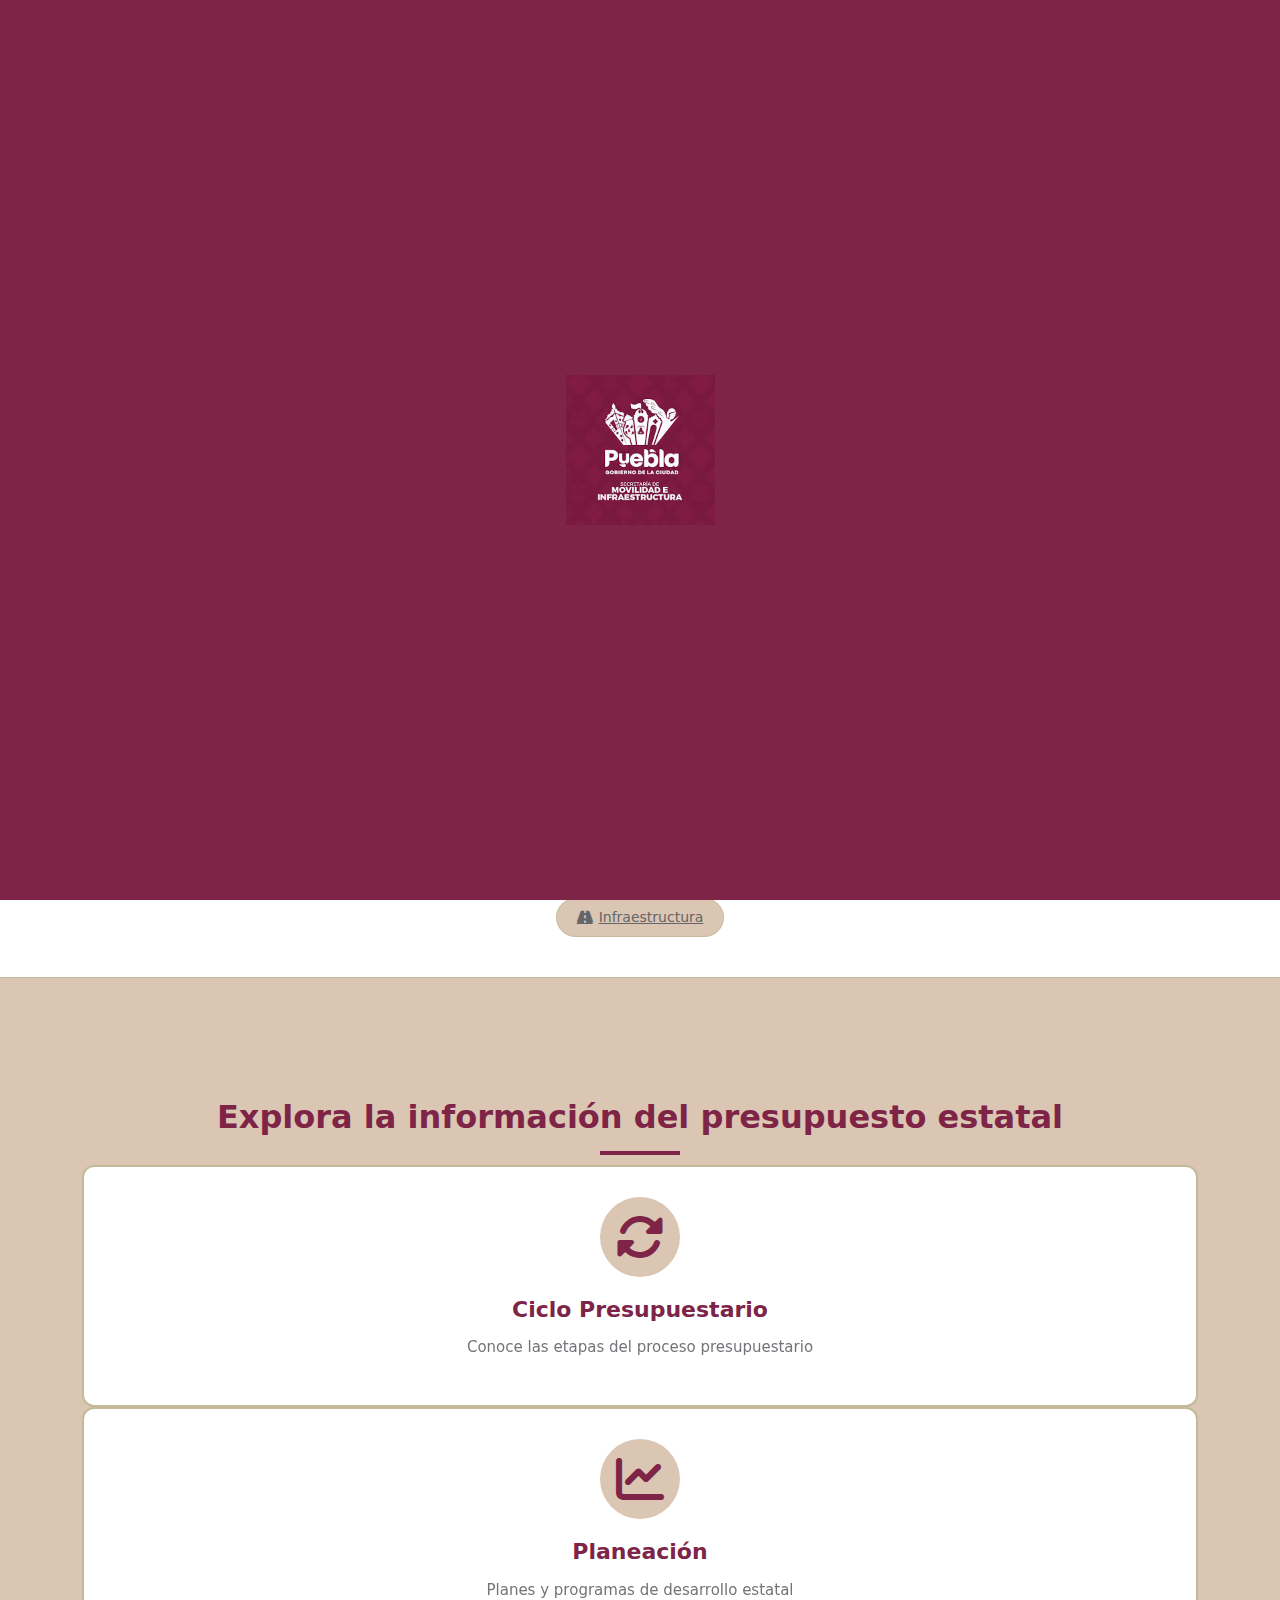
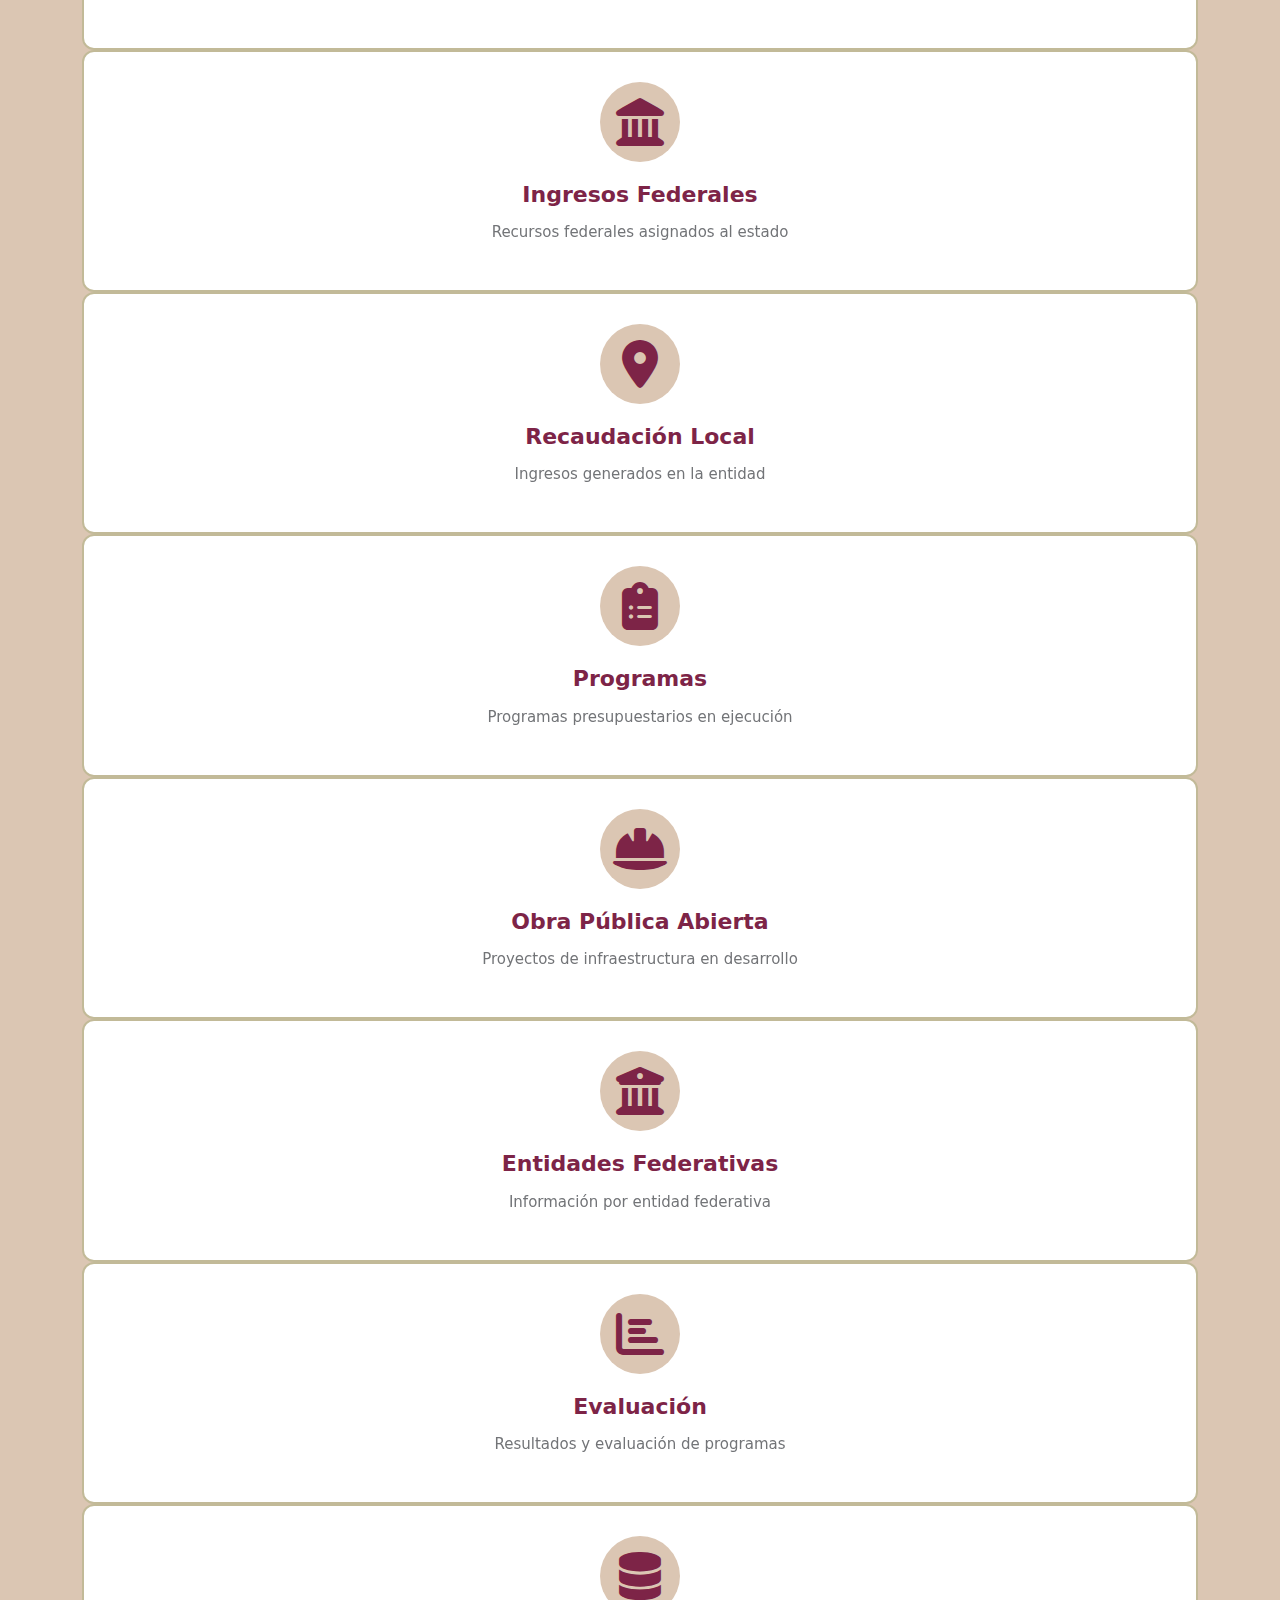
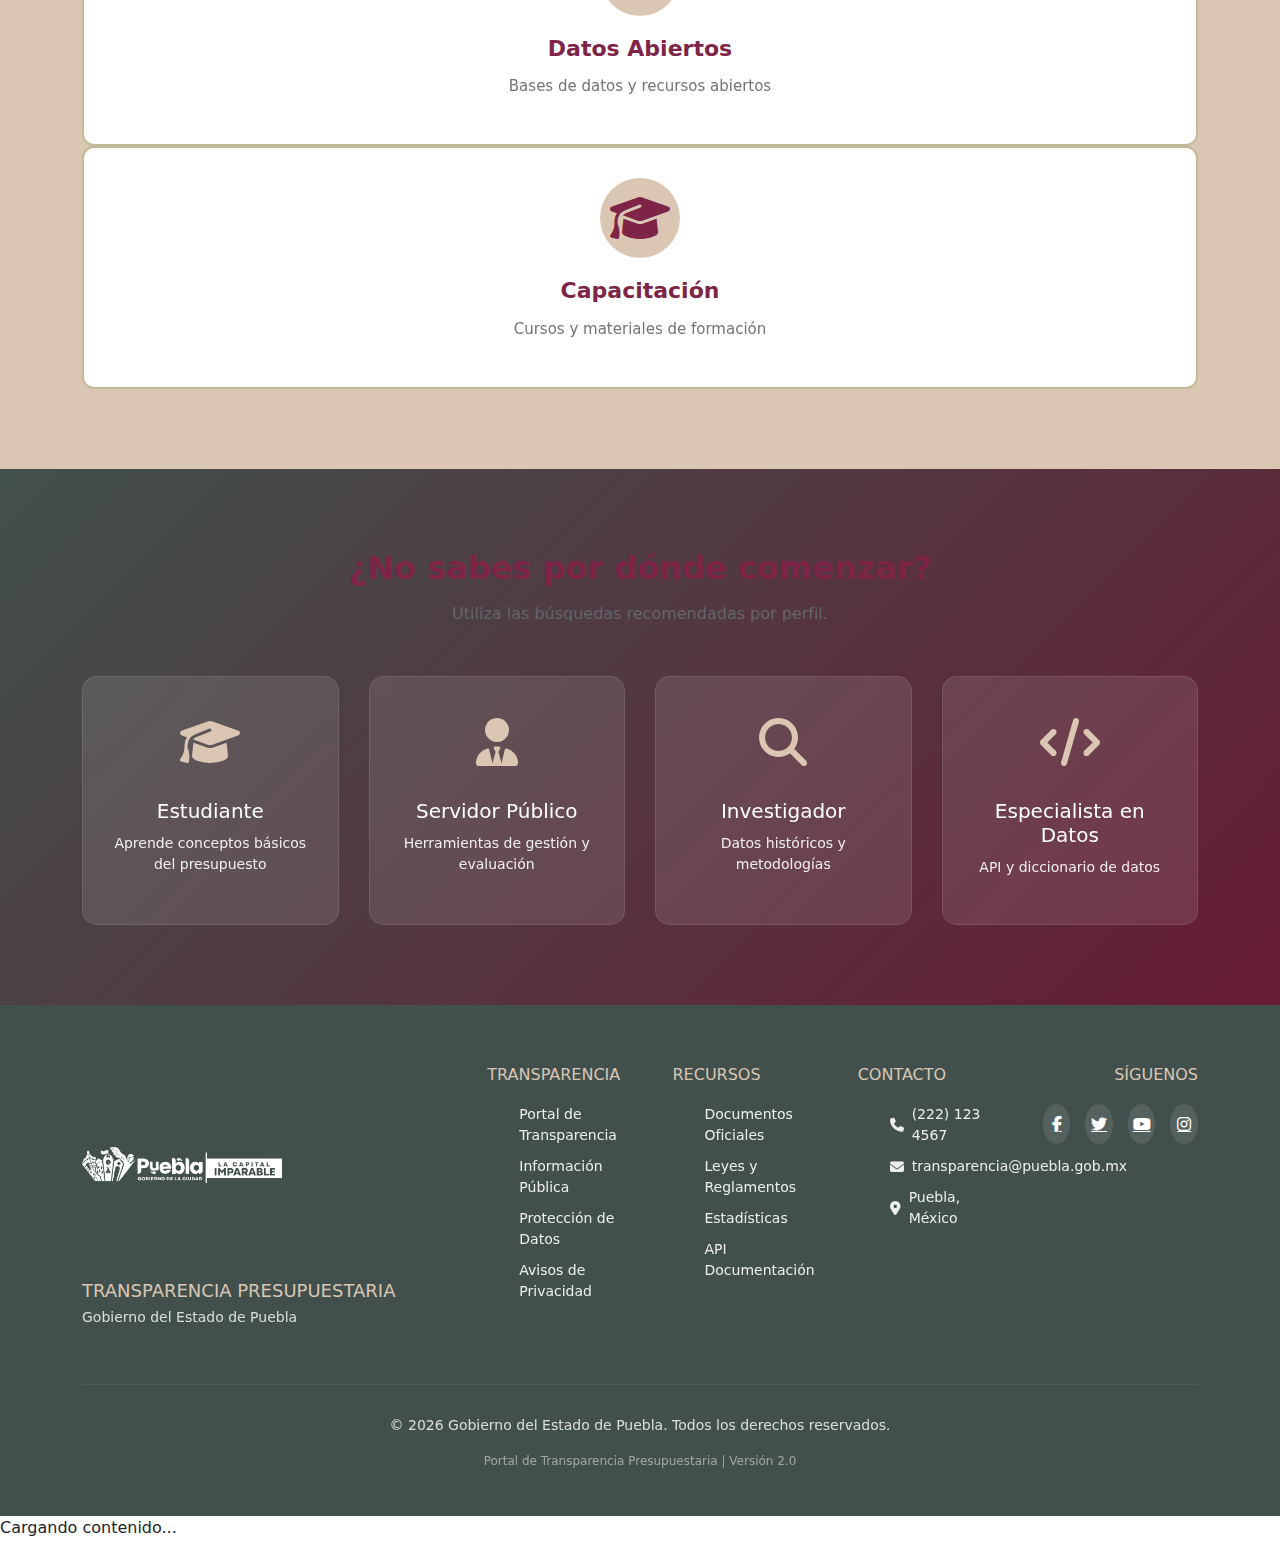
<file: Portal.html>
<!DOCTYPE html>
<html lang="es">
<head>
    <meta charset="UTF-8">
    <meta name="viewport" content="width=device-width, initial-scale=1.0">
    <title>Transparencia Presupuestaria - Gobierno de Puebla</title>
    
    <link href="https://fonts.googleapis.com/css2?family=Montserrat:wght@300;400;500;600;700&family=Poppins:wght@300;400;500;600;700&display=swap" rel="stylesheet">
    <link rel="stylesheet" href="https://cdnjs.cloudflare.com/ajax/libs/font-awesome/6.4.0/css/all.min.css">
    <link href="https://cdn.jsdelivr.net/npm/bootstrap@5.3.0/dist/css/bootstrap.min.css" rel="stylesheet">
    <link rel="stylesheet" href="styles.css">
</head>
<body>
    <!-- Preloader -->
    <div class="preloader" id="preloader">
        <div class="loader"></div>
        <img src="models/images/semo.png" alt="Cargando..." class="loader-img">
    </div>

    <!-- Barra Superior Oficial -->
    <div class="top-bar">
        <div class="container top-bar-content">
            <div class="top-left">
                <a href="#" class="top-link">
                    <i class="fas fa-landmark"></i>
                    Gobierno de Puebla
                </a>
            </div>
            <div class="top-right">
                <a href="#"><i class="fas fa-file-alt"></i> Trámites</a>
                <a href="#"><i class="fas fa-building"></i> Gobierno</a>
                <a href="#"><i class="fas fa-search"></i> Buscar</a>
                <a href="#"><i class="fas fa-question-circle"></i> Ayuda</a>
            </div>
        </div>
    </div>

    <!-- Navegación Principal Completa -->
   <nav class="main-nav">
    <div class="container nav-content">
        <div class="brand-area">
            <img src="models/images/image.png" alt="Gobierno de Puebla" class="logo-img">
            <div class="vertical-divider"></div>
            <div class="site-title">
                <span class="title-bold">TRANSPARENCIA</span>
                <span class="title-light">PRESUPUESTARIA</span>
                <span class="title-sub">Gobierno del Estado de Puebla</span>
            </div>
        </div>

        <div class="nav-links">
            
            <a href="Presupuestacion/Ciclo-Presupuestario.html" class="nav-link">
                <i class="fas fa-sync-alt"></i> CICLO PRESUPUESTARIO
            </a>
            
            <a href="Presupuestacion/Planeacion.html" class="nav-link">
                <i class="fas fa-chart-line"></i> PLANEACIÓN
            </a>
            
            <div class="dropdown">
                <a href="#ingreso" class="nav-link dropdown-toggle" id="navbarDropdownIngreso" role="button" data-toggle="dropdown">
                    <i class="fas fa-arrow-down"></i> INGRESO
                </a>
                <div class="dropdown-menu">
                    <a href="Presupuestacion/Ingresos-Federales.html" class="dropdown-item">
                        <i class="fas fa-landmark"></i> Ingresos Federales
                    </a>
                    <a href="Presupuestacion/Recaudacion-Local.html" class="dropdown-item">
                        <i class="fas fa-map-marker-alt"></i> Recaudación Local
                    </a>
                </div>
            </div>

            <div class="dropdown">
                <a href="#gasto" class="nav-link dropdown-toggle" id="navbarDropdownGasto" role="button" data-toggle="dropdown">
                    <i class="fas fa-arrow-up"></i> GASTO
                </a>
                <div class="dropdown-menu">
                    <a href="Presupuestacion/Programas.html" class="dropdown-item">
                        <i class="fas fa-clipboard-list"></i> Programas
                    </a>
                    <a href="Presupuestacion/Obra-Publica-Abierta.html" class="dropdown-item">
                        <i class="fas fa-hard-hat"></i> Obra Pública Abierta
                    </a>
                    <a href="Presupuestacion/Entidades-Federativas.html" class="dropdown-item">
                        <i class="fas fa-university"></i> Entidades Federativas
                    </a>
                    <a href="Presupuestacion/Ramo23.html" class="dropdown-item">
                        <i class="fas fa-chart-pie"></i> Ramo 23
                    </a>
                </div>
            </div>
            
            <a href="Presupuestacion/Sistema-Evaluacion-Desempeno.html" class="nav-link">
                <i class="fas fa-chart-bar"></i> EVALUACIÓN
            </a>
            
            <a href="Presupuestacion/Datos-Abiertos.html" class="nav-link">
                <i class="fas fa-database"></i> DATOS
            </a>
            
            <a href="Presupuestacion/Capacitacion.html" class="nav-link">
                <i class="fas fa-graduation-cap"></i> CAPACITACIÓN
            </a>
            
            <button class="search-icon-btn"><i class="fas fa-search"></i></button>
        </div>

        <button class="mobile-menu-btn" onclick="toggleMenu()">
            <i class="fas fa-bars"></i>
        </button>
    </div>
</nav>

    <!-- Menú Móvil -->
    <div id="mobile-menu" class="mobile-menu-container">
        <a href="#ciclo-presupuestario"><i class="fas fa-sync-alt"></i> CICLO PRESUPUESTARIO</a>
        <a href="#planeacion"><i class="fas fa-chart-line"></i> PLANEACIÓN</a>
        
        <!-- Submenú Ingreso móvil -->
        <div class="mobile-dropdown">
            <a href="#ingreso" class="mobile-dropdown-toggle">
                <i class="fas fa-arrow-down"></i> INGRESO <i class="fas fa-chevron-down"></i>
            </a>
            <div class="mobile-dropdown-menu">
                <a href="#ingresos-federales"><i class="fas fa-landmark"></i> Ingresos Federales</a>
                <a href="#recaudacion-local"><i class="fas fa-map-marker-alt"></i> Recaudación Local</a>
            </div>
        </div>
        
        <!-- Submenú Gasto móvil -->
        <div class="mobile-dropdown">
            <a href="#gasto" class="mobile-dropdown-toggle">
                <i class="fas fa-arrow-up"></i> GASTO <i class="fas fa-chevron-down"></i>
            </a>
            <div class="mobile-dropdown-menu">
                <a href="#programas"><i class="fas fa-clipboard-list"></i> Programas</a>
                <a href="#obra-publica"><i class="fas fa-hard-hat"></i> Obra Pública Abierta</a>
                <a href="#entidades-federativas"><i class="fas fa-university"></i> Entidades Federativas</a>
                <a href="#ramo-23"><i class="fas fa-chart-pie"></i> Ramo 23</a>
            </div>
        </div>
        
        <a href="#evaluacion"><i class="fas fa-chart-bar"></i> EVALUACIÓN</a>
        <a href="#datos-abiertos"><i class="fas fa-database"></i> DATOS ABIERTOS</a>
        <a href="#capacitacion"><i class="fas fa-graduation-cap"></i> CAPACITACIÓN</a>
        <a href="#tramites"><i class="fas fa-file-alt"></i> TRÁMITES</a>
        <a href="#ayuda"><i class="fas fa-question-circle"></i> AYUDA</a>
    </div>

    <!-- Carrusel de Imágenes Animado (sin barra de búsqueda) -->
    <section class="hero-carousel">
        <div class="carousel-container">
            <!-- Imágenes del carrusel -->
            <div class="carousel-slide active">
                <div class="slide-overlay"></div>
                <img src="models\images\banner_home.png" alt="Transparencia Presupuestaria" class="slide-image">
                <div class="slide-content">
                    <h1 class="slide-title">Transparencia Presupuestaria</h1>
                    <p class="slide-text">
                        El Portal de Transparencia Presupuestaria es el observatorio del gasto de la Secretaría de Hacienda y Crédito Público que promueve la rendición de cuentas y el acceso a la información en formatos abiertos para conocer el destino del gasto público.
                    </p>
                    <p>Aquí encontrarás mapas, gráficas, bases de datos, infografías y materiales de capacitación y más información relacionada con las finanzas públicas en México.</p>
                </div>
            </div>
            
            <div class="carousel-slide">
                <div class="slide-overlay"></div>
                <img src="models\images\banner_PEF2026.png" alt="Presupuesto 2026" class="slide-image">
              
            </div>
            
            <div class="carousel-slide">
                <div class="slide-overlay"></div>
                <img src="models\images\banner_3er_trimestre.png" alt="3er Trimestre" class="slide-image">
              
            </div>
            
            <div class="carousel-slide">
                <div class="slide-overlay"></div>
                <img src="models\images\banner_lineamientos.png" alt="Lineamientos" class="slide-image">
            
            </div>
            
            <!-- Controles del carrusel -->
            <button class="carousel-btn carousel-prev">
                <i class="fas fa-chevron-left"></i>
            </button>
            <button class="carousel-btn carousel-next">
                <i class="fas fa-chevron-right"></i>
            </button>
            
            <!-- Indicadores de slide -->
            <div class="carousel-indicators">
                <span class="indicator active" data-slide="0"></span>
                <span class="indicator" data-slide="1"></span>
                <span class="indicator" data-slide="2"></span>
                <span class="indicator" data-slide="3"></span>
            </div>
        </div>
    </section>

    <!-- Barra de búsqueda después del carrusel -->
    <div class="main-search-section">
        <div class="container">
            <div class="search-wrapper">
                <div class="search-container">
                    <i class="fas fa-search search-icon"></i>
                    <input type="text" placeholder="¿Qué quieres saber sobre el presupuesto?" class="main-search-input">
                    <button class="main-search-btn">
                        <i class="fas fa-search"></i> BUSCAR
                    </button>
                </div>
                <div class="search-tags">
                    <span>Búsquedas frecuentes:</span>
                    <a href="#" class="tag"><i class="fas fa-heart-pulse"></i> Salud</a>
                    <a href="#" class="tag"><i class="fas fa-graduation-cap"></i> Educación</a>
                    <a href="#" class="tag"><i class="fas fa-shield-alt"></i> Seguridad</a>
                    <a href="#" class="tag"><i class="fas fa-road"></i> Infraestructura</a>
                </div>
            </div>
        </div>
    </div>


    <!-- Sección de 10 contenedores (páginas principales) -->
    <section class="pages-section">
        <div class="container">
            <div style="text-align: center; margin-bottom: 40px;"></div>
            <h2 class="section-title">Explora la información del presupuesto estatal</h2>
            <div style="width: 80px; height: 4px; background: var(--guinda-1); margin: 10px auto;"></div>
            
            <div class="portal-grid">
                <!-- Contenedor 1: Ciclo Presupuestario -->
                <a href="Presupuestacion/Ciclo-Presupuestario.html" class="page-card" data-page="ciclo-presupuestario">
                    <div class="page-icon">
                        <i class="fas fa-sync-alt"></i>
                    </div>
                    <h3>Ciclo Presupuestario</h3>
                    <p>Conoce las etapas del proceso presupuestario</p>
                    <div class="page-hover-overlay"></div>
                </a>
                
                <!-- Contenedor 2: Planeación -->
                <a href="Presupuestacion/Planeacion.html" class="page-card" data-page="planeacion">
                    <div class="page-icon">
                        <i class="fas fa-chart-line"></i>
                    </div>
                    <h3>Planeación</h3>
                    <p>Planes y programas de desarrollo estatal</p>
                    <div class="page-hover-overlay"></div>
                </a>
                
                <!-- Contenedor 3: Ingresos Federales -->
                <a href="Presupuestacion/Ingresos-Federales.html" class="page-card" data-page="ingresos-federales">
                    <div class="page-icon">
                        <i class="fas fa-landmark"></i>
                    </div>
                    <h3>Ingresos Federales</h3>
                    <p>Recursos federales asignados al estado</p>
                    <div class="page-hover-overlay"></div>
                </a>
                
                <!-- Contenedor 4: Recaudación Local -->
                <a href="Presupuestacion/Recaudacion-Local.html" class="page-card" data-page="recaudacion-local">
                    <div class="page-icon">
                        <i class="fas fa-map-marker-alt"></i>
                    </div>
                    <h3>Recaudación Local</h3>
                    <p>Ingresos generados en la entidad</p>
                    <div class="page-hover-overlay"></div>
                </a>
                
                <!-- Contenedor 5: Programas -->
                <a href="Presupuestacion/Programas.html" class="page-card" data-page="programas">
                    <div class="page-icon">
                        <i class="fas fa-clipboard-list"></i>
                    </div>
                    <h3>Programas</h3>
                    <p>Programas presupuestarios en ejecución</p>
                    <div class="page-hover-overlay"></div>
                </a>
                
                <!-- Contenedor 6: Obra Pública Abierta -->
                <a href="Presupuestacion/Obra-Publica-Abierta.html" class="page-card" data-page="obra-publica">
                    <div class="page-icon">
                        <i class="fas fa-hard-hat"></i>
                    </div>
                    <h3>Obra Pública Abierta</h3>
                    <p>Proyectos de infraestructura en desarrollo</p>
                    <div class="page-hover-overlay"></div>
                </a>
                
                <!-- Contenedor 7: Entidades Federativas -->
                <a href="Presupuestacion/Entidades-Federativas.html" class="page-card" data-page="entidades-federativas">
                    <div class="page-icon">
                        <i class="fas fa-university"></i>
                    </div>
                    <h3>Entidades Federativas</h3>
                    <p>Información por entidad federativa</p>
                    <div class="page-hover-overlay"></div>
                </a>
                
                <!-- Contenedor 8: Evaluación -->
                <a href="Presupuestacion/Sistema-Evaluacion-Desempeno.html" class="page-card" data-page="evaluacion">
                    <div class="page-icon">
                        <i class="fas fa-chart-bar"></i>
                    </div>
                    <h3>Evaluación</h3>
                    <p>Resultados y evaluación de programas</p>
                    <div class="page-hover-overlay"></div>
                </a>
                
                <!-- Contenedor 9: Datos Abiertos -->
                <a href="Presupuestacion/Datos-Abiertos.html" class="page-card">
                 <div class="page-icon">
                  <i class="fas fa-database"></i>
                  </div>
                  <h3>Datos Abiertos</h3>
                     <p>Bases de datos y recursos abiertos</p>
                  <div class="page-hover-overlay"></div>
                </a>
                
                <!-- Contenedor 10: Capacitación -->
                 <a href="Presupuestacion/Capacitacion.html" class="page-card">
                    <div class="page-icon">
                        <i class="fas fa-graduation-cap"></i>
                    </div>
                    <h3>Capacitación</h3>
                    <p>Cursos y materiales de formación</p>
                    <div class="page-hover-overlay"></div>
                </a>
            </div>
        </div>
    </section>

    <!-- Sección de Perfiles Mejorada -->
    <section class="profiles-section">
        <div class="container">
            <h2 class="section-title">¿No sabes por dónde comenzar?</h2>
            <p class="section-subtitle">Utiliza las búsquedas recomendadas por perfil.</p>

            <div class="profiles-grid">
                <div class="profile-card" data-profile="estudiante">
                    <div class="profile-icon">
                        <i class="fas fa-graduation-cap"></i>
                    </div>
                    <h3>Estudiante</h3>
                    <p>Aprende conceptos básicos del presupuesto</p>
                </div>
                <div class="profile-card" data-profile="servidor">
                    <div class="profile-icon">
                        <i class="fas fa-user-tie"></i>
                    </div>
                    <h3>Servidor Público</h3>
                    <p>Herramientas de gestión y evaluación</p>
                </div>
                <div class="profile-card" data-profile="investigador">
                    <div class="profile-icon">
                        <i class="fas fa-search"></i>
                    </div>
                    <h3>Investigador</h3>
                    <p>Datos históricos y metodologías</p>
                </div>
                <div class="profile-card" data-profile="desarrollador">
                    <div class="profile-icon">
                        <i class="fas fa-code"></i>
                    </div>
                    <h3>Especialista en Datos</h3>
                    <p>API y diccionario de datos</p>
                </div>
            </div>

            <div class="faq-panel" id="faqPanel">
                <div class="faq-content" id="faqContent"></div>
            </div>
        </div>
    </section>

    <!-- Footer Mejorado -->
    <footer class="footer-section">
        <div class="container">
            <div class="footer-content">
                <div class="footer-brand">
                    <div class="footer-logo-placeholder">
                        <img src="models/images/image.png" alt="Gobierno de Puebla" class="footer-logo-img">
                    </div>
                    <div class="footer-titles">
                        <h4>TRANSPARENCIA PRESUPUESTARIA</h4>
                        <p>Gobierno del Estado de Puebla</p>
                    </div>
                </div>
                
                <div class="footer-columns">
                    <div class="footer-column">
                        <h5>Transparencia</h5>
                        <ul>
                            <li><a href="#">Portal de Transparencia</a></li>
                            <li><a href="#">Información Pública</a></li>
                            <li><a href="#">Protección de Datos</a></li>
                            <li><a href="#">Avisos de Privacidad</a></li>
                        </ul>
                    </div>
                    <div class="footer-column">
                        <h5>Recursos</h5>
                        <ul>
                            <li><a href="#">Documentos Oficiales</a></li>
                            <li><a href="#">Leyes y Reglamentos</a></li>
                            <li><a href="#">Estadísticas</a></li>
                            <li><a href="#">API Documentación</a></li>
                        </ul>
                    </div>
                    <div class="footer-column">
                        <h5>Contacto</h5>
                        <ul>
                            <li><i class="fas fa-phone"></i> (222) 123 4567</li>
                            <li><i class="fas fa-envelope"></i> transparencia@puebla.gob.mx</li>
                            <li><i class="fas fa-map-marker-alt"></i> Puebla, México</li>
                        </ul>
                    </div>
                    <div class="footer-column" style="text-align: right;">
                        <h5>Síguenos</h5>
                        <div class="social-icons" style="text-align: right;">
                            <a href="#"><i class="fab fa-facebook-f"></i></a>
                            <a href="#"><i class="fab fa-twitter"></i></a>
                            <a href="#"><i class="fab fa-youtube"></i></a>
                            <a href="#"><i class="fab fa-instagram"></i></a>
                        </div>
                    </div>
                </div>
            </div>
            
            <div class="footer-bottom">
                <p>&copy; 2026 Gobierno del Estado de Puebla. Todos los derechos reservados.</p>
                <p class="footer-version">Portal de Transparencia Presupuestaria | Versión 2.0</p>
            </div>
        </div>
    </footer>

    <!-- Modal para cargar páginas -->
    <div class="page-loader" id="pageLoader">
        <div class="page-loader-content">
            <div class="page-loader-spinner"></div>
            <p class="page-loader-text">Cargando contenido...</p>
        </div>
    </div>
    <link href="https://cdn.jsdelivr.net/npm/bootstrap@5.3.0/dist/css/bootstrap.min.css" rel="stylesheet">
    <script src="script.js"></script>
</body>
</html>
</file>
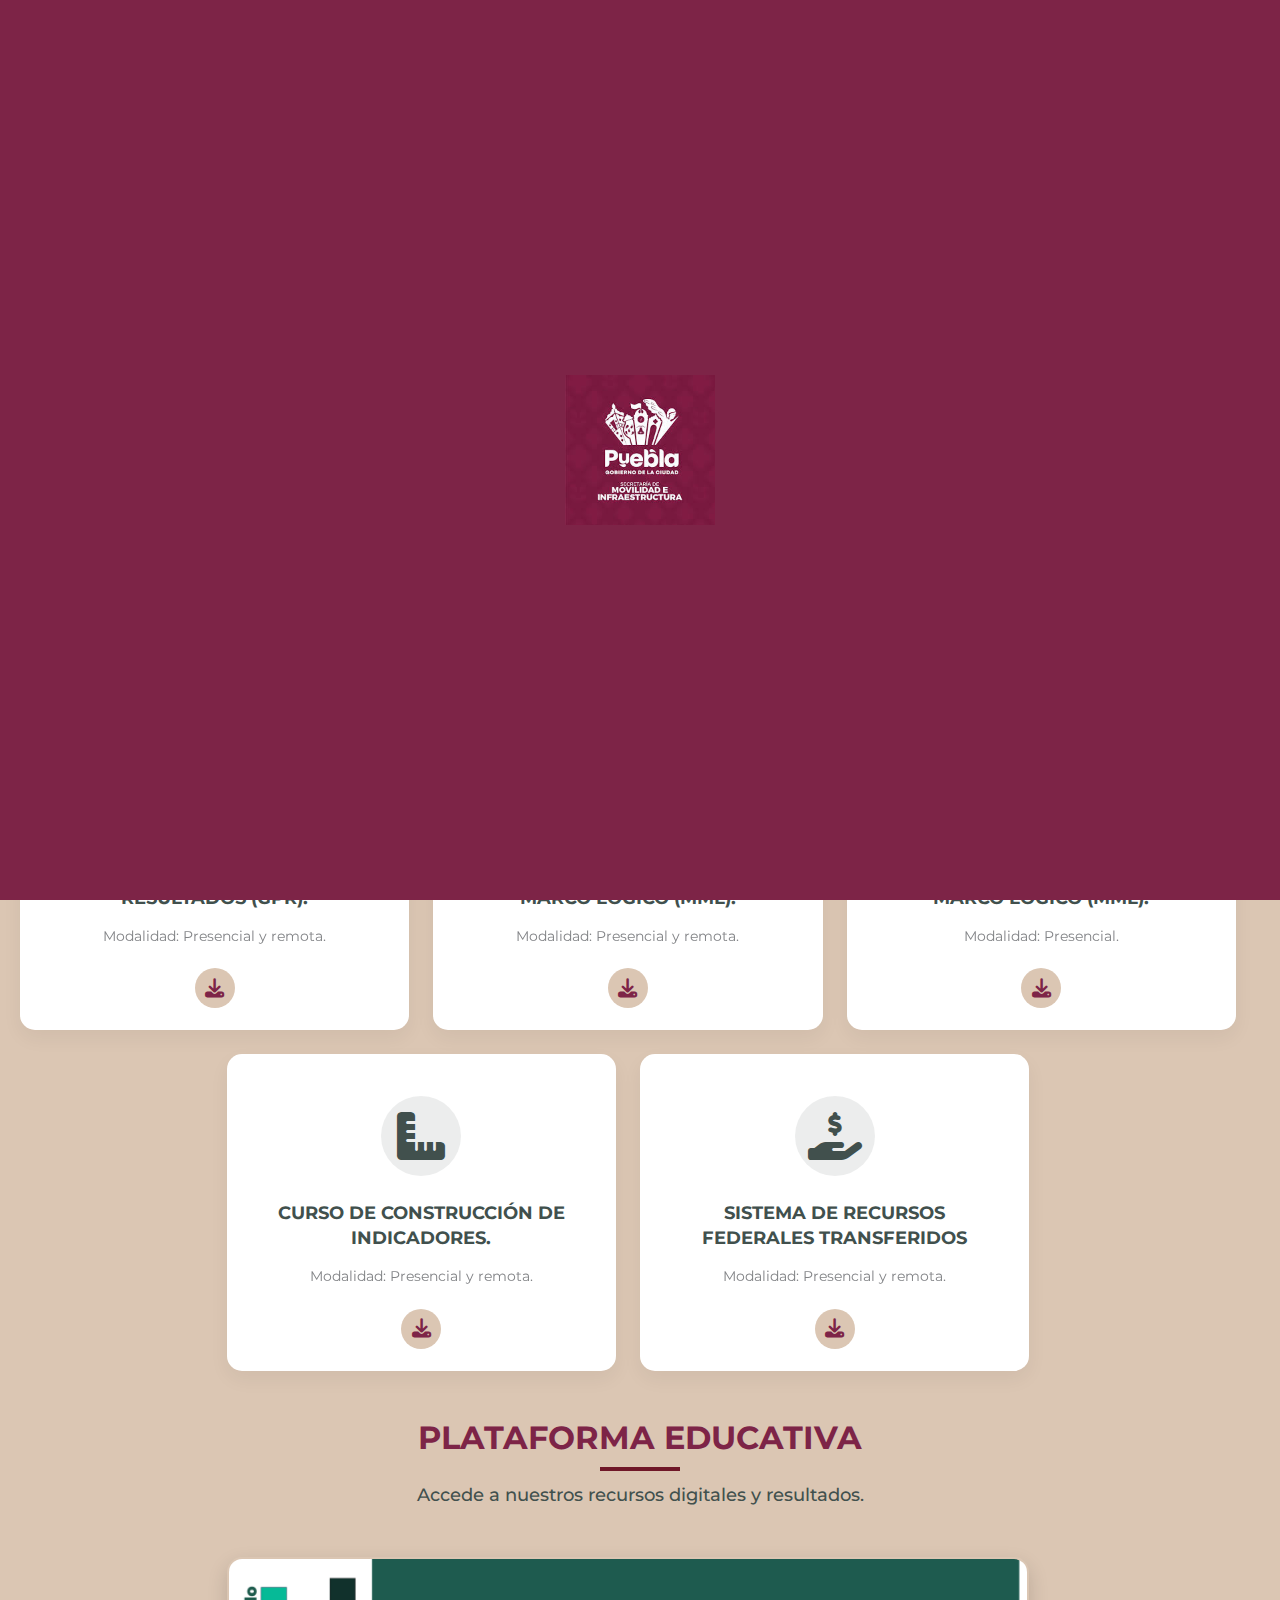
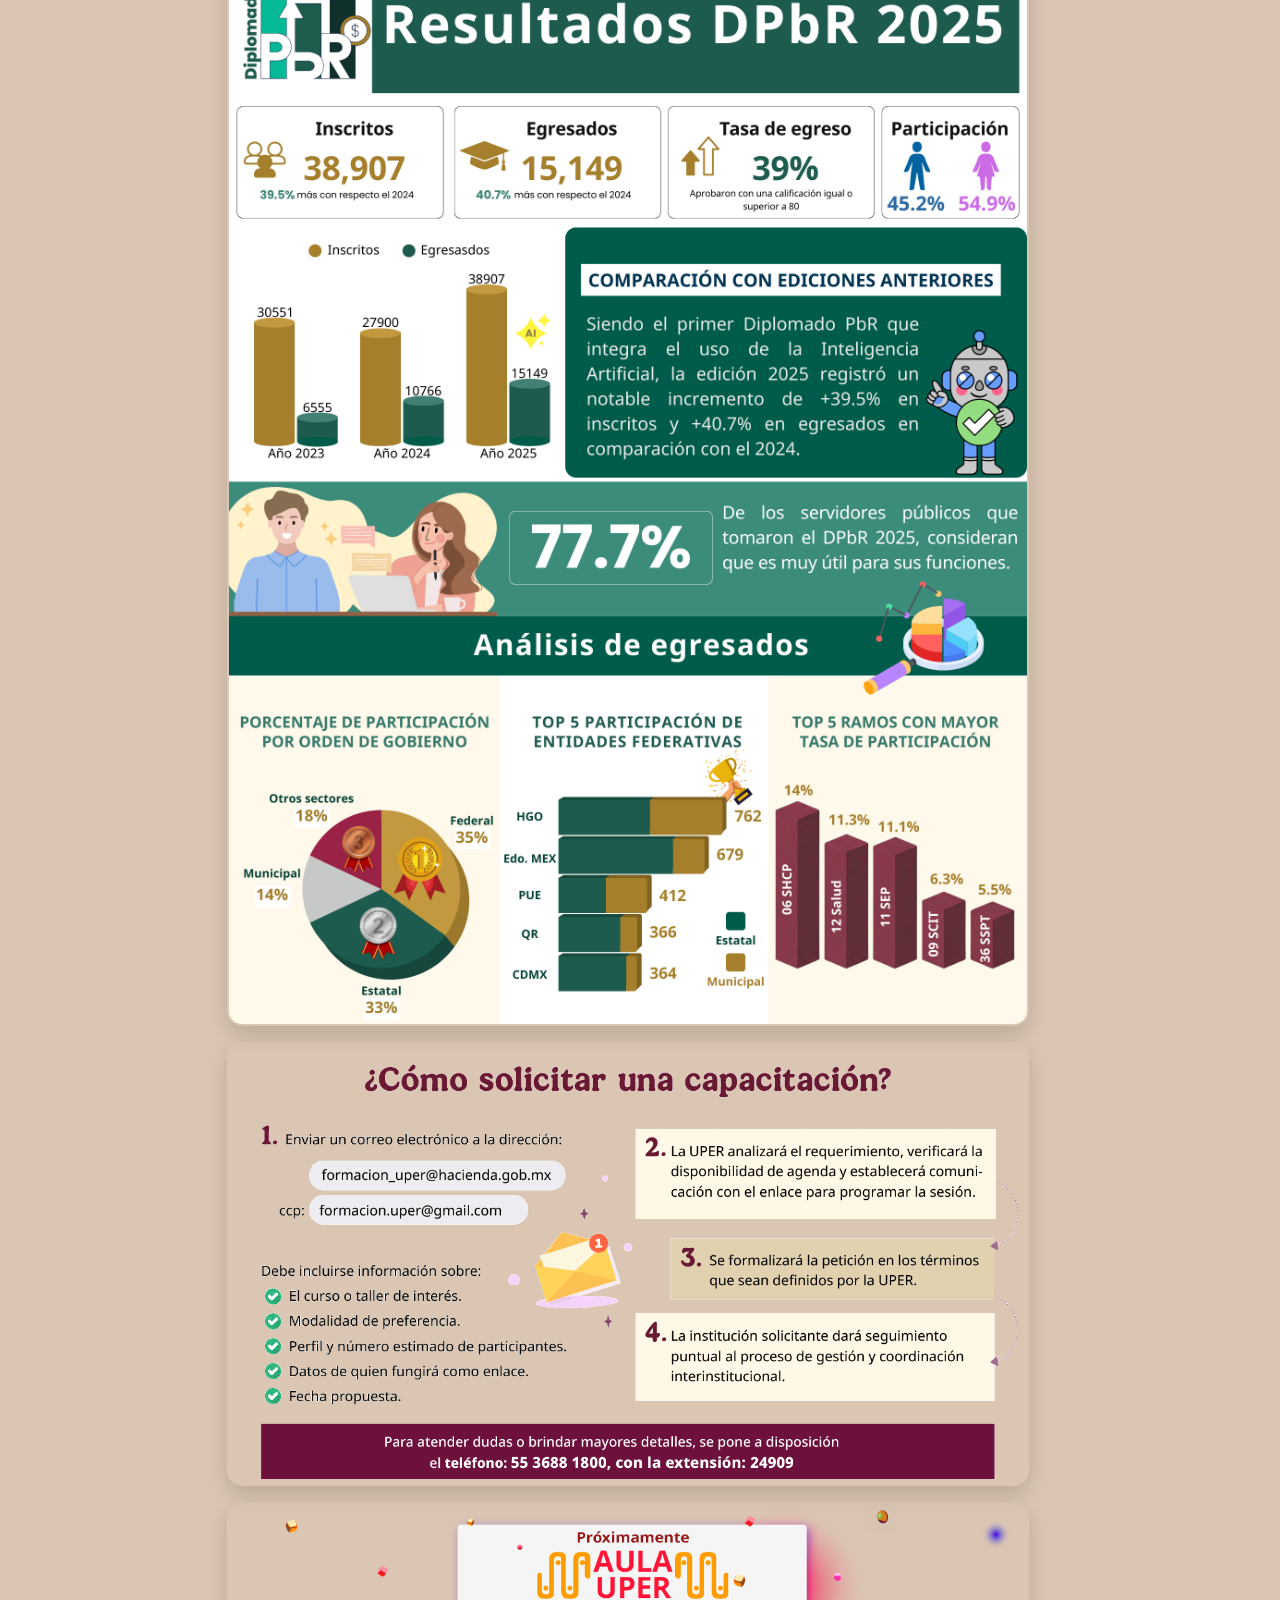
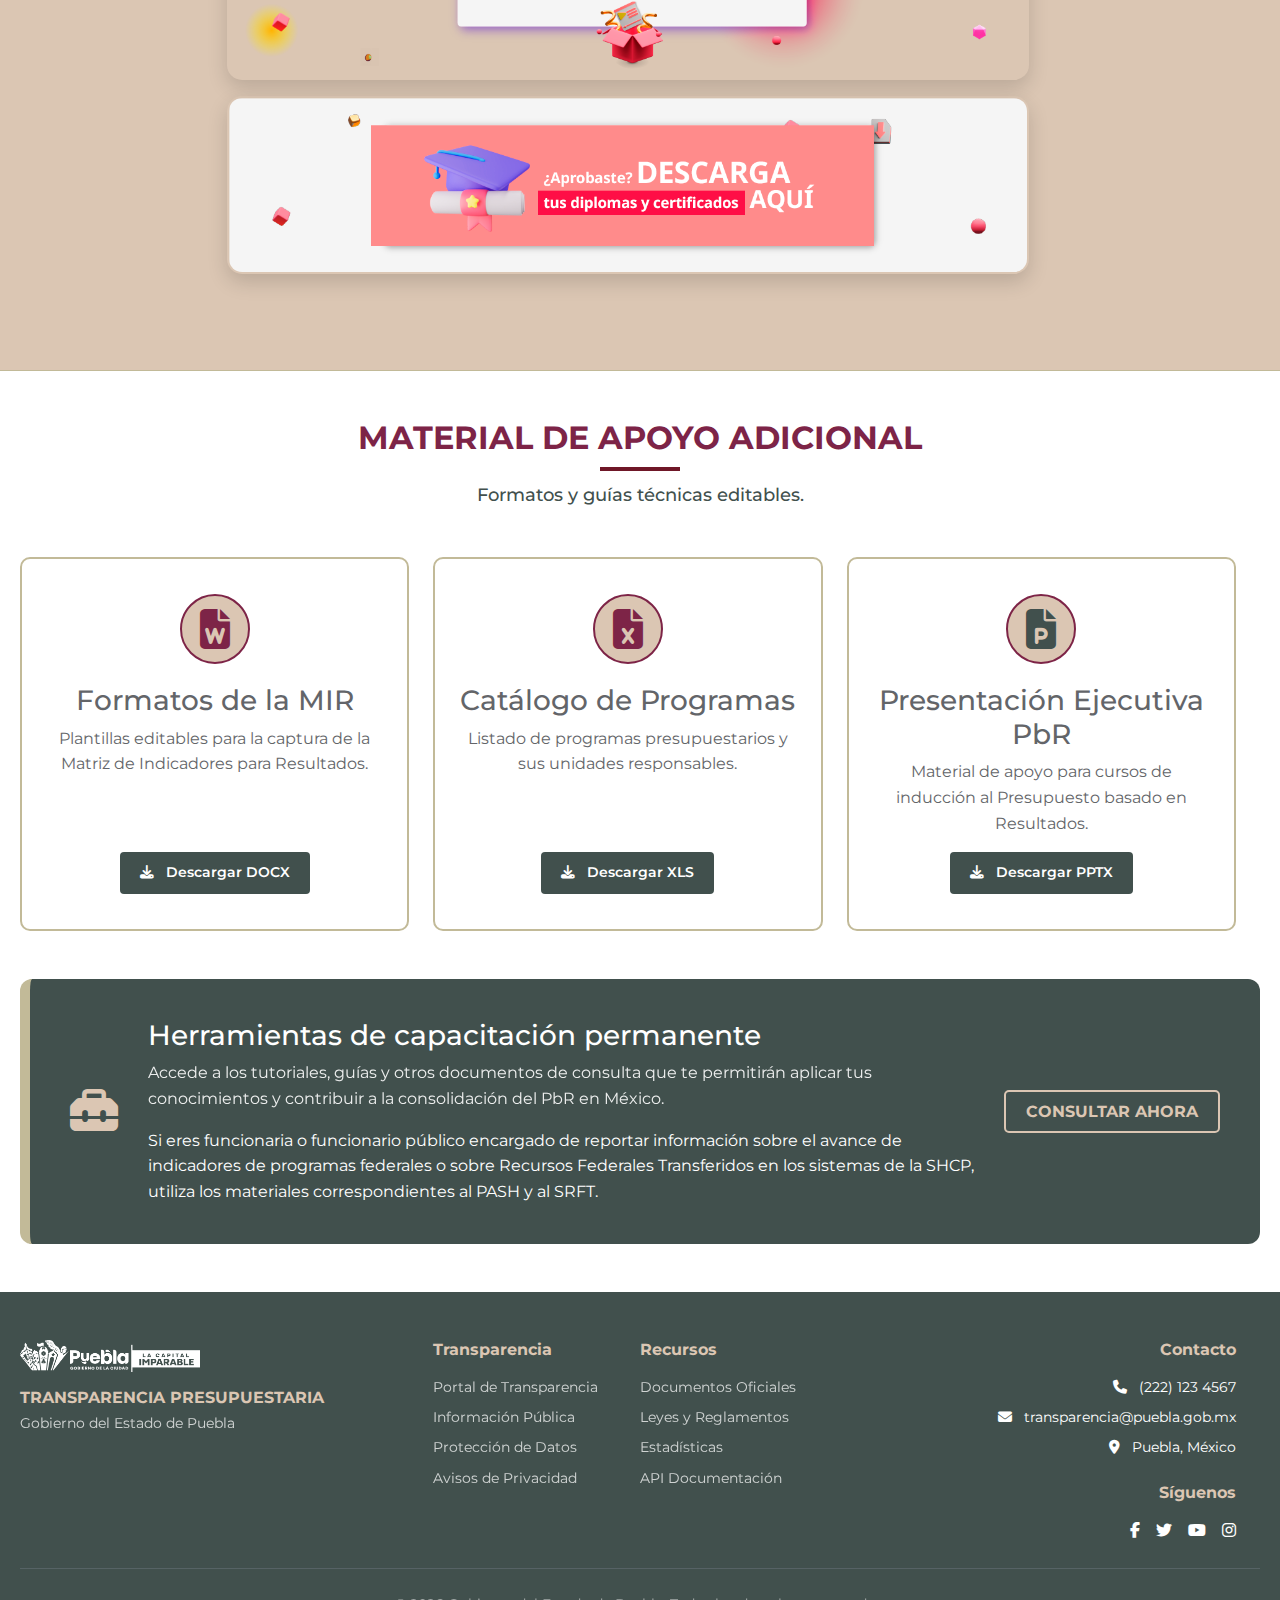
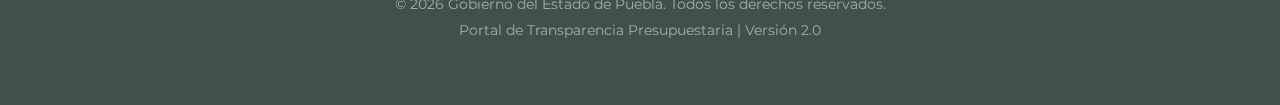
<file: Presupuestacion/Capacitacion.html>
<!DOCTYPE html>
<html lang="es">
<head>
    <meta charset="UTF-8">
    <meta name="viewport" content="width=device-width, initial-scale=1.0">
    <title>Capacitación - Transparencia Presupuestaria Puebla</title>
    
    <link href="https://cdn.jsdelivr.net/npm/bootstrap@5.3.0/dist/css/bootstrap.min.css" rel="stylesheet">
    
    <link href="https://fonts.googleapis.com/css2?family=Montserrat:wght@300;400;500;600;700&family=Poppins:wght@300;400;500;600;700&display=swap" rel="stylesheet">
    <link rel="stylesheet" href="https://cdnjs.cloudflare.com/ajax/libs/font-awesome/6.4.0/css/all.min.css">
    <link rel="stylesheet" href="../styles.css">
    
    <style>
        /* --- ESTILOS PERSONALIZADOS MANTENIDOS --- */
        
        body {
            background-color: var(--crema-4); 
            color: var(--gris-2);
        }

        /* Top Bar */
        .top-bar {
            background-color: var(--guinda-1);
            border-bottom: 1px solid rgba(255,255,255,0.1);
            font-size: 0.85rem;
        }

        /* Navbar Styles */
        .main-nav {
            background-color: #fff;
            border-bottom: 4px solid var(--dorado-8);
        }
        
        .nav-link {
            color: var(--gris-2) !important;
            font-weight: 600;
            font-size: 0.8rem;
            padding: 10px 15px !important;
            transition: all 0.3s;
        }
        
        .nav-link:hover, .dropdown-item:hover {
            color: var(--guinda-1) !important;
            background-color: rgba(219, 198, 179, 0.2);
        }

        .dropdown-menu {
            border-top: 4px solid var(--guinda-1);
            border-radius: 0 0 8px 8px;
        }

        /* Header */
        .page-header {
            background: linear-gradient(135deg, var(--guinda-1), var(--verde-3)), url('../models/images/banner_home.png');
            background-size: cover;
            background-position: center;
            background-blend-mode: multiply;
            color: var(--blanco);
            padding: 120px 0 80px;
            text-align: center;
            clip-path: polygon(0 0, 100% 0, 100% 90%, 0 100%);
            margin-bottom: 40px;
            border-bottom: 5px solid var(--dorado-8);
        }
        
        .page-header h1 {
            font-size: 3.5rem;
            font-weight: 700;
            margin-bottom: 15px;
            text-transform: uppercase;
            letter-spacing: 2px;
            text-shadow: 2px 2px 0px var(--verde-3);
        }

        .section-title {
            color: var(--guinda-1);
            font-weight: 700;
            position: relative;
            display: inline-block;
            margin-bottom: 10px;
            text-transform: uppercase;
        }
        
        .section-title::after {
            content: ''; display: block; width: 80px; height: 4px;
            background: var(--marron-6); margin: 10px auto 0;
        }

        .section-subtitle {
            color: var(--verde-3);
            font-size: 1.1rem;
            font-weight: 500;
            max-width: 700px;
            margin: 0 auto 40px;
        }

        /* Tarjetas de Normatividad / Cursos */
        .normativity-card {
            background: var(--blanco);
            border-radius: 15px;
            padding: 40px 30px;
            box-shadow: 0 8px 20px rgba(0,0,0,0.05);
            text-decoration: none;
            color: var(--gris-2);
            position: relative;
            border: 2px solid transparent;
            transition: all 0.3s ease;
            display: flex;
            flex-direction: column;
            align-items: center;
            text-align: center;
            height: 100%; /* Para igualar alturas en el grid */
        }

        .normativity-card:hover {
            transform: translateY(-8px);
            border-color: var(--guinda-1);
            box-shadow: 0 15px 40px rgba(125, 36, 71, 0.15);
        }

        .norm-icon {
            font-size: 3rem;
            color: var(--verde-3);
            margin-bottom: 25px;
            background: rgba(65, 80, 77, 0.1);
            width: 80px; height: 80px;
            display: flex; align-items: center; justify-content: center;
            border-radius: 50%;
        }

        .norm-title {
            font-weight: 700;
            font-size: 1.1rem;
            margin-bottom: 15px;
            color: var(--verde-3);
            text-transform: uppercase;
            line-height: 1.4;
        }

        .norm-desc {
            font-size: 0.9rem;
            opacity: 0.8;
            margin-bottom: 40px;
        }

        .download-indicator {
            position: absolute; bottom: 20px; left: 0; right: 0; margin: auto;
            width: 40px; height: 40px; border-radius: 50%;
            background: var(--crema-4); color: var(--guinda-1);
            display: flex; align-items: center; justify-content: center;
            font-size: 1.2rem; transition: all 0.3s;
        }

        .normativity-card:hover .download-indicator {
            background: var(--guinda-1); color: var(--blanco); transform: scale(1.1);
        }

        /* Botones de Imagen */
        .img-btn-link {
            display: block;
            border-radius: 15px;
            overflow: hidden;
            box-shadow: 0 8px 20px rgba(0,0,0,0.15);
            transition: all 0.3s;
            border: 2px solid transparent;
        }

        .img-btn-link:hover {
            transform: translateY(-5px) scale(1.01);
            border-color: var(--dorado-8);
        }

        .img-btn { width: 100%; height: auto; display: block; }

        /* Tarjetas de Recursos (Abajo) */
        .resource-card {
            background: var(--blanco);
            border: 2px solid var(--dorado-8);
            border-radius: 10px;
            padding: 35px 25px;
            transition: all 0.3s ease;
            display: flex; flex-direction: column; align-items: center; text-align: center;
            height: 100%;
        }

        .resource-card:hover {
            border-color: var(--guinda-1);
            transform: translateY(-5px);
            box-shadow: 10px 10px 0px rgba(194, 186, 152, 0.5);
        }

        .resource-icon {
            font-size: 2.5rem;
            margin-bottom: 20px;
            background: var(--crema-4);
            width: 70px; height: 70px;
            display: flex; align-items: center; justify-content: center;
            border-radius: 50%;
            border: 2px solid var(--guinda-1);
        }

        .btn-download {
            background-color: var(--verde-3);
            color: var(--blanco);
            padding: 10px 20px;
            text-decoration: none;
            border-radius: 4px;
            font-weight: 600;
            font-size: 0.85rem;
            transition: all 0.3s ease;
            margin-top: auto; /* Empuja el botón al fondo */
        }

        .btn-download:hover {
            background-color: var(--vino-5);
            color: var(--crema-4);
        }

        /* Featured Box */
        .featured-box {
            background-color: var(--verde-3);
            color: var(--blanco);
            border-radius: 12px;
            padding: 40px;
            display: flex;
            align-items: center;
            gap: 30px;
            border-left: 10px solid var(--dorado-8);
        }
        
        .featured-icon { font-size: 3rem; color: var(--crema-4); }
        .btn-outline {
            border: 2px solid var(--crema-4);
            color: var(--crema-4);
            padding: 10px 20px;
            text-decoration: none;
            font-weight: bold;
            border-radius: 5px;
            transition: 0.3s;
            white-space: nowrap;
        }
        .btn-outline:hover { background: var(--crema-4); color: var(--verde-3); }

        /* Responsive adjustments for featured box */
        @media (max-width: 991px) {
            .featured-box { flex-direction: column; text-align: center; }
        }

        /* Preloader */
        .preloader {
            position: fixed; top: 0; left: 0; width: 100%; height: 100%;
            background: var(--guinda-1);
            display: flex; justify-content: center; align-items: center;
            z-index: 9999; transition: opacity 0.5s ease, visibility 0.5s ease;
        }
        .preloader.hidden { opacity: 0; visibility: hidden; }
        .loader-img { width: 150px; animation: latido 2s infinite ease-in-out; }
        @keyframes latido { 0%, 100% { transform: scale(1); } 50% { transform: scale(1.1); } }
    </style>
</head>
<body>

    <div class="preloader" id="preloader">
        <img src="../models/images/semo.png" alt="Cargando..." class="loader-img">
    </div>

    <div class="top-bar">
        <div class="container d-flex justify-content-between align-items-center py-2">
            <div class="top-left">
                <a href="../Portal.html" class="text-white text-decoration-none small">
                    <i class="fas fa-landmark me-2"></i> Gobierno de Puebla
                </a>
            </div>
            <div class="top-right d-flex gap-3">
                <a href="#" class="text-white text-decoration-none small"><i class="fas fa-file-alt"></i> Trámites</a>
                <a href="#" class="text-white text-decoration-none small"><i class="fas fa-building"></i> Gobierno</a>
                <a href="#" class="text-white text-decoration-none small"><i class="fas fa-search"></i> Buscar</a>
            </div>
        </div>
    </div>

    <nav class="navbar navbar-expand-xl sticky-top main-nav shadow-sm p-0">
        <div class="container nav-content py-2">
            
            <a class="navbar-brand d-flex align-items-center" href="../Portal.html">
                <img src="../models/images/image.png" alt="Gobierno de Puebla" class="logo-img me-3" style="height: 50px;">
                <div class="d-none d-lg-block lh-1">
                    <span class="d-block fw-bold text-guinda" style="color: var(--guinda-1); letter-spacing: 1px;">TRANSPARENCIA</span>
                    <span class="d-block fw-light text-muted">PRESUPUESTARIA</span>
                    <span class="d-block text-muted" style="font-size: 10px;">Gobierno del Estado de Puebla</span>
                </div>
            </a>

            <button class="navbar-toggler border-0" type="button" data-bs-toggle="collapse" data-bs-target="#navbarContent" aria-controls="navbarContent" aria-expanded="false" aria-label="Navegación">
                <span class="fas fa-bars fs-2" style="color: var(--guinda-1);"></span>
            </button>

            <div class="collapse navbar-collapse justify-content-end" id="navbarContent">
                <ul class="navbar-nav align-items-center text-uppercase fw-bold">
                    
                    <li class="nav-item">
                        <a href="../Presupuestacion/Ciclo-Presupuestario.html" class="nav-link">
                            <i class="fas fa-sync-alt me-1"></i> CICLO
                        </a>
                    </li>
                    
                    <li class="nav-item">
                        <a href="../Presupuestacion/Planeacion.html" class="nav-link">
                            <i class="fas fa-chart-line me-1"></i> PLANEACIÓN
                        </a>
                    </li>
                    
                    <li class="nav-item dropdown">
                        <a class="nav-link dropdown-toggle" href="#" role="button" data-bs-toggle="dropdown" aria-expanded="false">
                            <i class="fas fa-arrow-down me-1"></i> INGRESO
                        </a>
                        <ul class="dropdown-menu shadow">
                            <li><a class="dropdown-item py-2" href="../Presupuestacion/Ingresos-Federales.html"><i class="fas fa-landmark me-2"></i> Ingresos Federales</a></li>
                            <li><a class="dropdown-item py-2" href="../Presupuestacion/Recaudacion-Local.html"><i class="fas fa-map-marker-alt me-2"></i> Recaudación Local</a></li>
                        </ul>
                    </li>

                    <li class="nav-item dropdown">
                        <a class="nav-link dropdown-toggle" href="#" role="button" data-bs-toggle="dropdown" aria-expanded="false">
                            <i class="fas fa-arrow-up me-1"></i> GASTO
                        </a>
                        <ul class="dropdown-menu shadow">
                            <li><a class="dropdown-item py-2" href="../Presupuestacion/Programas.html"><i class="fas fa-clipboard-list me-2"></i> Programas</a></li>
                            <li><a class="dropdown-item py-2" href="../Presupuestacion/Obra-Publica-Abierta.html"><i class="fas fa-hard-hat me-2"></i> Obra Pública</a></li>
                            <li><a class="dropdown-item py-2" href="../Presupuestacion/Entidades-Federativas.html"><i class="fas fa-university me-2"></i> Entidades Federativas</a></li>
                            <li><a class="dropdown-item py-2" href="../Presupuestacion/Ramo23.html"><i class="fas fa-chart-pie me-2"></i> Ramo 23</a></li>
                        </ul>
                    </li>
                    
                    <li class="nav-item">
                        <a href="../Presupuestacion/Sistema-Evaluacion-Desempeno.html" class="nav-link">
                            <i class="fas fa-chart-bar me-1"></i> EVALUACIÓN
                        </a>
                    </li>
                    
                    <li class="nav-item">
                        <a href="../Presupuestacion/Datos-Abiertos.html" class="nav-link">
                            <i class="fas fa-database me-1"></i> DATOS
                        </a>
                    </li>
                    
                    <li class="nav-item">
                        <a href="../Presupuestacion/Capacitacion.html" class="nav-link">
                            <i class="fas fa-graduation-cap me-1"></i> CAPACITACIÓN
                        </a>
                    </li>
                    
                    <li class="nav-item ms-lg-2">
                        <button class="btn border-0 text-secondary fs-5"><i class="fas fa-search"></i></button>
                    </li>
                </ul>
            </div>
        </div>
    </nav>

    <header class="page-header">
        <div class="container">
            <h1>Capacitación</h1>
            <p style="font-size: 1.2rem; max-width: 800px; margin: 0 auto;">
                Fortalecimiento institucional orientado a resultados. Conoce nuestros cursos, talleres y material didáctico.
            </p>
        </div>
    </header>

    <section class="section-padding py-5">
        <div class="container">

            <div class="text-center mb-5">
                <h2 class="section-title">Manuales y Cursos</h2>
                <p class="section-subtitle">Material didáctico disponible para descarga.</p>
            </div>

            <div class="row g-4 justify-content-center mb-5">
                
                <div class="col-md-6 col-lg-4">
                    <a href="../PDF'S/curso_gpr.pdf" class="normativity-card" target="_blank">
                        <div class="norm-icon"><i class="fas fa-chart-line"></i></div>
                        <h3 class="norm-title">Curso de Gestión para Resultados (GpR).</h3>
                        <p class="norm-desc">Modalidad: Presencial y remota.</p>
                        <div class="download-indicator"><i class="fas fa-download"></i></div>
                    </a>
                </div>

                <div class="col-md-6 col-lg-4">
                    <a href="../PDF'S/curso_mml.pdf" class="normativity-card" target="_blank">
                        <div class="norm-icon"><i class="fas fa-project-diagram"></i></div>
                        <h3 class="norm-title">Curso de Metodología de Marco Lógico (MML).</h3>
                        <p class="norm-desc">Modalidad: Presencial y remota.</p>
                        <div class="download-indicator"><i class="fas fa-download"></i></div>
                    </a>
                </div>

                <div class="col-md-6 col-lg-4">
                    <a href="../PDF'S/taller_mml.pdf" class="normativity-card" target="_blank">
                        <div class="norm-icon"><i class="fas fa-chalkboard-teacher"></i></div>
                        <h3 class="norm-title">Taller de Metodología de Marco Lógico (MML).</h3>
                        <p class="norm-desc">Modalidad: Presencial.</p>
                        <div class="download-indicator"><i class="fas fa-download"></i></div>
                    </a>
                </div>

                <div class="col-md-6 col-lg-4">
                    <a href="../PDF'S/curso_indicadores.pdf" class="normativity-card" target="_blank">
                        <div class="norm-icon"><i class="fas fa-ruler-combined"></i></div>
                        <h3 class="norm-title">Curso de Construcción de Indicadores.</h3>
                        <p class="norm-desc">Modalidad: Presencial y remota.</p>
                        <div class="download-indicator"><i class="fas fa-download"></i></div>
                    </a>
                </div>

                <div class="col-md-6 col-lg-4">
                    <a href="../PDF'S/sistema_recursos.pdf" class="normativity-card" target="_blank">
                        <div class="norm-icon"><i class="fas fa-hand-holding-usd"></i></div>
                        <h3 class="norm-title">Sistema de Recursos Federales Transferidos</h3>
                        <p class="norm-desc">Modalidad: Presencial y remota.</p>
                        <div class="download-indicator"><i class="fas fa-download"></i></div>
                    </a>
                </div>

            </div>

            <div class="text-center mb-5">
                <h2 class="section-title">Plataforma Educativa</h2>
                <p class="section-subtitle">Accede a nuestros recursos digitales y resultados.</p>
            </div>

            <div class="row justify-content-center mb-5">
                <div class="col-lg-8 d-flex flex-column gap-3">
                    <a href="#" class="img-btn-link">
                        <img src="../models/images/Resultados_PBR_2025.png" alt="Resultados PBR 2025" class="img-btn">
                    </a>
                    <a href="#" class="img-btn-link">
                        <img src="../models/images/capacitacion_web.png" alt="Capacitación Web" class="img-btn">
                    </a>
                    <a href="#" class="img-btn-link">
                        <img src="../models/images/boton-consulta-cursos.png" alt="Consulta de Cursos" class="img-btn">
                    </a>
                    <a href="#" class="img-btn-link">
                        <img src="../models/images/boton-diplomas.png" alt="Descarga de Diplomas" class="img-btn">
                    </a>
                </div>
            </div>
        </div>
    </section>

    <section class="py-5" style="background-color: var(--blanco); border-top: 1px solid var(--dorado-8);">
        <div class="container">
            <div class="text-center mb-5">
                <h2 class="section-title">Material de Apoyo Adicional</h2>
                <p class="section-subtitle">Formatos y guías técnicas editables.</p>
            </div>

            <div class="row g-4">
                <div class="col-md-6 col-lg-4">
                    <div class="resource-card">
                        <i class="fas fa-file-word resource-icon" style="color: var(--guinda-1);"></i>
                        <h3 class="resource-title">Formatos de la MIR</h3>
                        <p class="resource-desc">Plantillas editables para la captura de la Matriz de Indicadores para Resultados.</p>
                        <a href="#" class="btn-download"><i class="fas fa-download me-2"></i> Descargar DOCX</a>
                    </div>
                </div>

                <div class="col-md-6 col-lg-4">
                    <div class="resource-card">
                        <i class="fas fa-file-excel resource-icon" style="color: var(--guinda-1);"></i>
                        <h3 class="resource-title">Catálogo de Programas</h3>
                        <p class="resource-desc">Listado de programas presupuestarios y sus unidades responsables.</p>
                        <a href="#" class="btn-download"><i class="fas fa-download me-2"></i> Descargar XLS</a>
                    </div>
                </div>

                <div class="col-md-6 col-lg-4">
                    <div class="resource-card">
                        <i class="fas fa-file-powerpoint resource-icon" style="color: var(--verde-3);"></i>
                        <h3 class="resource-title">Presentación Ejecutiva PbR</h3>
                        <p class="resource-desc">Material de apoyo para cursos de inducción al Presupuesto basado en Resultados.</p>
                        <a href="#" class="btn-download"><i class="fas fa-download me-2"></i> Descargar PPTX</a>
                    </div>
                </div>
            </div>
            
            <div class="featured-box mt-5">
                <div class="featured-icon">
                    <i class="fas fa-toolbox"></i>
                </div>
                <div class="featured-content flex-grow-1">
                    <h3>Herramientas de capacitación permanente</h3>
                    <p style="opacity: 0.9;">
                      Accede a los tutoriales, guías y otros documentos de consulta que te permitirán aplicar tus conocimientos y contribuir a la consolidación del PbR en México.
                    </p>
                    <p class="mb-0">Si eres funcionaria o funcionario público encargado de reportar información sobre el avance de indicadores de programas federales o sobre Recursos Federales Transferidos en los sistemas de la SHCP, utiliza los materiales correspondientes al PASH y al SRFT.</p>
                </div>
                <div>
                    <a href="#" class="btn-outline">CONSULTAR AHORA</a>
                </div>
            </div>

        </div>
    </section>

    <footer class="footer-section bg-secondary text-white py-5" style="background-color: var(--verde-3) !important;">
        <div class="container">
            <div class="row gy-4">
                <div class="col-lg-4">
                    <div class="mb-3">
                        <img src="../models/images/image.png" alt="Gobierno de Puebla" style="filter: brightness(0) invert(1); max-width: 180px;">
                    </div>
                    <div class="lh-1">
                        <h4 class="h6 fw-bold text-crema" style="color: var(--crema-4);">TRANSPARENCIA PRESUPUESTARIA</h4>
                        <p class="small opacity-75">Gobierno del Estado de Puebla</p>
                    </div>
                </div>
                
                <div class="col-6 col-lg-2">
                    <h5 class="h6 fw-bold mb-3" style="color: var(--crema-4);">Transparencia</h5>
                    <ul class="list-unstyled small">
                        <li class="mb-2"><a href="#" class="text-white text-decoration-none opacity-75">Portal de Transparencia</a></li>
                        <li class="mb-2"><a href="#" class="text-white text-decoration-none opacity-75">Información Pública</a></li>
                        <li class="mb-2"><a href="#" class="text-white text-decoration-none opacity-75">Protección de Datos</a></li>
                        <li class="mb-2"><a href="#" class="text-white text-decoration-none opacity-75">Avisos de Privacidad</a></li>
                    </ul>
                </div>
                
                <div class="col-6 col-lg-2">
                    <h5 class="h6 fw-bold mb-3" style="color: var(--crema-4);">Recursos</h5>
                    <ul class="list-unstyled small">
                        <li class="mb-2"><a href="#" class="text-white text-decoration-none opacity-75">Documentos Oficiales</a></li>
                        <li class="mb-2"><a href="#" class="text-white text-decoration-none opacity-75">Leyes y Reglamentos</a></li>
                        <li class="mb-2"><a href="#" class="text-white text-decoration-none opacity-75">Estadísticas</a></li>
                        <li class="mb-2"><a href="#" class="text-white text-decoration-none opacity-75">API Documentación</a></li>
                    </ul>
                </div>
                
                <div class="col-lg-4 text-lg-end">
                    <div class="mb-4">
                        <h5 class="h6 fw-bold mb-3" style="color: var(--crema-4);">Contacto</h5>
                        <ul class="list-unstyled small">
                            <li class="mb-2"><i class="fas fa-phone me-2"></i> (222) 123 4567</li>
                            <li class="mb-2"><i class="fas fa-envelope me-2"></i> transparencia@puebla.gob.mx</li>
                            <li class="mb-2"><i class="fas fa-map-marker-alt me-2"></i> Puebla, México</li>
                        </ul>
                    </div>
                    <div>
                        <h5 class="h6 fw-bold mb-3" style="color: var(--crema-4);">Síguenos</h5>
                        <div class="d-flex justify-content-lg-end gap-3">
                            <a href="#" class="text-white"><i class="fab fa-facebook-f"></i></a>
                            <a href="#" class="text-white"><i class="fab fa-twitter"></i></a>
                            <a href="#" class="text-white"><i class="fab fa-youtube"></i></a>
                            <a href="#" class="text-white"><i class="fab fa-instagram"></i></a>
                        </div>
                    </div>
                </div>
            </div>
            
            <div class="border-top border-secondary mt-4 pt-4 text-center small opacity-50">
                <p class="mb-1">&copy; 2026 Gobierno del Estado de Puebla. Todos los derechos reservados.</p>
                <p>Portal de Transparencia Presupuestaria | Versión 2.0</p>
            </div>
        </div>
    </footer>

    <script src="https://cdn.jsdelivr.net/npm/bootstrap@5.3.0/dist/js/bootstrap.bundle.min.js"></script>
    <script src="../script.js"></script> 
</body>
</html>
</file>
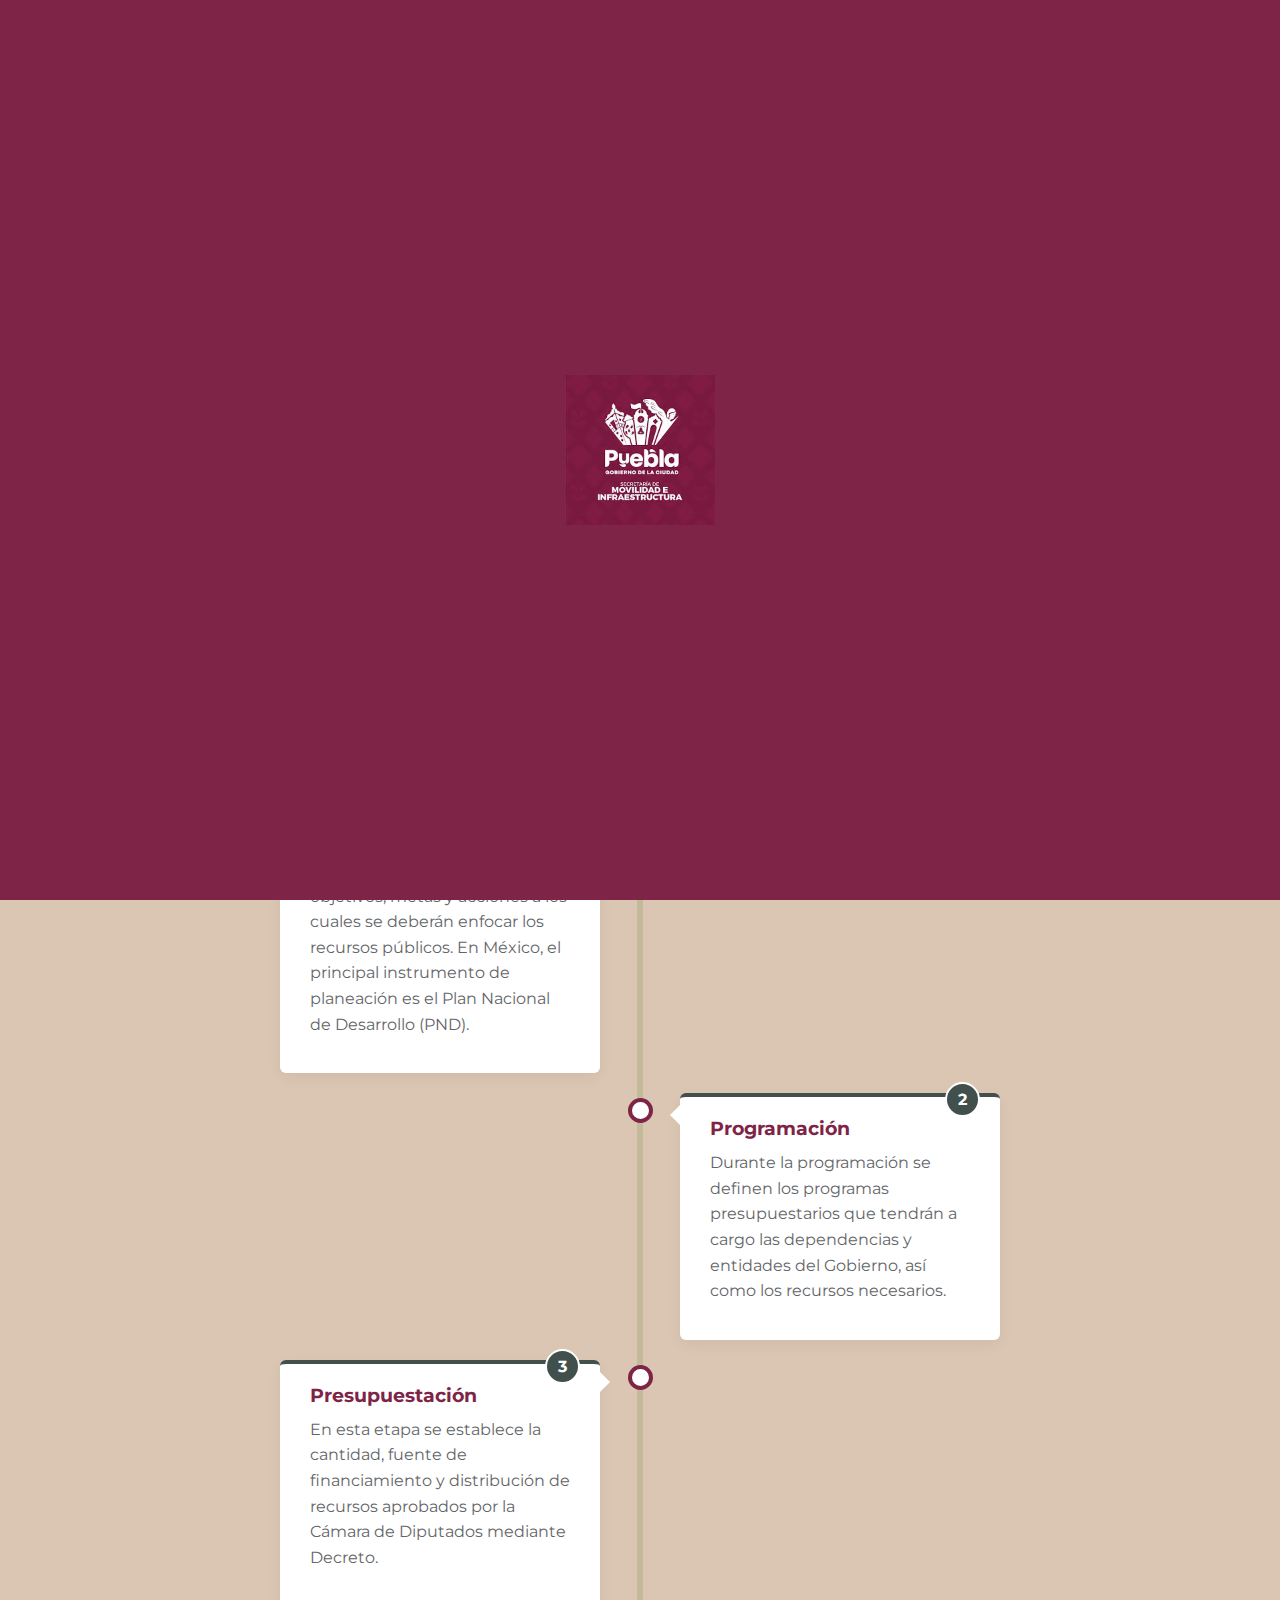
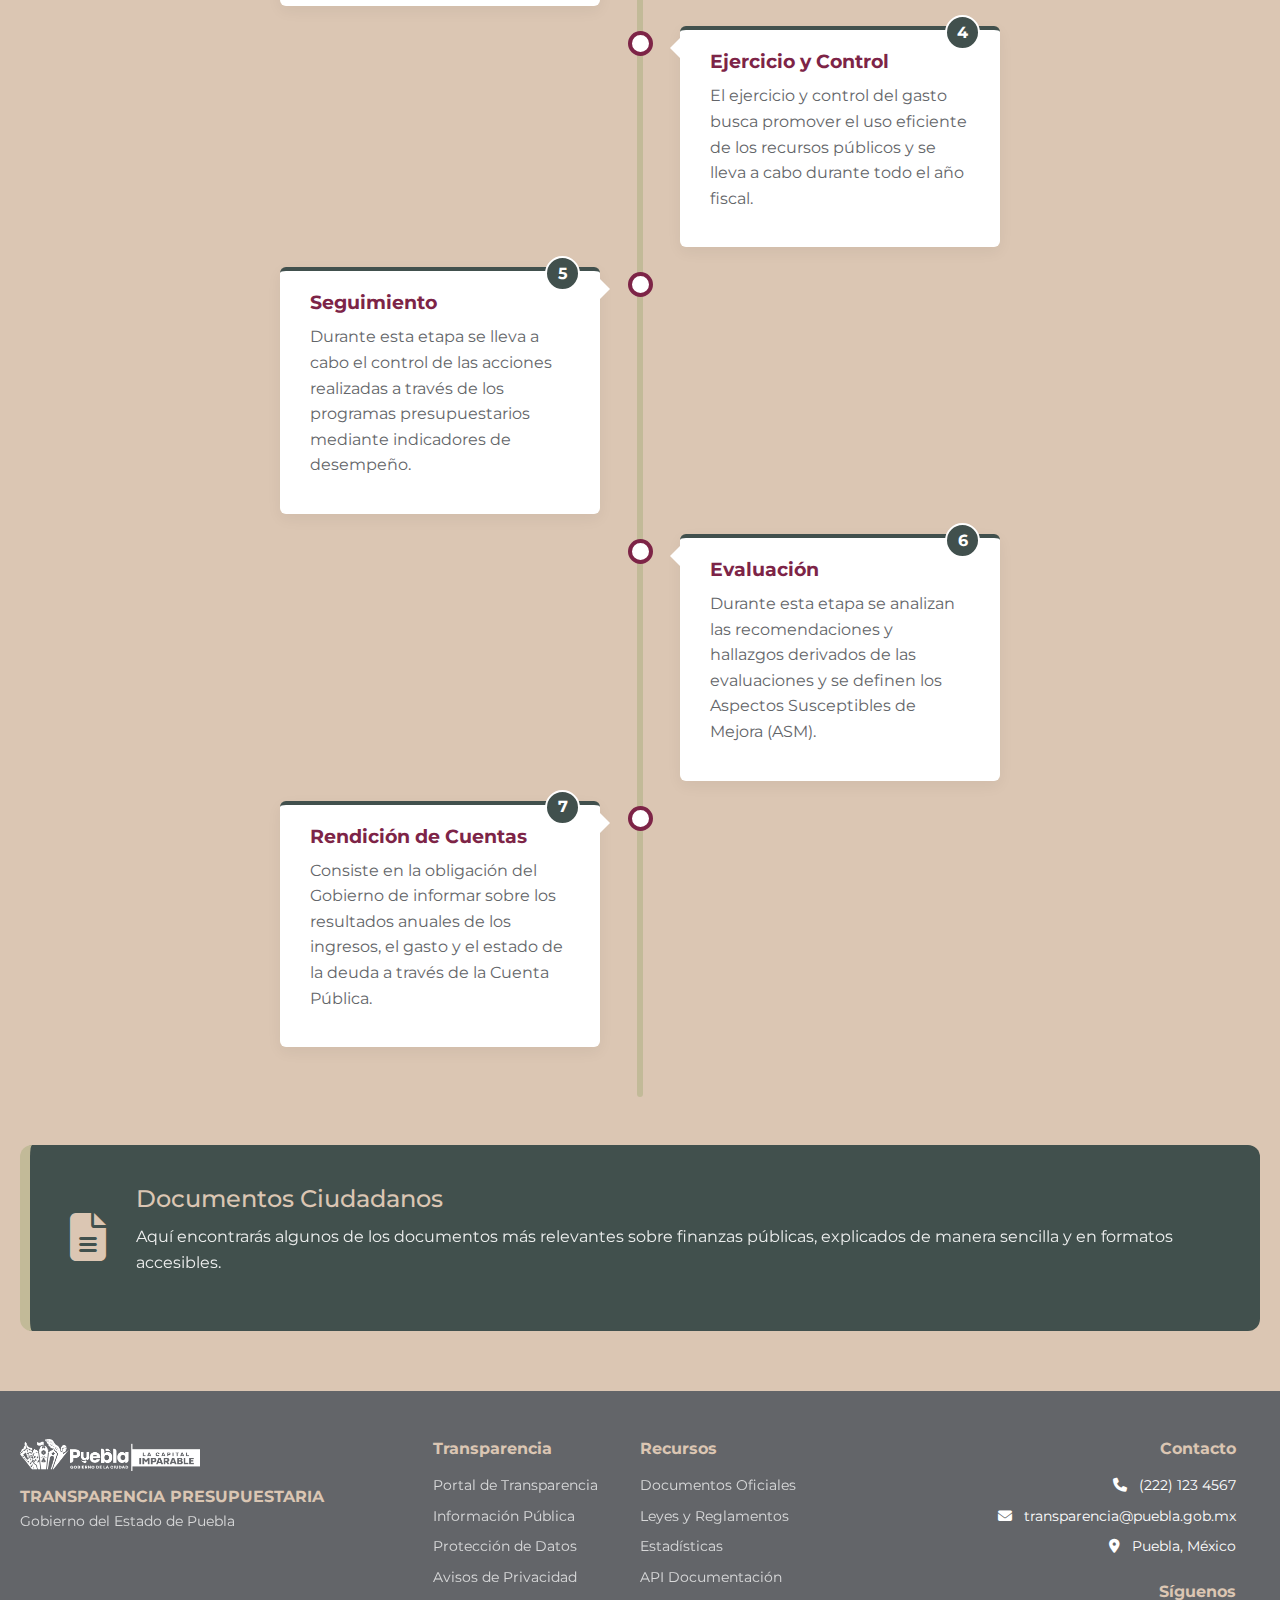
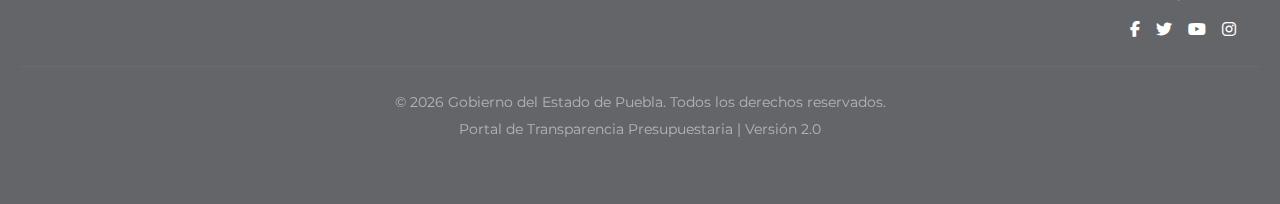
<file: Presupuestacion/Ciclo-Presupuestario.html>
<!DOCTYPE html>
<html lang="es">
<head>
    <meta charset="UTF-8">
    <meta name="viewport" content="width=device-width, initial-scale=1.0">
    <title>Ciclo Presupuestario - Transparencia Presupuestaria Puebla</title>
    
    <link href="https://cdn.jsdelivr.net/npm/bootstrap@5.3.0/dist/css/bootstrap.min.css" rel="stylesheet">
    
    <link href="https://fonts.googleapis.com/css2?family=Montserrat:wght@300;400;500;600;700&family=Poppins:wght@300;400;500;600;700&display=swap" rel="stylesheet">
    <link rel="stylesheet" href="https://cdnjs.cloudflare.com/ajax/libs/font-awesome/6.4.0/css/all.min.css">
    <link rel="stylesheet" href="../styles.css">
    
    <style>
        /* --- ESTILOS PERSONALIZADOS --- */
        
        /* Top Bar */
        .top-bar {
            background-color: rgba(0,0,0,0.2);
            border-bottom: 1px solid rgba(255,255,255,0.1);
            font-size: 0.85rem;
        }

        /* Navbar */
        .main-nav {
            background-color: #fff;
            border-bottom: 4px solid var(--dorado-8);
        }
        
        .nav-link {
            color: var(--gris-2) !important;
            font-weight: 600;
            font-size: 0.8rem;
            padding: 10px 15px !important;
            transition: all 0.3s;
        }
        
        .nav-link:hover, .dropdown-item:hover {
            color: var(--guinda-1) !important;
            background-color: rgba(219, 198, 179, 0.2);
        }

        .dropdown-menu {
            border-top: 4px solid var(--guinda-1);
            border-radius: 0 0 8px 8px;
        }

        .featured-box {
            text-align: center;
            background-color: var(--verde-3);
            color: var(--blanco);
            border-radius: 12px;
            padding: 40px;
            display: flex;
            flex-direction: column; 
            align-items: center;
            gap: 30px;
            margin-bottom: 60px;
            border-left: 10px solid var(--dorado-8);
        }

        @media (min-width: 768px) {
            .featured-box {
                flex-direction: row;
                text-align: left;
            }
        }

        .featured-icon {
            font-size: 3rem;
            color: var(--crema-4);
        }

        .featured-content h3 {
            font-size: 1.5rem;
            margin-bottom: 10px;
            color: var(--crema-4);
        }

        .page-header {
            background: linear-gradient(135deg, var(--guinda-1), var(--verde-3)), url('../models/images/banner_home.png');
            background-size: cover; background-position: center; background-blend-mode: multiply;
            color: var(--blanco); padding: 100px 0 60px; text-align: center;
            clip-path: polygon(0 0, 100% 0, 100% 90%, 0 100%); margin-bottom: 40px;
            border-bottom: 5px solid var(--dorado-8);
        }
        .page-header h1 { font-size: 3rem; font-weight: 700; text-transform: uppercase; margin-bottom: 10px; }
        
        /* Línea de tiempo vertical */
        .timeline { position: relative; max-width: 800px; margin: 0 auto; padding: 40px 0; }
        
        .timeline::after {
            content: ''; position: absolute; width: 6px; background-color: var(--dorado-8);
            top: 0; bottom: 0; left: 50%; margin-left: -3px; border-radius: 3px;
        }
        
        .stage-container { padding: 10px 40px; position: relative; background-color: inherit; width: 50%; box-sizing: border-box; }
        
        .stage-container::after {
            content: ''; position: absolute; width: 25px; height: 25px; right: -13px; background-color: var(--blanco);
            border: 4px solid var(--guinda-1); top: 15px; border-radius: 50%; z-index: 1;
        }
        
        .left { left: 0; }
        .right { left: 50%; }
        
        .left::before { content: " "; height: 0; position: absolute; top: 22px; width: 0; z-index: 1; right: 30px; border: medium solid white; border-width: 10px 0 10px 10px; border-color: transparent transparent transparent var(--blanco); }
        .right::before { content: " "; height: 0; position: absolute; top: 22px; width: 0; z-index: 1; left: 30px; border: medium solid white; border-width: 10px 10px 10px 0; border-color: transparent var(--blanco) transparent transparent; }
        .right::after { left: -12px; }
        
        .stage-content {
            padding: 20px 30px; background-color: var(--blanco); position: relative;
            border-radius: 6px; box-shadow: 0 5px 15px rgba(0,0,0,0.05); border-top: 4px solid var(--verde-3);
            transition: transform 0.3s;
        }
        .stage-content:hover { transform: translateY(-5px); border-color: var(--guinda-1); }
        .stage-title { font-weight: 700; color: var(--guinda-1); margin-bottom: 10px; font-size: 1.2rem; }
        .stage-number { position: absolute; top: -15px; right: 20px; background: var(--verde-3); color: white; width: 35px; height: 35px; border-radius: 50%; display: flex; align-items: center; justify-content: center; font-weight: bold; border: 2px solid var(--blanco); }

        @media screen and (max-width: 600px) {
            .timeline::after { left: 31px; }
            .stage-container { width: 100%; padding-left: 70px; padding-right: 25px; }
            .stage-container::after { left: 19px; }
            .left::after { left: 19px; }
            .right { left: 0%; }
        }

        /* Preloader */
        .preloader { position: fixed; top: 0; left: 0; width: 100%; height: 100%; background: var(--guinda-1); display: flex; justify-content: center; align-items: center; z-index: 9999; transition: opacity 0.5s; }
        .preloader.hidden { opacity: 0; visibility: hidden; }
        .loader-img { width: 150px; animation: latido 2s infinite; }
        @keyframes latido { 0%, 100% { transform: scale(1); } 50% { transform: scale(1.1); opacity: 0.8; } }

        /* --- ANIMACIONES SCROLL (Entrada y Salida) --- */
        .reveal {
            opacity: 0;
            transform: translateY(50px); /* Empieza desplazado hacia abajo */
            transition: all 0.8s cubic-bezier(0.5, 0, 0, 1);
            will-change: opacity, transform;
        }

        .reveal.active {
            opacity: 1;
            transform: translateY(0); /* Vuelve a su lugar */
        }

        /* Fondo Guinda para el menú colapsable */
        .bg-guinda-panel {
            background-color: var(--guinda-1) !important; /* Fondo Guinda */
            padding: 15px; /* Un poco de espacio interno */
            border-radius: 0 0 10px 10px; /* Bordes redondeados abajo */
        }

        /* Forzar que el texto sea BLANCO dentro de este panel */
        .bg-guinda-panel .nav-link {
            color: #ffffff !important;
        }

        /* Cambiar el color al pasar el mouse (Hover) a Crema */
        .bg-guinda-panel .nav-link:hover, 
        .bg-guinda-panel .nav-link:focus, 
        .bg-guinda-panel .nav-link.show {
            color: var(--crema-4) !important;
            background-color: rgba(255,255,255,0.1); /* Fondo sutil al pasar mouse */
            border-radius: 5px;
        }
    </style>
</head>
<body>
    
    <div class="preloader" id="preloader"><img src="../models/images/semo.png" class="loader-img"></div>

    <div class="top-bar">
        <div class="container d-flex justify-content-between align-items-center py-2">
            <div class="top-left">
                <a href="../Portal.html" class="text-white text-decoration-none small">
                    <i class="fas fa-landmark me-2"></i> Gobierno de Puebla
                </a>
            </div>
            <div class="top-right d-flex gap-3">
                <a href="#" class="text-white text-decoration-none small"><i class="fas fa-search"></i> Buscar</a>
            </div>
        </div>
    </div>

    <nav class="navbar navbar-expand-xl sticky-top main-nav shadow-sm p-0">
        <div class="container nav-content py-2">
            
            <a class="navbar-brand d-flex align-items-center" href="../Portal.html">
                <img src="../models/images/image.png" alt="Gobierno de Puebla" class="logo-img me-3" style="height: 50px;">
                <div class="d-none d-lg-block lh-1">
                    <span class="d-block fw-bold text-guinda" style="color: var(--guinda-1); letter-spacing: 1px;">TRANSPARENCIA</span>
                    <span class="d-block fw-light text-muted">PRESUPUESTARIA</span>
                    <span class="d-block text-muted" style="font-size: 10px;">Gobierno del Estado de Puebla</span>
                </div>
            </a>

            <button class="navbar-toggler border-0" type="button" data-bs-toggle="collapse" data-bs-target="#navbarContent" aria-controls="navbarContent" aria-expanded="false" aria-label="Navegación">
                <span class="fas fa-bars fs-2" style="color: var(--guinda-1);"></span>
            </button>

            <div class="collapse navbar-collapse justify-content-end bg-guinda-panel" id="navbarContent">
                <ul class="navbar-nav align-items-center text-uppercase fw-bold">
                    
                    <li class="nav-item">
                        <a href="../Presupuestacion/Ciclo-Presupuestario.html" class="nav-link">
                            <i class="fas fa-sync-alt me-1"></i> CICLO
                        </a>
                    </li>
                    
                    <li class="nav-item">
                        <a href="../Presupuestacion/Planeacion.html" class="nav-link">
                            <i class="fas fa-chart-line me-1"></i> PLANEACIÓN
                        </a>
                    </li>
                    
                    <li class="nav-item dropdown">
                        <a class="nav-link dropdown-toggle" href="#" role="button" data-bs-toggle="dropdown" aria-expanded="false">
                            <i class="fas fa-arrow-down me-1"></i> INGRESO
                        </a>
                        <ul class="dropdown-menu shadow">
                            <li><a class="dropdown-item py-2" href="../Presupuestacion/Ingresos-Federales.html"><i class="fas fa-landmark me-2"></i> Ingresos Federales</a></li>
                            <li><a class="dropdown-item py-2" href="../Presupuestacion/Recaudacion-Local.html"><i class="fas fa-map-marker-alt me-2"></i> Recaudación Local</a></li>
                        </ul>
                    </li>

                    <li class="nav-item dropdown">
                        <a class="nav-link dropdown-toggle" href="#" role="button" data-bs-toggle="dropdown" aria-expanded="false">
                            <i class="fas fa-arrow-up me-1"></i> GASTO
                        </a>
                        <ul class="dropdown-menu shadow">
                            <li><a class="dropdown-item py-2" href="../Presupuestacion/Programas.html"><i class="fas fa-clipboard-list me-2"></i> Programas</a></li>
                            <li><a class="dropdown-item py-2" href="../Presupuestacion/Obra-Publica-Abierta.html"><i class="fas fa-hard-hat me-2"></i> Obra Pública</a></li>
                            <li><a class="dropdown-item py-2" href="../Presupuestacion/Entidades-Federativas.html"><i class="fas fa-university me-2"></i> Entidades Federativas</a></li>
                            <li><a class="dropdown-item py-2" href="../Presupuestacion/Ramo23.html"><i class="fas fa-chart-pie me-2"></i> Ramo 23</a></li>
                        </ul>
                    </li>
                    
                    <li class="nav-item">
                        <a href="../Presupuestacion/Sistema-Evaluacion-Desempeno.html" class="nav-link">
                            <i class="fas fa-chart-bar me-1"></i> EVALUACIÓN
                        </a>
                    </li>
                    
                    <li class="nav-item">
                        <a href="../Presupuestacion/Datos-Abiertos.html" class="nav-link">
                            <i class="fas fa-database me-1"></i> DATOS
                        </a>
                    </li>
                    
                    <li class="nav-item">
                        <a href="../Presupuestacion/Capacitacion.html" class="nav-link">
                            <i class="fas fa-graduation-cap me-1"></i> CAPACITACIÓN
                        </a>
                    </li>
                </ul>
            </div>
        </div>
    </nav>

    <header class="page-header">
        <div class="container">
            <h1>Ciclo Presupuestario</h1>
            <p style="font-size: 1.2rem; max-width: 800px; margin: 0 auto;">
              En esta sección encontrarás información sobre la manera en que el gobierno organiza el presupuesto, a través de siete etapas que permiten planear, presupuestar, ejecutar los recursos, dar seguimiento, evaluar su implementación y rendir cuentas a la ciudadanía.
            </p>
        </div>
    </header>

    <div class="container mb-5">
        
        <div class="featured-box">
            <div class="featured-icon">
                <i class="fas fa-info-circle"></i>
            </div>
            <div class="featured-content" style="flex: 1;">
                <h3>¿En qué consisten las etapas del ciclo presupuestario en México?</h3>
            </div>
        </div>

        <div class="timeline">
            <div class="stage-container left">
                <div class="stage-content">
                    <div class="stage-number">1</div>
                    <h3 class="stage-title">Planeación</h3>
                    <p>En esta etapa se establecen los objetivos, metas y acciones a los cuales se deberán enfocar los recursos públicos. En México, el principal instrumento de planeación es el Plan Nacional de Desarrollo (PND).</p>
                </div>
            </div>
            <div class="stage-container right">
                <div class="stage-content">
                    <div class="stage-number">2</div>
                    <h3 class="stage-title">Programación</h3>
                    <p>Durante la programación se definen los programas presupuestarios que tendrán a cargo las dependencias y entidades del Gobierno, así como los recursos necesarios.</p>
                </div>
            </div>
            <div class="stage-container left">
                <div class="stage-content">
                    <div class="stage-number">3</div>
                    <h3 class="stage-title">Presupuestación</h3>
                    <p>En esta etapa se establece la cantidad, fuente de financiamiento y distribución de recursos aprobados por la Cámara de Diputados mediante Decreto.</p>
                </div>
            </div>
            <div class="stage-container right">
                <div class="stage-content">
                    <div class="stage-number">4</div>
                    <h3 class="stage-title">Ejercicio y Control</h3>
                    <p>El ejercicio y control del gasto busca promover el uso eficiente de los recursos públicos y se lleva a cabo durante todo el año fiscal.</p>
                </div>
            </div>
            <div class="stage-container left">
                <div class="stage-content">
                    <div class="stage-number">5</div>
                    <h3 class="stage-title">Seguimiento</h3>
                    <p>Durante esta etapa se lleva a cabo el control de las acciones realizadas a través de los programas presupuestarios mediante indicadores de desempeño.</p>
                </div>
            </div>
            <div class="stage-container right">
                <div class="stage-content">
                    <div class="stage-number">6</div>
                    <h3 class="stage-title">Evaluación</h3>
                    <p>Durante esta etapa se analizan las recomendaciones y hallazgos derivados de las evaluaciones y se definen los Aspectos Susceptibles de Mejora (ASM).</p>
                </div>
            </div>
            <div class="stage-container left">
                <div class="stage-content">
                    <div class="stage-number">7</div>
                    <h3 class="stage-title">Rendición de Cuentas</h3>
                    <p>Consiste en la obligación del Gobierno de informar sobre los resultados anuales de los ingresos, el gasto y el estado de la deuda a través de la Cuenta Pública.</p>
                </div>
            </div>
        </div>

        <div class="featured-box mt-5">
            <div class="featured-icon">
                <i class="fas fa-file-alt"></i>
            </div>
            <div class="featured-content" style="flex: 1;">
                <h3>Documentos Ciudadanos</h3>
                <p style="opacity: 0.9;">
                   Aquí encontrarás algunos de los documentos más relevantes sobre finanzas públicas, explicados de manera sencilla y en formatos accesibles.
                </p>
            </div>
        </div>

    </div>

    <footer class="footer-section bg-secondary text-white py-5" style="background-color: var(--gris-2) !important;">
        <div class="container">
            <div class="row gy-4">
                <div class="col-lg-4">
                    <div class="mb-3">
                        <img src="../models/images/image.png" alt="Gobierno de Puebla" style="filter: brightness(0) invert(1); max-width: 180px;">
                    </div>
                    <div class="lh-1">
                        <h4 class="h6 fw-bold text-crema" style="color: var(--crema-4);">TRANSPARENCIA PRESUPUESTARIA</h4>
                        <p class="small opacity-75">Gobierno del Estado de Puebla</p>
                    </div>
                </div>
                
                <div class="col-6 col-lg-2">
                    <h5 class="h6 fw-bold mb-3" style="color: var(--crema-4);">Transparencia</h5>
                    <ul class="list-unstyled small">
                        <li class="mb-2"><a href="#" class="text-white text-decoration-none opacity-75">Portal de Transparencia</a></li>
                        <li class="mb-2"><a href="#" class="text-white text-decoration-none opacity-75">Información Pública</a></li>
                        <li class="mb-2"><a href="#" class="text-white text-decoration-none opacity-75">Protección de Datos</a></li>
                        <li class="mb-2"><a href="#" class="text-white text-decoration-none opacity-75">Avisos de Privacidad</a></li>
                    </ul>
                </div>
                
                <div class="col-6 col-lg-2">
                    <h5 class="h6 fw-bold mb-3" style="color: var(--crema-4);">Recursos</h5>
                    <ul class="list-unstyled small">
                        <li class="mb-2"><a href="#" class="text-white text-decoration-none opacity-75">Documentos Oficiales</a></li>
                        <li class="mb-2"><a href="#" class="text-white text-decoration-none opacity-75">Leyes y Reglamentos</a></li>
                        <li class="mb-2"><a href="#" class="text-white text-decoration-none opacity-75">Estadísticas</a></li>
                        <li class="mb-2"><a href="#" class="text-white text-decoration-none opacity-75">API Documentación</a></li>
                    </ul>
                </div>
                
                <div class="col-lg-4 text-lg-end">
                    <div class="mb-4">
                        <h5 class="h6 fw-bold mb-3" style="color: var(--crema-4);">Contacto</h5>
                        <ul class="list-unstyled small">
                            <li class="mb-2"><i class="fas fa-phone me-2"></i> (222) 123 4567</li>
                            <li class="mb-2"><i class="fas fa-envelope me-2"></i> transparencia@puebla.gob.mx</li>
                            <li class="mb-2"><i class="fas fa-map-marker-alt me-2"></i> Puebla, México</li>
                        </ul>
                    </div>
                    <div>
                        <h5 class="h6 fw-bold mb-3" style="color: var(--crema-4);">Síguenos</h5>
                        <div class="d-flex justify-content-lg-end gap-3">
                            <a href="#" class="text-white"><i class="fab fa-facebook-f"></i></a>
                            <a href="#" class="text-white"><i class="fab fa-twitter"></i></a>
                            <a href="#" class="text-white"><i class="fab fa-youtube"></i></a>
                            <a href="#" class="text-white"><i class="fab fa-instagram"></i></a>
                        </div>
                    </div>
                </div>
            </div>
            
            <div class="border-top border-secondary mt-4 pt-4 text-center small opacity-50">
                <p class="mb-1">&copy; 2026 Gobierno del Estado de Puebla. Todos los derechos reservados.</p>
                <p>Portal de Transparencia Presupuestaria | Versión 2.0</p>
            </div>
        </div>
    </footer>

    <script>    
        document.addEventListener('DOMContentLoaded', function() {
            initScrollReveal(); // Inicializar animaciones de scroll
        });

        initScrollReveal();
    </script>

    <script src="https://cdn.jsdelivr.net/npm/bootstrap@5.3.0/dist/js/bootstrap.bundle.min.js"></script>
    <script src="../script.js"></script>
</body>
</html>
</file>
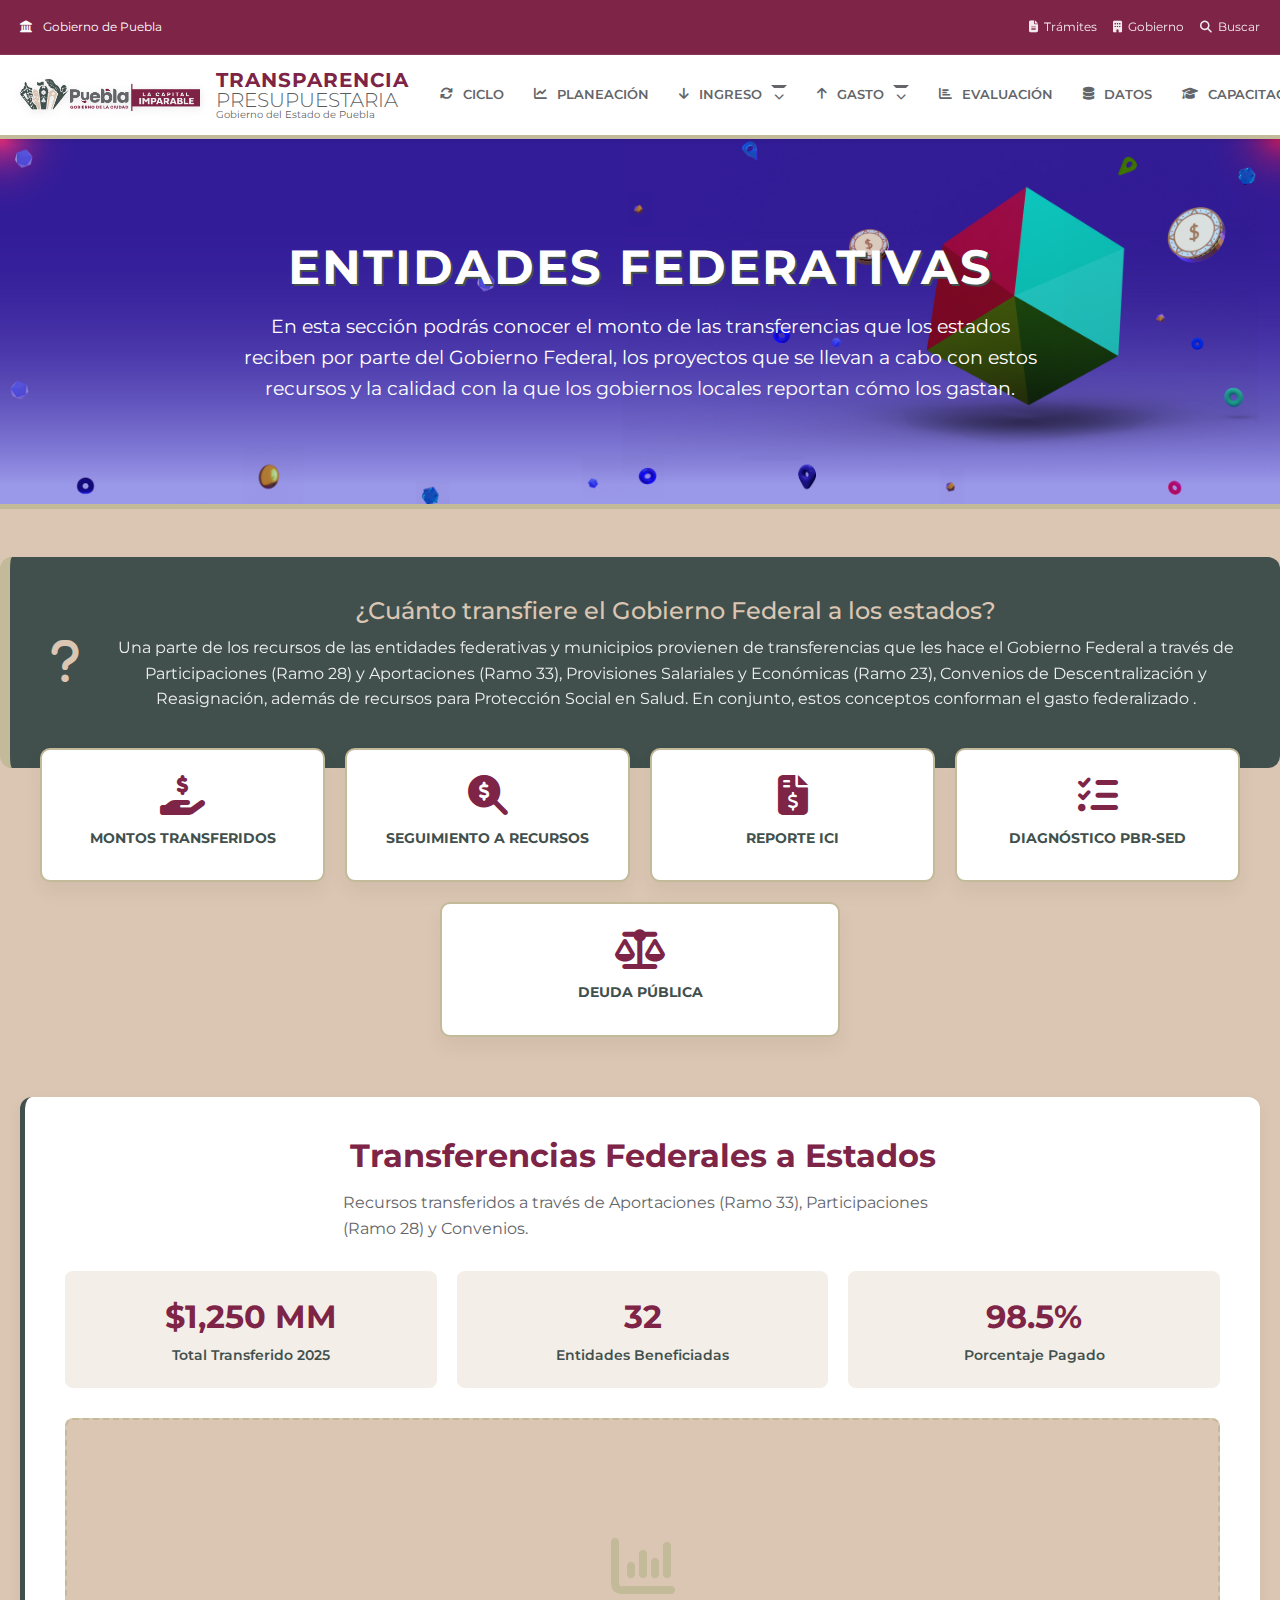
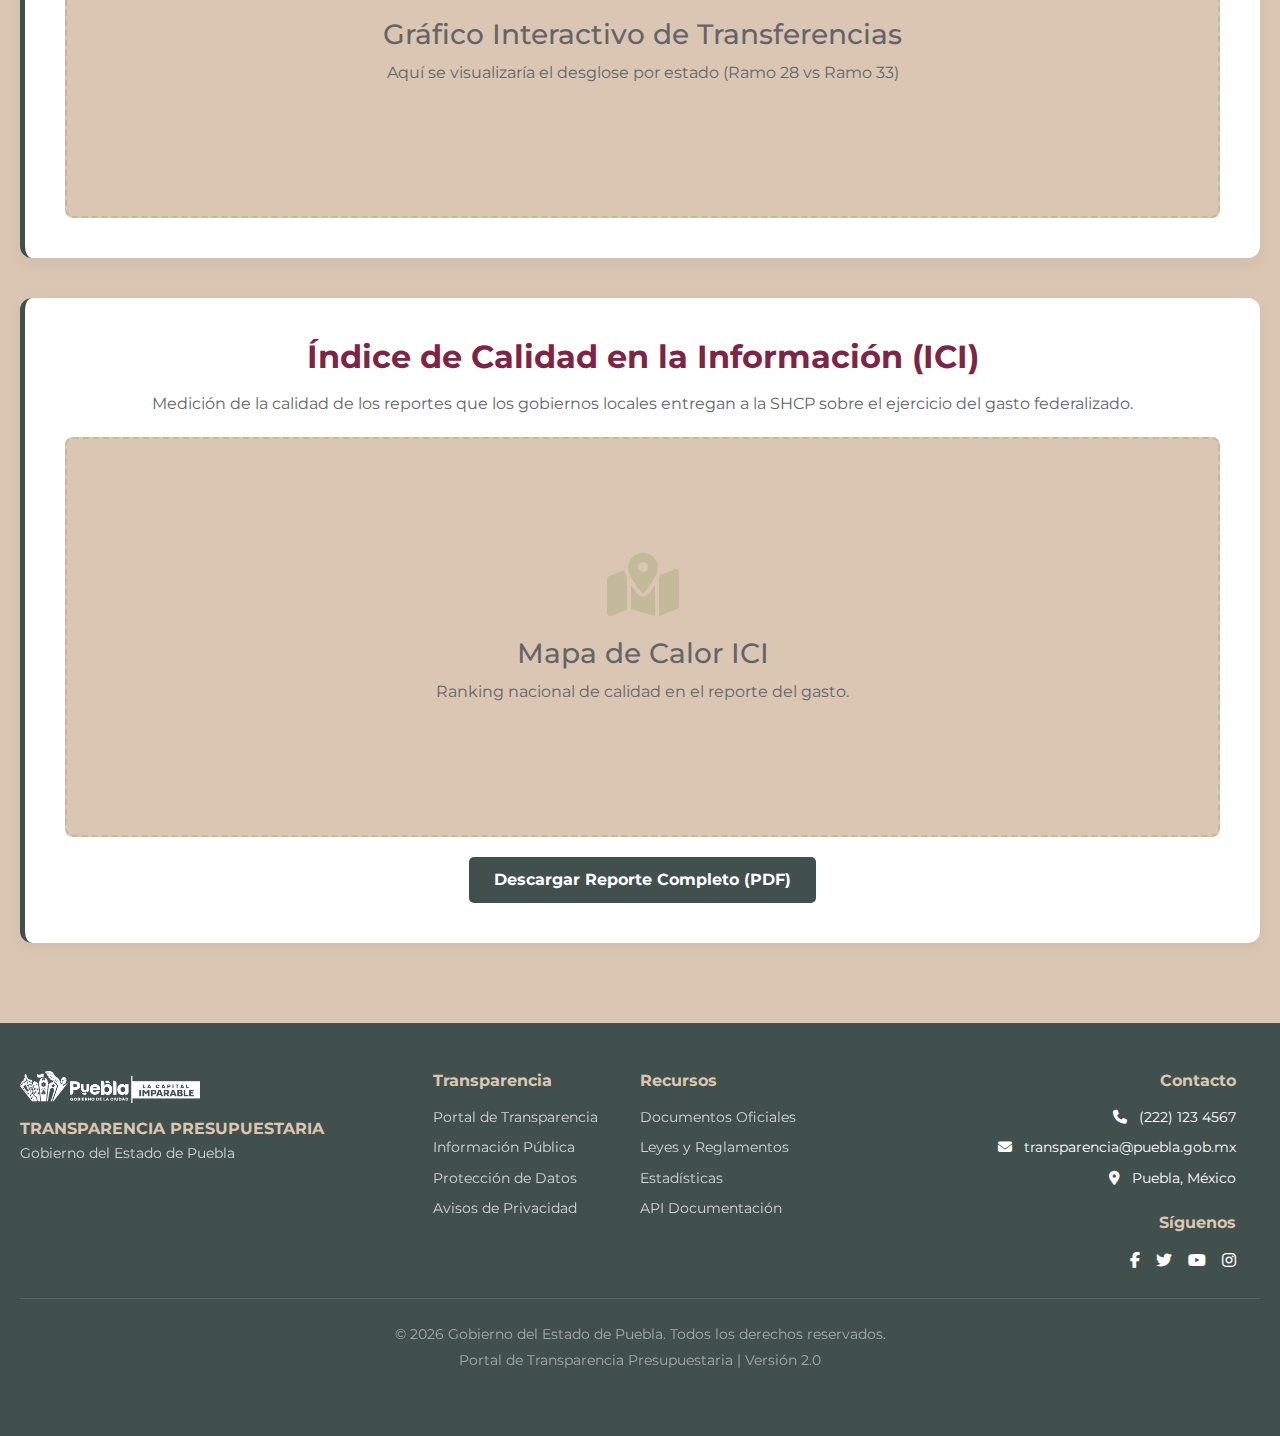
<file: Presupuestacion/Entidades-Federativas.html>
<!DOCTYPE html>
<html lang="es">

<head>
    <meta charset="UTF-8">
    <meta name="viewport" content="width=device-width, initial-scale=1.0">
    <title>Entidades Federativas - Transparencia Presupuestaria Puebla</title>

    <link
        href="https://fonts.googleapis.com/css2?family=Montserrat:wght@300;400;500;600;700&family=Poppins:wght@300;400;500;600;700&display=swap"
        rel="stylesheet">
    <link href="https://cdn.jsdelivr.net/npm/bootstrap@5.3.0/dist/css/bootstrap.min.css" rel="stylesheet">
    <link rel="stylesheet" href="https://cdnjs.cloudflare.com/ajax/libs/font-awesome/6.4.0/css/all.min.css">
    <link rel="stylesheet" href="../styles.css">

    <style>
        body {
            font-family: 'Montserrat', sans-serif;
            color: var(--gris-2);
        }

        .featured-box {
            background-color: var(--verde-3);
            color: var(--blanco);
            border-radius: 12px;
            padding: 40px;
            display: flex;
            flex-direction: column;
            /* Móvil: columna */
            align-items: center;
            gap: 30px;
            margin-bottom: 60px;
            border-left: 10px solid var(--dorado-8);
        }

        /* En pantallas grandes, cambia a fila */
        @media (min-width: 768px) {
            .featured-box {
                flex-direction: row;
                text-align: left;
            }
        }

        .featured-icon {
            font-size: 3rem;
            color: var(--crema-4);
        }

        .featured-content h3 {
            font-size: 1.5rem;
            margin-bottom: 10px;
            color: var(--crema-4);
        }


        /* --- ESTILOS DE NAVEGACIÓN UNIFICADOS --- */
        .top-bar {
            background-color: var(--guinda-1);
            border-bottom: 1px solid rgba(255, 255, 255, 0.1);
            font-size: 0.85rem;
        }

        .main-nav {
            background-color: #fff;
            border-bottom: 4px solid var(--dorado-8);
        }

        .nav-link {
            color: var(--gris-2) !important;
            font-weight: 600;
            font-size: 0.8rem;
            padding: 10px 15px !important;
            transition: all 0.3s;
        }

        .nav-link:hover,
        .dropdown-item:hover {
            color: var(--guinda-1) !important;
            background-color: rgba(219, 198, 179, 0.2);
        }

        .dropdown-menu {
            border-top: 4px solid var(--guinda-1);
            border-radius: 0 0 8px 8px;
        }

        /* --- REGLAS PARA MÓVIL (Menú Guinda Sólido) --- */
        @media (max-width: 1199.98px) {
            .navbar-collapse {
                background-color: var(--guinda-1);
                padding: 15px;
                margin-top: 10px;
                border-radius: 8px;
                box-shadow: 0 10px 25px rgba(0, 0, 0, 0.3);
            }

            .navbar-collapse .nav-link {
                color: #ffffff !important;
                border-radius: 5px;
            }

            .navbar-collapse .dropdown-menu {
                background-color: transparent;
                border: none;
                padding-left: 15px;
                margin-top: 0;
            }

            .navbar-collapse .dropdown-item {
                color: #ffffff !important;
                border-radius: 5px;
            }

            .navbar-collapse .nav-link:hover,
            .navbar-collapse .dropdown-item:hover,
            .navbar-collapse .nav-link.active {
                background-color: rgba(255, 255, 255, 0.1) !important;
                color: var(--dorado-8) !important;
            }
        }

        /* --- ESTILOS ESPECÍFICOS DE ENTIDADES --- */
        .page-header {
            background-color: var(--guinda-1);
            background-image: url('../models/images/banner_home.png');
            background-size: cover;
            background-position: center;
            background-repeat: no-repeat;
            color: var(--blanco);
            padding: 100px 0 60px;
            text-align: center;
            margin-bottom: 40px;
            border-bottom: 5px solid var(--dorado-8);
            position: relative;
        }

        .page-header h1 {
            font-size: 3rem;
            font-weight: 700;
            margin-bottom: 15px;
            text-transform: uppercase;
            letter-spacing: 2px;
            text-shadow: 2px 2px 0px var(--verde-3);
        }

        /* --- RESPONSIVE PAGE HEADER --- */
        @media (max-width: 768px) {
            .page-header {
                padding: 60px 0 35px;
                margin-bottom: 25px;
                background-image: url('../models/images/banner_home.png');
            }

            .page-header h1 {
                font-size: 1.8rem;
                letter-spacing: 1px;
                word-break: break-word;
                padding: 0 15px;
            }

            .page-header p {
                font-size: 0.9rem !important;
                padding: 0 15px;
                line-height: 1.5;
            }
        }

        @media (max-width: 480px) {
            .page-header {
                padding: 45px 0 25px;
                margin-bottom: 15px;
                border-bottom-width: 3px;
            }

            .page-header h1 {
                font-size: 1.3rem;
                letter-spacing: 0;
                margin-bottom: 10px;
            }

            .page-header p {
                font-size: 0.8rem !important;
            }
        }

        /* Menú de Subtemas (Tarjetas Superiores) */
        .topics-grid {
            display: flex;
            /* Cambiamos grid por flex */
            flex-wrap: wrap;
            /* Permite que bajen a la siguiente línea */
            justify-content: center;
            /* ESTO es lo que centra todo perfectamente */
            gap: 20px;
            margin-bottom: 60px;
            margin-top: -80px;
            position: relative;
            z-index: 10;
            padding: 0 20px;
        }

        .topic-card {
            flex: 1 1 250px;
            max-width: 400px;
            /* Evita que se estiren demasiado en pantallas gigantes */
            background: var(--blanco);
            padding: 25px 15px;
            border-radius: 10px;
            text-align: center;
            border: 2px solid var(--dorado-8);
            box-shadow: 0 10px 20px rgba(0, 0, 0, 0.05);
            transition: all 0.3s;
            cursor: pointer;
            display: flex;
            flex-direction: column;
            align-items: center;
            justify-content: center;
            height: 100%;
        }

        .topic-card:hover {
            transform: translateY(-10px);
            border-color: var(--guinda-1);
            background: var(--guinda-1);
        }

        .topic-card:hover .topic-icon,
        .topic-card:hover .topic-title {
            color: var(--blanco);
        }

        .topic-icon {
            font-size: 2.5rem;
            color: var(--guinda-1);
            margin-bottom: 15px;
            transition: color 0.3s;
        }

        .topic-title {
            font-size: 0.9rem;
            font-weight: 700;
            color: var(--verde-3);
            text-transform: uppercase;
            transition: color 0.3s;
        }

        /* Secciones de Contenido */
        .content-block {
            background: var(--blanco);
            border-radius: 12px;
            padding: 40px;
            margin-bottom: 40px;
            border-left: 5px solid var(--verde-3);
            box-shadow: 0 5px 15px rgba(0, 0, 0, 0.05);
        }

        .section-title {
            color: var(--guinda-1);
            font-weight: 700;
            margin-bottom: 15px;
        }

        .chart-placeholder {
            background: var(--crema-4);
            height: 400px;
            width: 100%;
            border-radius: 8px;
            display: flex;
            align-items: center;
            justify-content: center;
            flex-direction: column;
            color: var(--gris-2);
            border: 2px dashed var(--dorado-8);
        }

        .kpi-row {
            display: flex;
            justify-content: space-around;
            flex-wrap: wrap;
            margin-bottom: 30px;
            gap: 20px;
        }

        .kpi-box {
            text-align: center;
            background: rgba(219, 198, 179, 0.3);
            /* Crema transparente */
            padding: 20px;
            border-radius: 8px;
            flex: 1;
            min-width: 150px;
        }

        .kpi-value {
            font-size: 2rem;
            font-weight: 700;
            color: var(--guinda-1);
            display: block;
        }

        .kpi-label {
            font-size: 0.85rem;
            font-weight: 600;
            color: var(--verde-3);
        }

        .btn-download {
            background-color: var(--verde-3);
            color: white;
            padding: 10px 25px;
            border-radius: 5px;
            text-decoration: none;
            font-weight: bold;
            display: inline-block;
            transition: background 0.3s;
        }

        .btn-download:hover {
            background-color: var(--guinda-1);
            color: white;
        }

        /* Preloader */
        .preloader {
            position: fixed;
            top: 0;
            left: 0;
            width: 100%;
            height: 100%;
            background: var(--guinda-1);
            display: flex;
            justify-content: center;
            align-items: center;
            z-index: 9999;
            transition: opacity 0.5s ease, visibility 0.5s ease;
        }

        .preloader.hidden {
            opacity: 0;
            visibility: hidden;
        }

        .loader-img {
            width: 150px;
            height: auto;
            object-fit: contain;
            animation: latido 2s infinite ease-in-out;
        }

        @keyframes latido {
            0% {
                transform: scale(1);
                opacity: 1;
            }

            50% {
                transform: scale(1.1);
                opacity: 0.8;
            }

            100% {
                transform: scale(1);
                opacity: 1;
            }
        }
    </style>
</head>

<body>

    <div class="preloader" id="preloader">
        <img src="../models/images/semo.png" alt="Cargando..." class="loader-img">
    </div>

    <div class="top-bar">
        <div class="container d-flex justify-content-between align-items-center py-2">
            <div class="top-left">
                <a href="../Portal.html" class="text-white text-decoration-none small">
                    <i class="fas fa-landmark me-2"></i> Gobierno de Puebla
                </a>
            </div>
            <div class="top-right d-flex gap-3">
                <a href="#" class="text-white text-decoration-none small"><i class="fas fa-file-alt"></i> Trámites</a>
                <a href="#" class="text-white text-decoration-none small"><i class="fas fa-building"></i> Gobierno</a>
                <a href="#" class="text-white text-decoration-none small"><i class="fas fa-search"></i> Buscar</a>
            </div>
        </div>
    </div>

    <nav class="navbar navbar-expand-xl sticky-top main-nav shadow-sm p-0">
        <div class="container nav-content py-2">

            <a class="navbar-brand d-flex align-items-center" href="../Portal.html">
                <img src="../models/images/image.png" alt="Gobierno de Puebla" class="logo-img me-3"
                    style="height: 50px;">
                <div class="d-none d-lg-block lh-1">
                    <span class="d-block fw-bold text-guinda"
                        style="color: var(--guinda-1); letter-spacing: 1px;">TRANSPARENCIA</span>
                    <span class="d-block fw-light text-muted">PRESUPUESTARIA</span>
                    <span class="d-block text-muted" style="font-size: 10px;">Gobierno del Estado de Puebla</span>
                </div>
            </a>

            <button class="navbar-toggler border-0" type="button" data-bs-toggle="collapse"
                data-bs-target="#navbarContent" aria-controls="navbarContent" aria-expanded="false"
                aria-label="Navegación">
                <span class="fas fa-bars fs-2" style="color: var(--guinda-1);"></span>
            </button>

            <button class="dark-mode-toggle" onclick="toggleDarkMode()" aria-label="Cambiar modo día/noche"
                title="Modo día/noche">
                <i class="fas fa-moon"></i>
                <i class="fas fa-sun"></i>
            </button>

            <div class="collapse navbar-collapse justify-content-end" id="navbarContent">
                <ul class="navbar-nav align-items-center text-uppercase fw-bold">
                    <li class="nav-item">
                        <a href="../Presupuestacion/Ciclo-Presupuestario.html" class="nav-link">
                            <i class="fas fa-sync-alt me-1"></i> CICLO
                        </a>
                    </li>
                    <li class="nav-item">
                        <a href="../Presupuestacion/Planeacion.html" class="nav-link">
                            <i class="fas fa-chart-line me-1"></i> PLANEACIÓN
                        </a>
                    </li>
                    <li class="nav-item dropdown">
                        <a class="nav-link dropdown-toggle" href="#" role="button" data-bs-toggle="dropdown"
                            aria-expanded="false">
                            <i class="fas fa-arrow-down me-1"></i> INGRESO
                        </a>
                        <ul class="dropdown-menu shadow">
                            <li><a class="dropdown-item py-2" href="../Presupuestacion/Ingresos-Federales.html"><i
                                        class="fas fa-landmark me-2"></i> Ingresos Federales</a></li>
                            <li><a class="dropdown-item py-2" href="../Presupuestacion/Recaudacion-Local.html"><i
                                        class="fas fa-map-marker-alt me-2"></i> Recaudación Local</a></li>
                        </ul>
                    </li>
                    <li class="nav-item dropdown">
                        <a class="nav-link dropdown-toggle" href="#" role="button" data-bs-toggle="dropdown"
                            aria-expanded="false">
                            <i class="fas fa-arrow-up me-1"></i> GASTO
                        </a>
                        <ul class="dropdown-menu shadow">
                            <li><a class="dropdown-item py-2" href="../Presupuestacion/Programas.html"><i
                                        class="fas fa-clipboard-list me-2"></i> Programas</a></li>
                            <li><a class="dropdown-item py-2" href="../Presupuestacion/Obra-Publica-Abierta.html"><i
                                        class="fas fa-hard-hat me-2"></i> Obra Pública</a></li>
                            <li><a class="dropdown-item py-2" href="../Presupuestacion/Entidades-Federativas.html"><i
                                        class="fas fa-university me-2"></i> Entidades Federativas</a></li>
                            <li><a class="dropdown-item py-2" href="../Presupuestacion/Ramo23.html"><i
                                        class="fas fa-chart-pie me-2"></i> Ramo 23</a></li>
                        </ul>
                    </li>
                    <li class="nav-item">
                        <a href="../Presupuestacion/Sistema-Evaluacion-Desempeno.html" class="nav-link">
                            <i class="fas fa-chart-bar me-1"></i> EVALUACIÓN
                        </a>
                    </li>
                    <li class="nav-item">
                        <a href="../Presupuestacion/Datos-Abiertos.html" class="nav-link">
                            <i class="fas fa-database me-1"></i> DATOS
                        </a>
                    </li>
                    <li class="nav-item">
                        <a href="../Presupuestacion/Capacitacion.html" class="nav-link">
                            <i class="fas fa-graduation-cap me-1"></i> CAPACITACIÓN
                        </a>
                    </li>
                    <li class="nav-item ms-lg-2">
                        <button class="btn border-0 text-secondary fs-5"><i class="fas fa-search"></i></button>
                    </li>
                </ul>
            </div>
        </div>
    </nav>

    <header class="page-header">
        <div class="container">
            <h1>Entidades Federativas</h1>
            <p style="font-size: 1.2rem; max-width: 800px; margin: 0 auto; padding-bottom: 40px;">
                En esta sección podrás conocer el monto de las transferencias que los estados reciben por parte del
                Gobierno Federal, los proyectos que se llevan a cabo con estos recursos y la calidad con la que los
                gobiernos locales reportan cómo los gastan.
            </p>
        </div>
    </header>

    <div class="featured-box mt-5" style="justify-content: flex-start; text-align: center;">
        <div class="featured-icon">
            <i class="fas fa-question"></i>
        </div>
        <div class="featured-content" style="flex: 1;">
            <h3>¿Cuánto transfiere el Gobierno Federal a los estados?</h3>
            <p style="opacity: 0.9;">
                Una parte de los recursos de las entidades federativas y municipios provienen de transferencias que les
                hace el Gobierno Federal a través de Participaciones (Ramo 28) y Aportaciones (Ramo 33), Provisiones
                Salariales y Económicas (Ramo 23), Convenios de Descentralización y Reasignación, además de recursos
                para Protección Social en Salud. En conjunto, estos conceptos conforman el gasto federalizado .
            </p>
            <p></p>
        </div>
    </div>



    <div class="container" style="margin-bottom: 80px; justify-content: center; text-align: center;">

        <div class="topics-grid">
            <div class="topic-card">
                <i class="fas fa-hand-holding-usd topic-icon"></i>
                <h3 class="topic-title">Montos Transferidos</h3>
            </div>
            <div class="topic-card">
                <i class="fas fa-search-dollar topic-icon"></i>
                <h3 class="topic-title">Seguimiento a Recursos</h3>
            </div>
            <div class="topic-card">
                <i class="fas fa-file-invoice-dollar topic-icon"></i>
                <h3 class="topic-title">Reporte ICI</h3>
            </div>
            <div class="topic-card">
                <i class="fas fa-tasks topic-icon"></i>
                <h3 class="topic-title">Diagnóstico PbR-SED</h3>
            </div>
            <div class="topic-card">
                <i class="fas fa-balance-scale topic-icon"></i>
                <h3 class="topic-title">Deuda Pública</h3>
            </div>
        </div>

        <div class="content-block">
            <h2 class="section-title">Transferencias Federales a Estados</h2>
            <p class="section-subtitle" style="text-align: left; margin-bottom: 30px;">
                Recursos transferidos a través de Aportaciones (Ramo 33), Participaciones (Ramo 28) y Convenios.
            </p>

            <div class="kpi-row">
                <div class="kpi-box">
                    <span class="kpi-value">$1,250 MM</span>
                    <span class="kpi-label">Total Transferido 2025</span>
                </div>
                <div class="kpi-box">
                    <span class="kpi-value">32</span>
                    <span class="kpi-label">Entidades Beneficiadas</span>
                </div>
                <div class="kpi-box">
                    <span class="kpi-value">98.5%</span>
                    <span class="kpi-label">Porcentaje Pagado</span>
                </div>
            </div>

            <div class="chart-placeholder">
                <i class="fas fa-chart-column"
                    style="font-size: 4rem; color: var(--dorado-8); margin-bottom: 20px;"></i>
                <h3>Gráfico Interactivo de Transferencias</h3>
                <p>Aquí se visualizaría el desglose por estado (Ramo 28 vs Ramo 33)</p>
            </div>
        </div>

        <div class="content-block">
            <h2 class="section-title">Índice de Calidad en la Información (ICI)</h2>
            <p style="margin-bottom: 20px;">
                Medición de la calidad de los reportes que los gobiernos locales entregan a la SHCP sobre el ejercicio
                del gasto federalizado.
            </p>
            <div class="chart-placeholder">
                <i class="fas fa-map-marked-alt"
                    style="font-size: 4rem; color: var(--dorado-8); margin-bottom: 20px;"></i>
                <h3>Mapa de Calor ICI</h3>
                <p>Ranking nacional de calidad en el reporte del gasto.</p>
            </div>
            <div style="text-align: center; margin-top: 20px;">
                <a href="#" class="btn-download">Descargar Reporte Completo (PDF)</a>
            </div>
        </div>

    </div>

    <footer class="footer-section bg-secondary text-white py-5" style="background-color: var(--verde-3) !important;">
        <div class="container">
            <div class="row gy-4">
                <div class="col-lg-4">
                    <div class="mb-3">
                        <img src="../models/images/image.png" alt="Gobierno de Puebla"
                            style="filter: brightness(0) invert(1); max-width: 180px;">
                    </div>
                    <div class="lh-1">
                        <h4 class="h6 fw-bold text-crema" style="color: var(--crema-4);">TRANSPARENCIA PRESUPUESTARIA
                        </h4>
                        <p class="small opacity-75">Gobierno del Estado de Puebla</p>
                    </div>
                </div>

                <div class="col-6 col-lg-2">
                    <h5 class="h6 fw-bold mb-3" style="color: var(--crema-4);">Transparencia</h5>
                    <ul class="list-unstyled small">
                        <li class="mb-2"><a href="#" class="text-white text-decoration-none opacity-75">Portal de
                                Transparencia</a></li>
                        <li class="mb-2"><a href="#" class="text-white text-decoration-none opacity-75">Información
                                Pública</a></li>
                        <li class="mb-2"><a href="#" class="text-white text-decoration-none opacity-75">Protección de
                                Datos</a></li>
                        <li class="mb-2"><a href="#" class="text-white text-decoration-none opacity-75">Avisos de
                                Privacidad</a></li>
                    </ul>
                </div>

                <div class="col-6 col-lg-2">
                    <h5 class="h6 fw-bold mb-3" style="color: var(--crema-4);">Recursos</h5>
                    <ul class="list-unstyled small">
                        <li class="mb-2"><a href="#" class="text-white text-decoration-none opacity-75">Documentos
                                Oficiales</a></li>
                        <li class="mb-2"><a href="#" class="text-white text-decoration-none opacity-75">Leyes y
                                Reglamentos</a></li>
                        <li class="mb-2"><a href="#" class="text-white text-decoration-none opacity-75">Estadísticas</a>
                        </li>
                        <li class="mb-2"><a href="#" class="text-white text-decoration-none opacity-75">API
                                Documentación</a></li>
                    </ul>
                </div>

                <div class="col-lg-4 text-lg-end">
                    <div class="mb-4">
                        <h5 class="h6 fw-bold mb-3" style="color: var(--crema-4);">Contacto</h5>
                        <ul class="list-unstyled small">
                            <li class="mb-2"><i class="fas fa-phone me-2"></i> (222) 123 4567</li>
                            <li class="mb-2"><i class="fas fa-envelope me-2"></i> transparencia@puebla.gob.mx</li>
                            <li class="mb-2"><i class="fas fa-map-marker-alt me-2"></i> Puebla, México</li>
                        </ul>
                    </div>
                    <div>
                        <h5 class="h6 fw-bold mb-3" style="color: var(--crema-4);">Síguenos</h5>
                        <div class="d-flex justify-content-lg-end gap-3">
                            <a href="#" class="text-white"><i class="fab fa-facebook-f"></i></a>
                            <a href="#" class="text-white"><i class="fab fa-twitter"></i></a>
                            <a href="#" class="text-white"><i class="fab fa-youtube"></i></a>
                            <a href="#" class="text-white"><i class="fab fa-instagram"></i></a>
                        </div>
                    </div>
                </div>
            </div>

            <div class="border-top border-secondary mt-4 pt-4 text-center small opacity-50">
                <p class="mb-1">&copy; 2026 Gobierno del Estado de Puebla. Todos los derechos reservados.</p>
                <p>Portal de Transparencia Presupuestaria | Versión 2.0</p>
            </div>
        </div>
    </footer>

    <script src="https://cdn.jsdelivr.net/npm/bootstrap@5.3.0/dist/js/bootstrap.bundle.min.js"></script>
    <script src="../script.js"></script>
    <script>
        window.addEventListener('load', function () {
            const preloader = document.getElementById('preloader');
            if (preloader) {
                preloader.style.display = 'none';
            }
        });
    </script>
</body>

</html>
</file>
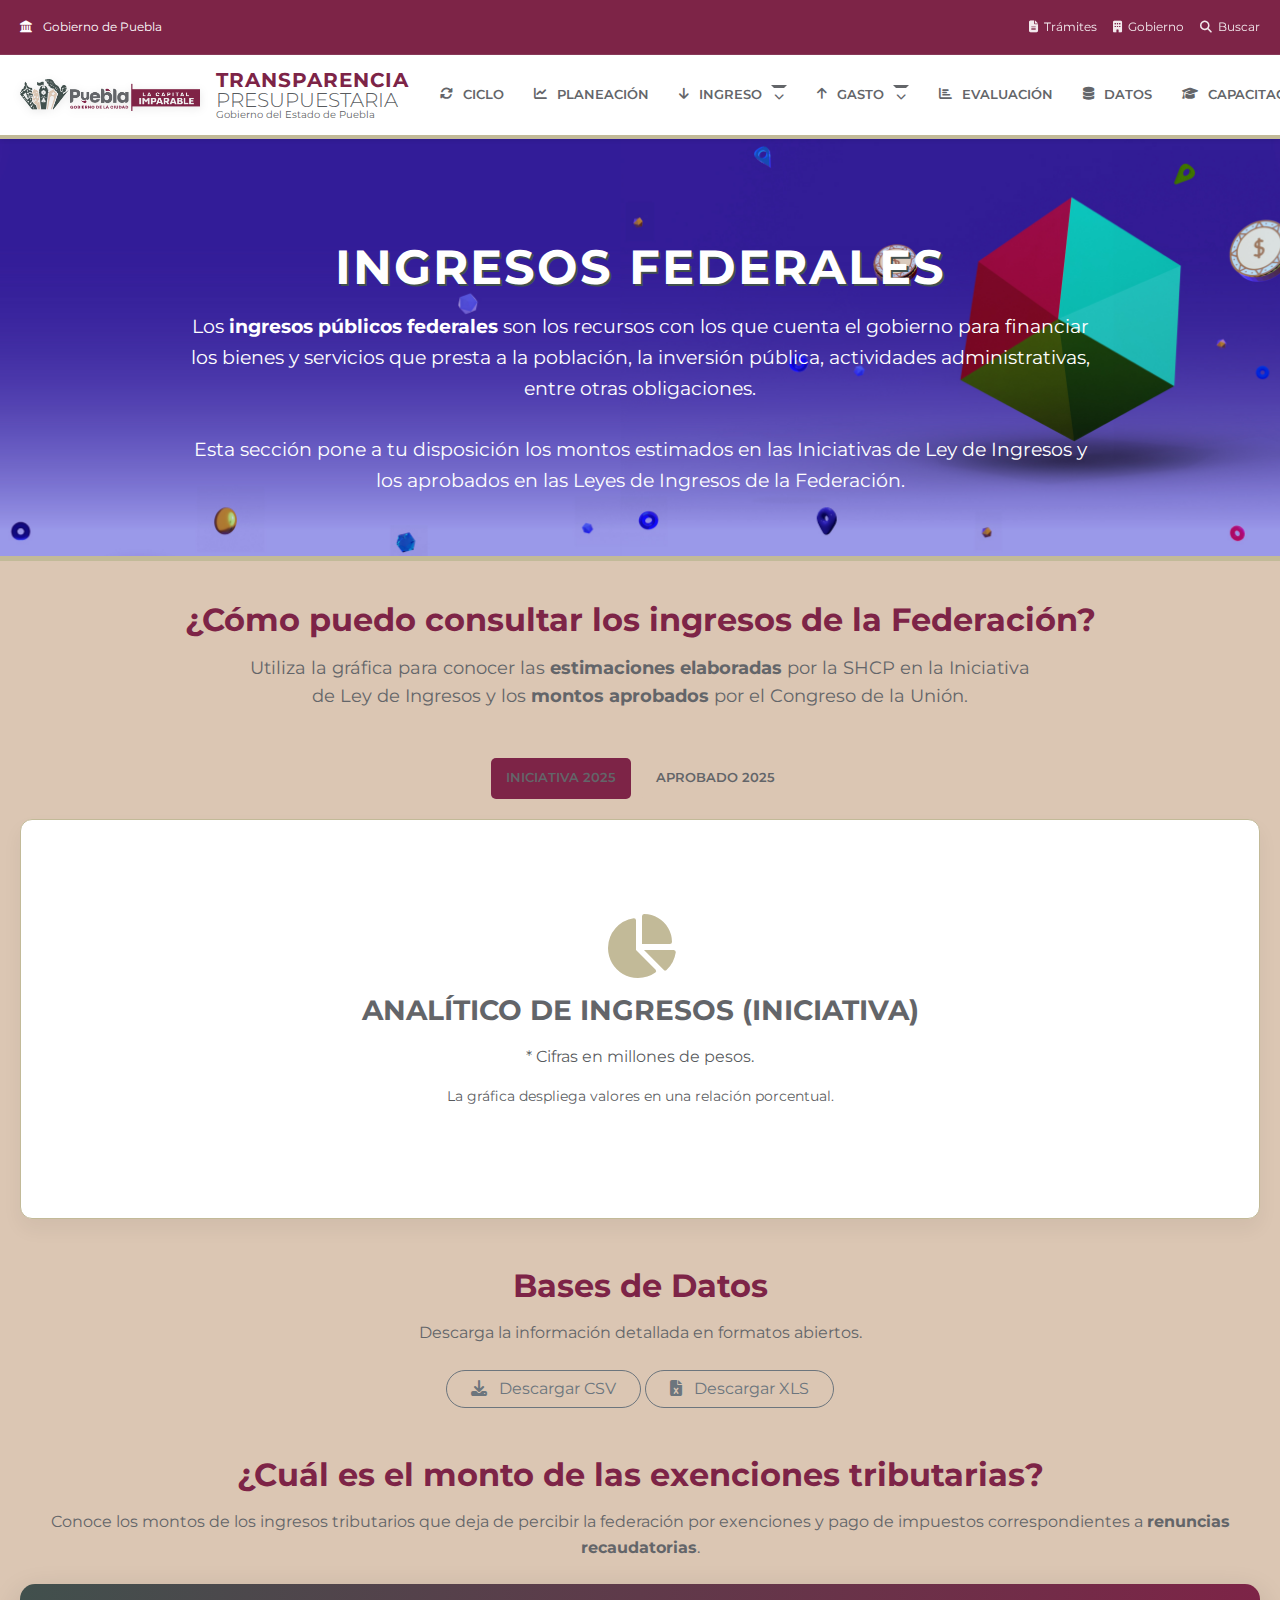
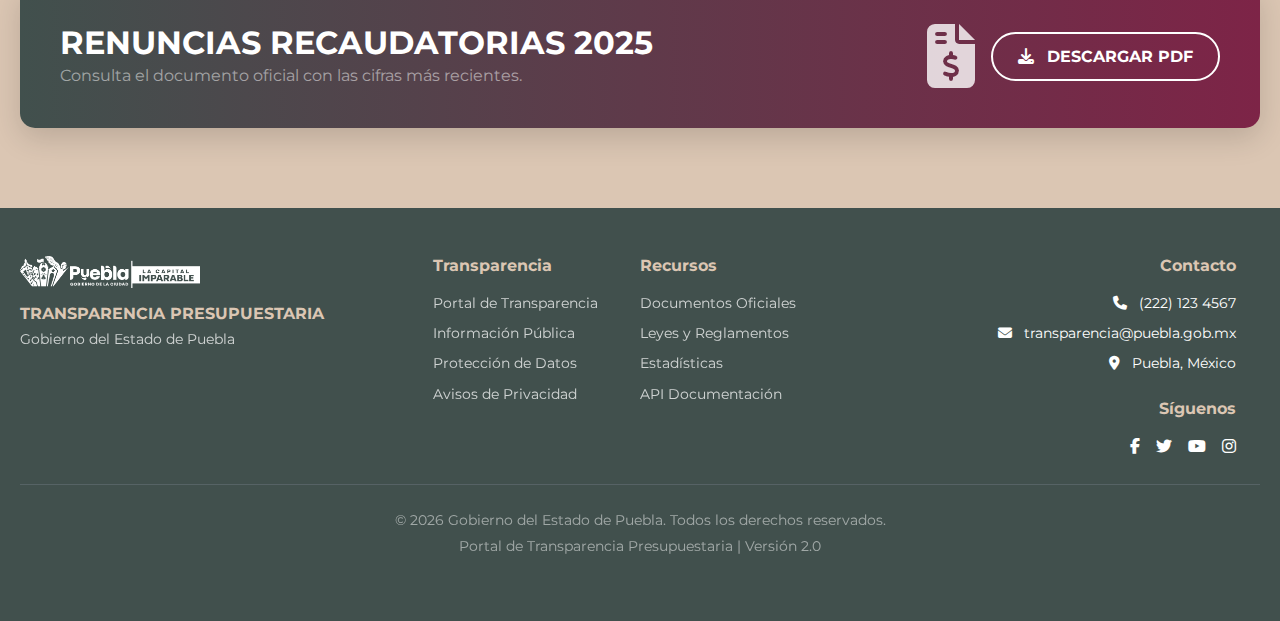
<file: Presupuestacion/Ingresos-Federales.html>
<!DOCTYPE html>
<html lang="es">

<head>
    <meta charset="UTF-8">
    <meta name="viewport" content="width=device-width, initial-scale=1.0">
    <title>Ingresos Federales - Transparencia Presupuestaria Puebla</title>

    <link
        href="https://fonts.googleapis.com/css2?family=Montserrat:wght@300;400;500;600;700&family=Poppins:wght@300;400;500;600;700&display=swap"
        rel="stylesheet">
    <link href="https://cdn.jsdelivr.net/npm/bootstrap@5.3.0/dist/css/bootstrap.min.css" rel="stylesheet">
    <link rel="stylesheet" href="https://cdnjs.cloudflare.com/ajax/libs/font-awesome/6.4.0/css/all.min.css">
    <link rel="stylesheet" href="../styles.css">

    <style>
        body {
            font-family: 'Montserrat', sans-serif;
            color: var(--gris-2);
        }

        /* --- NAVEGACIÓN UNIFICADA --- */
        .top-bar {
            background-color: var(--guinda-1);
            border-bottom: 1px solid rgba(255, 255, 255, 0.1);
            font-size: 0.85rem;
        }

        .main-nav {
            background-color: #fff;
            border-bottom: 4px solid var(--dorado-8);
        }

        .nav-link {
            color: var(--gris-2) !important;
            font-weight: 600;
            font-size: 0.8rem;
            padding: 10px 15px !important;
            transition: all 0.3s;
        }

        .nav-link:hover,
        .dropdown-item:hover {
            color: var(--guinda-1) !important;
            background-color: rgba(219, 198, 179, 0.2);
        }

        .dropdown-menu {
            border-top: 4px solid var(--guinda-1);
            border-radius: 0 0 8px 8px;
        }

        /*  */
        @media (max-width: 1199.98px) {
            .navbar-collapse {
                background-color: var(--guinda-1);
                padding: 15px;
                margin-top: 10px;
                border-radius: 8px;
                box-shadow: 0 10px 25px rgba(0, 0, 0, 0.3);
            }

            .navbar-collapse .nav-link {
                color: #ffffff !important;
                border-radius: 5px;
            }

            .navbar-collapse .dropdown-menu {
                background-color: transparent;
                border: none;
                padding-left: 15px;
                margin-top: 0;
            }

            .navbar-collapse .dropdown-item {
                color: #ffffff !important;
                border-radius: 5px;
            }

            .navbar-collapse .nav-link:hover,
            .navbar-collapse .dropdown-item:hover {
                background-color: rgba(255, 255, 255, 0.1) !important;
                color: var(--dorado-8) !important;
            }
        }

        /* --- ESTILOS DE INGRESOS --- */
        .page-header {
            background-color: var(--guinda-1);
            background-image: url('../models/images/banner_home.png');
            background-size: cover;
            background-position: center;
            background-repeat: no-repeat;
            color: var(--blanco);
            padding: 100px 0 60px;
            text-align: center;
            margin-bottom: 40px;
            border-bottom: 5px solid var(--dorado-8);
            position: relative;
        }

        .page-header h1 {
            font-size: 3rem;
            font-weight: 700;
            margin-bottom: 15px;
            text-transform: uppercase;
            letter-spacing: 2px;
            text-shadow: 2px 2px 0px var(--verde-3);
        }

        /* --- RESPONSIVE PAGE HEADER --- */
        @media (max-width: 768px) {
            .page-header {
                padding: 60px 0 35px;
                margin-bottom: 25px;
                background-image: url('../models/images/banner_home.png');
            }

            .page-header h1 {
                font-size: 1.8rem;
                letter-spacing: 1px;
                word-break: break-word;
                padding: 0 15px;
            }

            .page-header p {
                font-size: 0.9rem !important;
                padding: 0 15px;
                line-height: 1.5;
            }
        }

        @media (max-width: 480px) {
            .page-header {
                padding: 45px 0 25px;
                margin-bottom: 15px;
                border-bottom-width: 3px;
            }

            .page-header h1 {
                font-size: 1.3rem;
                letter-spacing: 0;
                margin-bottom: 10px;
            }

            .page-header p {
                font-size: 0.8rem !important;
            }
        }

        /* Tabs personalizados para Iniciativa vs Aprobado */
        .nav-pills .nav-link {
            color: var(--gris-2);
            background-color: var(--crema-4);
            margin: 0 5px;
            border-radius: 5px;
            font-weight: 600;
        }

        .nav-pills .nav-link.active {
            background-color: var(--guinda-1);
            color: white;
        }

        /* Contenedores de Gráficos/Info */
        .chart-container {
            background: var(--blanco);
            border: 1px solid var(--dorado-8);
            border-radius: 12px;
            padding: 40px;
            min-height: 400px;
            display: flex;
            flex-direction: column;
            align-items: center;
            justify-content: center;
            text-align: center;
            margin-top: 20px;
            box-shadow: 0 10px 20px rgba(0, 0, 0, 0.05);
        }

        .section-title {
            color: var(--guinda-1);
            font-weight: 700;
            margin-bottom: 15px;
            text-align: center;
        }

        /* Tarjeta de Renuncias Recaudatorias */
        .renuncias-card {
            background: linear-gradient(to right, var(--verde-3), var(--guinda-1));
            color: white;
            border-radius: 15px;
            padding: 40px;
            display: flex;
            align-items: center;
            justify-content: space-between;
            flex-wrap: wrap;
            gap: 20px;
            box-shadow: 0 10px 30px rgba(0, 0, 0, 0.15);
            transition: transform 0.3s;
        }

        .renuncias-card:hover {
            transform: translateY(-5px);
        }

        .renuncias-icon {
            font-size: 4rem;
            opacity: 0.8;
        }

        .btn-outline-light-custom {
            border: 2px solid white;
            color: white;
            padding: 10px 25px;
            font-weight: bold;
            border-radius: 50px;
            text-decoration: none;
            transition: all 0.3s;
        }

        .btn-outline-light-custom:hover {
            background: white;
            color: var(--guinda-1);
        }

        /* Preloader */
        .preloader {
            position: fixed;
            top: 0;
            left: 0;
            width: 100%;
            height: 100%;
            background: var(--guinda-1);
            display: flex;
            justify-content: center;
            align-items: center;
            z-index: 9999;
            transition: opacity 0.5s ease, visibility 0.5s ease;
        }

        .preloader.hidden {
            opacity: 0;
            visibility: hidden;
        }

        .loader-img {
            width: 150px;
            height: auto;
            animation: latido 2s infinite ease-in-out;
        }

        @keyframes latido {
            0% {
                transform: scale(1);
                opacity: 1;
            }

            50% {
                transform: scale(1.1);
                opacity: 0.8;
            }

            100% {
                transform: scale(1);
                opacity: 1;
            }
        }
    </style>
</head>

<body>

    <div class="preloader" id="preloader">
        <img src="../models/images/semo.png" alt="Cargando..." class="loader-img">
    </div>

    <div class="top-bar">
        <div class="container d-flex justify-content-between align-items-center py-2">
            <div class="top-left">
                <a href="../Portal.html" class="text-white text-decoration-none small">
                    <i class="fas fa-landmark me-2"></i> Gobierno de Puebla
                </a>
            </div>
            <div class="top-right d-flex gap-3">
                <a href="#" class="text-white text-decoration-none small"><i class="fas fa-file-alt"></i> Trámites</a>
                <a href="#" class="text-white text-decoration-none small"><i class="fas fa-building"></i> Gobierno</a>
                <a href="#" class="text-white text-decoration-none small"><i class="fas fa-search"></i> Buscar</a>
            </div>
        </div>
    </div>

    <nav class="navbar navbar-expand-xl sticky-top main-nav shadow-sm p-0">
        <div class="container nav-content py-2">

            <a class="navbar-brand d-flex align-items-center" href="../Portal.html">
                <img src="../models/images/image.png" alt="Gobierno de Puebla" class="logo-img me-3"
                    style="height: 50px;">
                <div class="d-none d-lg-block lh-1">
                    <span class="d-block fw-bold text-guinda"
                        style="color: var(--guinda-1); letter-spacing: 1px;">TRANSPARENCIA</span>
                    <span class="d-block fw-light text-muted">PRESUPUESTARIA</span>
                    <span class="d-block text-muted" style="font-size: 10px;">Gobierno del Estado de Puebla</span>
                </div>
            </a>

            <button class="navbar-toggler border-0" type="button" data-bs-toggle="collapse"
                data-bs-target="#navbarContent" aria-controls="navbarContent" aria-expanded="false"
                aria-label="Navegación">
                <span class="fas fa-bars fs-2" style="color: var(--guinda-1);"></span>
            </button>

            <button class="dark-mode-toggle" onclick="toggleDarkMode()" aria-label="Cambiar modo día/noche"
                title="Modo día/noche">
                <i class="fas fa-moon"></i>
                <i class="fas fa-sun"></i>
            </button>

            <div class="collapse navbar-collapse justify-content-end" id="navbarContent">
                <ul class="navbar-nav align-items-center text-uppercase fw-bold">
                    <li class="nav-item"><a href="../Presupuestacion/Ciclo-Presupuestario.html" class="nav-link"><i
                                class="fas fa-sync-alt me-1"></i> CICLO</a></li>
                    <li class="nav-item"><a href="../Presupuestacion/Planeacion.html" class="nav-link"><i
                                class="fas fa-chart-line me-1"></i> PLANEACIÓN</a></li>

                    <li class="nav-item dropdown">
                        <a class="nav-link dropdown-toggle" href="#" role="button" data-bs-toggle="dropdown"
                            aria-expanded="false"><i class="fas fa-arrow-down me-1"></i> INGRESO</a>
                        <ul class="dropdown-menu shadow">
                            <li><a class="dropdown-item py-2" href="../Presupuestacion/Ingresos-Federales.html"><i
                                        class="fas fa-landmark me-2"></i> Ingresos Federales</a></li>
                            <li><a class="dropdown-item py-2" href="../Presupuestacion/Recaudacion-Local.html"><i
                                        class="fas fa-map-marker-alt me-2"></i> Recaudación Local</a></li>
                        </ul>
                    </li>

                    <li class="nav-item dropdown">
                        <a class="nav-link dropdown-toggle" href="#" role="button" data-bs-toggle="dropdown"
                            aria-expanded="false"><i class="fas fa-arrow-up me-1"></i> GASTO</a>
                        <ul class="dropdown-menu shadow">
                            <li><a class="dropdown-item py-2" href="../Presupuestacion/Programas.html"><i
                                        class="fas fa-clipboard-list me-2"></i> Programas</a></li>
                            <li><a class="dropdown-item py-2" href="../Presupuestacion/Obra-Publica-Abierta.html"><i
                                        class="fas fa-hard-hat me-2"></i> Obra Pública</a></li>
                            <li><a class="dropdown-item py-2" href="../Presupuestacion/Entidades-Federativas.html"><i
                                        class="fas fa-university me-2"></i> Entidades Federativas</a></li>
                            <li><a class="dropdown-item py-2" href="../Presupuestacion/Ramo23.html"><i
                                        class="fas fa-chart-pie me-2"></i> Ramo 23</a></li>
                        </ul>
                    </li>

                    <li class="nav-item"><a href="../Presupuestacion/Sistema-Evaluacion-Desempeno.html"
                            class="nav-link"><i class="fas fa-chart-bar me-1"></i> EVALUACIÓN</a></li>
                    <li class="nav-item"><a href="../Presupuestacion/Datos-Abiertos.html" class="nav-link"><i
                                class="fas fa-database me-1"></i> DATOS</a></li>
                    <li class="nav-item"><a href="../Presupuestacion/Capacitacion.html" class="nav-link"><i
                                class="fas fa-graduation-cap me-1"></i> CAPACITACIÓN</a></li>
                    <li class="nav-item ms-lg-2"><button class="btn border-0 text-secondary fs-5"><i
                                class="fas fa-search"></i></button></li>
                </ul>
            </div>
        </div>
    </nav>

    <header class="page-header">
        <div class="container">
            <h1>Ingresos Federales</h1>
            <p style="font-size: 1.2rem; max-width: 900px; margin: 0 auto;">
                Los <strong>ingresos públicos federales</strong> son los recursos con los que cuenta el gobierno para
                financiar los bienes y servicios que presta a la población, la inversión pública, actividades
                administrativas, entre otras obligaciones.
                <br><br>
                Esta sección pone a tu disposición los montos estimados en las Iniciativas de Ley de Ingresos y los
                aprobados en las Leyes de Ingresos de la Federación.
            </p>
        </div>
    </header>

    <div class="container" style="margin-bottom: 80px;">

        <h2 class="section-title">¿Cómo puedo consultar los ingresos de la Federación?</h2>
        <p class="text-center mb-5" style="font-size: 1.1rem; max-width: 800px; margin: 0 auto;">
            Utiliza la gráfica para conocer las <strong>estimaciones elaboradas</strong> por la SHCP en la Iniciativa de
            Ley de Ingresos y los <strong>montos aprobados</strong> por el Congreso de la Unión.
        </p>

        <ul class="nav nav-pills justify-content-center mb-3" id="ingresosTab" role="tablist">
            <li class="nav-item" role="presentation">
                <button class="nav-link active" id="iniciativa-tab" data-bs-toggle="pill" data-bs-target="#iniciativa"
                    type="button" role="tab">Iniciativa 2025</button>
            </li>
            <li class="nav-item" role="presentation">
                <button class="nav-link" id="aprobado-tab" data-bs-toggle="pill" data-bs-target="#aprobado"
                    type="button" role="tab">Aprobado 2025</button>
            </li>
        </ul>

        <div class="tab-content" id="ingresosTabContent">
            <div class="tab-pane fade show active" id="iniciativa" role="tabpanel">
                <div class="chart-container">
                    <i class="fas fa-chart-pie mb-3" style="font-size: 4rem; color: var(--dorado-8);"></i>
                    <h3 class="fw-bold text-uppercase">Analítico de Ingresos (Iniciativa)</h3>
                    <p class="text-muted mt-2">* Cifras en millones de pesos.</p>
                    <p class="small text-muted">La gráfica despliega valores en una relación porcentual.</p>
                </div>
            </div>
            <div class="tab-pane fade" id="aprobado" role="tabpanel">
                <div class="chart-container">
                    <i class="fas fa-chart-pie mb-3" style="font-size: 4rem; color: var(--verde-3);"></i>
                    <h3 class="fw-bold text-uppercase">Analítico de Ingresos (Aprobado)</h3>
                    <p class="text-muted mt-2">* Cifras en millones de pesos.</p>
                    <p class="small text-muted">La gráfica despliega valores en una relación porcentual.</p>
                </div>
            </div>
        </div>

        <div class="mt-5 text-center">
            <h2 class="section-title">Bases de Datos</h2>
            <p class="mb-4">Descarga la información detallada en formatos abiertos.</p>
            <a href="#" class="btn btn-outline-secondary rounded-pill px-4"><i class="fas fa-download me-2"></i>
                Descargar CSV</a>
            <a href="#" class="btn btn-outline-secondary rounded-pill px-4"><i class="fas fa-file-excel me-2"></i>
                Descargar XLS</a>
        </div>

        <div class="mt-5">
            <h2 class="section-title">¿Cuál es el monto de las exenciones tributarias?</h2>
            <p class="text-center mb-4">Conoce los montos de los ingresos tributarios que deja de percibir la federación
                por exenciones y pago de impuestos correspondientes a <strong>renuncias recaudatorias</strong>.</p>

            <div class="renuncias-card">
                <div>
                    <h2 class="fw-bold m-0">RENUNCIAS RECAUDATORIAS 2025</h2>
                    <p class="m-0 text-white-50">Consulta el documento oficial con las cifras más recientes.</p>
                </div>
                <div class="d-flex align-items-center gap-3">
                    <i class="fas fa-file-invoice-dollar renuncias-icon"></i>
                    <a href="https://www.gob.mx/cms/uploads/attachment/file/1004797/DRR_2025.pdf" target="_blank"
                        class="btn-outline-light-custom">
                        <i class="fas fa-download me-2"></i> DESCARGAR PDF
                    </a>
                </div>
            </div>
        </div>

    </div>

    <footer class="footer-section bg-secondary text-white py-5" style="background-color: var(--verde-3) !important;">
        <div class="container">
            <div class="row gy-4">
                <div class="col-lg-4">
                    <div class="mb-3">
                        <img src="../models/images/image.png" alt="Gobierno de Puebla"
                            style="filter: brightness(0) invert(1); max-width: 180px;">
                    </div>
                    <div class="lh-1">
                        <h4 class="h6 fw-bold text-crema" style="color: var(--crema-4);">TRANSPARENCIA PRESUPUESTARIA
                        </h4>
                        <p class="small opacity-75">Gobierno del Estado de Puebla</p>
                    </div>
                </div>

                <div class="col-6 col-lg-2">
                    <h5 class="h6 fw-bold mb-3" style="color: var(--crema-4);">Transparencia</h5>
                    <ul class="list-unstyled small">
                        <li class="mb-2"><a href="#" class="text-white text-decoration-none opacity-75">Portal de
                                Transparencia</a></li>
                        <li class="mb-2"><a href="#" class="text-white text-decoration-none opacity-75">Información
                                Pública</a></li>
                        <li class="mb-2"><a href="#" class="text-white text-decoration-none opacity-75">Protección de
                                Datos</a></li>
                        <li class="mb-2"><a href="#" class="text-white text-decoration-none opacity-75">Avisos de
                                Privacidad</a></li>
                    </ul>
                </div>

                <div class="col-6 col-lg-2">
                    <h5 class="h6 fw-bold mb-3" style="color: var(--crema-4);">Recursos</h5>
                    <ul class="list-unstyled small">
                        <li class="mb-2"><a href="#" class="text-white text-decoration-none opacity-75">Documentos
                                Oficiales</a></li>
                        <li class="mb-2"><a href="#" class="text-white text-decoration-none opacity-75">Leyes y
                                Reglamentos</a></li>
                        <li class="mb-2"><a href="#" class="text-white text-decoration-none opacity-75">Estadísticas</a>
                        </li>
                        <li class="mb-2"><a href="#" class="text-white text-decoration-none opacity-75">API
                                Documentación</a></li>
                    </ul>
                </div>

                <div class="col-lg-4 text-lg-end">
                    <div class="mb-4">
                        <h5 class="h6 fw-bold mb-3" style="color: var(--crema-4);">Contacto</h5>
                        <ul class="list-unstyled small">
                            <li class="mb-2"><i class="fas fa-phone me-2"></i> (222) 123 4567</li>
                            <li class="mb-2"><i class="fas fa-envelope me-2"></i> transparencia@puebla.gob.mx</li>
                            <li class="mb-2"><i class="fas fa-map-marker-alt me-2"></i> Puebla, México</li>
                        </ul>
                    </div>
                    <div>
                        <h5 class="h6 fw-bold mb-3" style="color: var(--crema-4);">Síguenos</h5>
                        <div class="d-flex justify-content-lg-end gap-3">
                            <a href="#" class="text-white"><i class="fab fa-facebook-f"></i></a>
                            <a href="#" class="text-white"><i class="fab fa-twitter"></i></a>
                            <a href="#" class="text-white"><i class="fab fa-youtube"></i></a>
                            <a href="#" class="text-white"><i class="fab fa-instagram"></i></a>
                        </div>
                    </div>
                </div>
            </div>

            <div class="border-top border-secondary mt-4 pt-4 text-center small opacity-50">
                <p class="mb-1">&copy; 2026 Gobierno del Estado de Puebla. Todos los derechos reservados.</p>
                <p>Portal de Transparencia Presupuestaria | Versión 2.0</p>
            </div>
        </div>
    </footer>

    <script src="https://cdn.jsdelivr.net/npm/bootstrap@5.3.0/dist/js/bootstrap.bundle.min.js"></script>
    <script src="../script.js"></script>
    <script>
        window.addEventListener('load', function () {
            const preloader = document.getElementById('preloader');
            if (preloader) {
                preloader.style.display = 'none';
            }
        });
    </script>
</body>

</html>
</file>
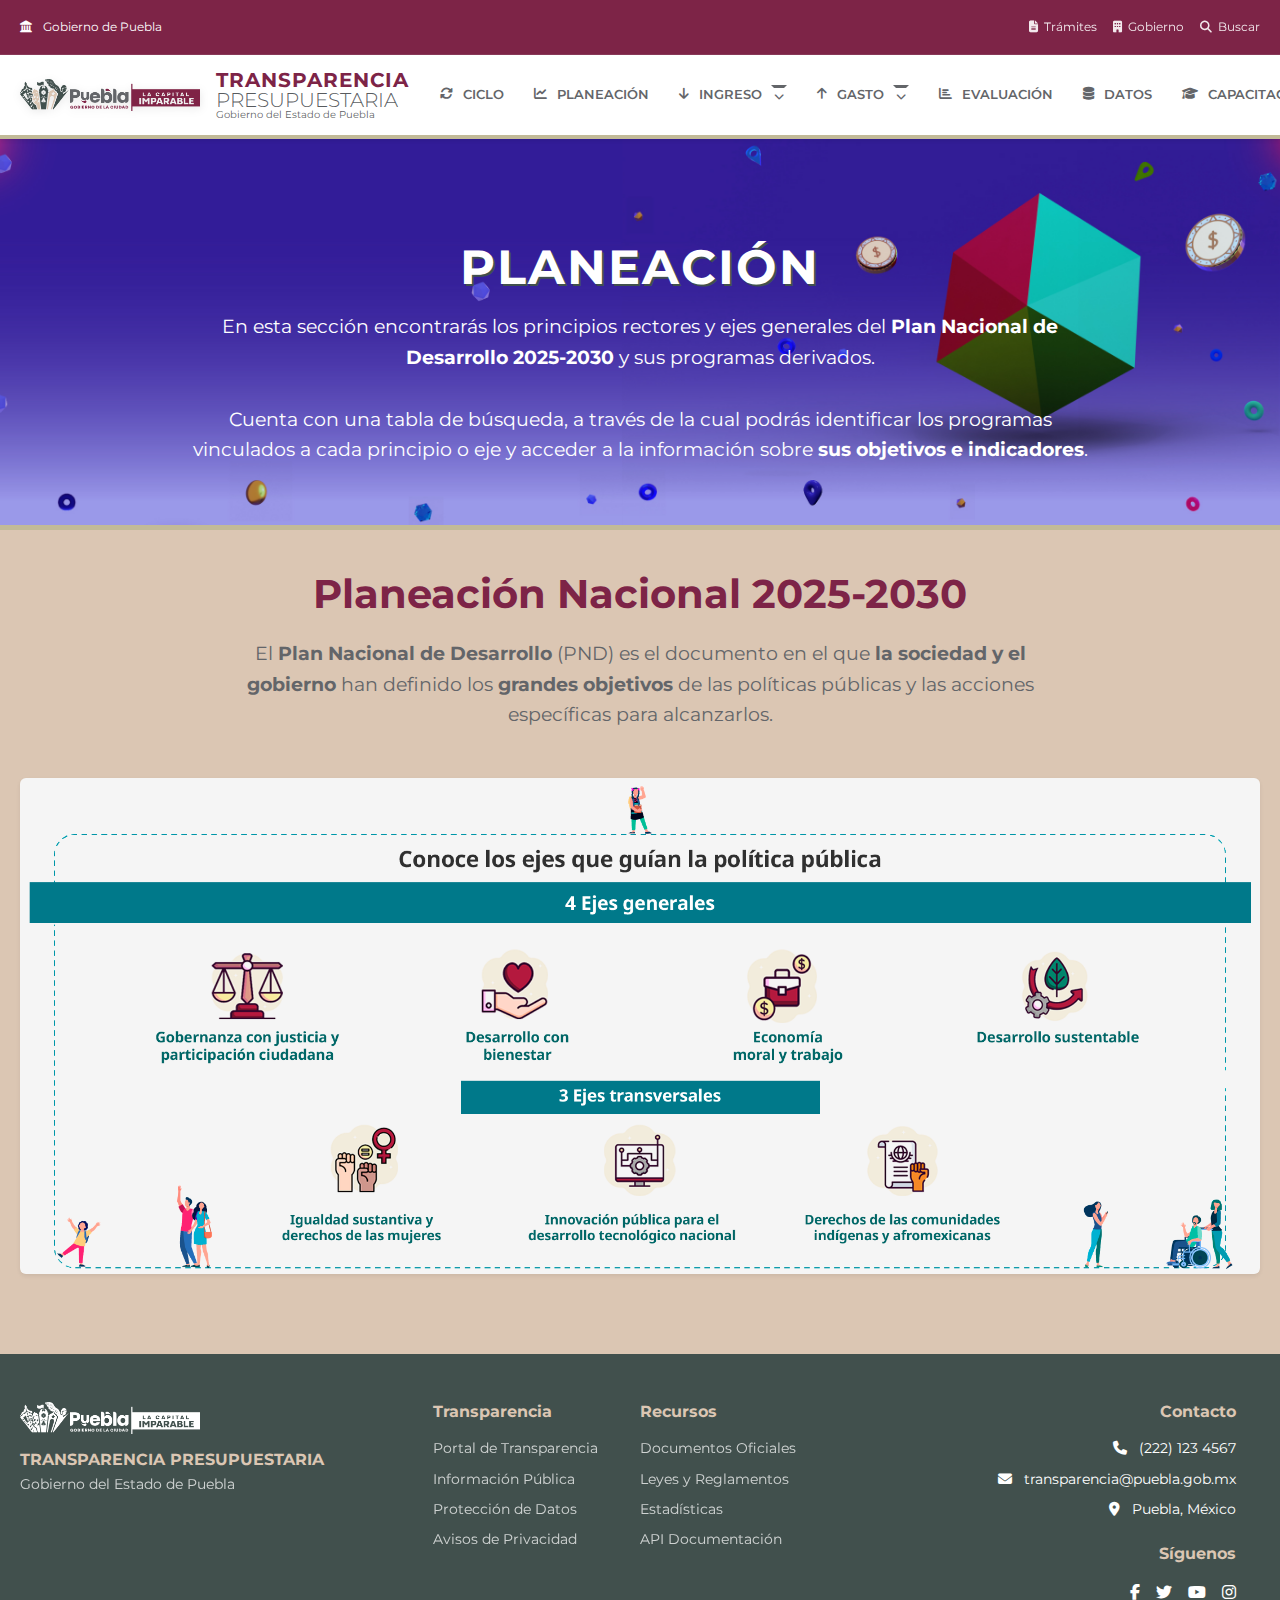
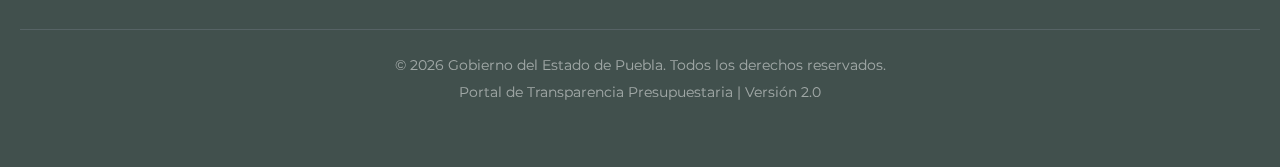
<file: Presupuestacion/Planeacion.html>
<!DOCTYPE html>
<html lang="es">

<head>
    <meta charset="UTF-8">
    <meta name="viewport" content="width=device-width, initial-scale=1.0">
    <title>Planeación Nacional - Transparencia Presupuestaria Puebla</title>

    <link
        href="https://fonts.googleapis.com/css2?family=Montserrat:wght@300;400;500;600;700&family=Poppins:wght@300;400;500;600;700&display=swap"
        rel="stylesheet">
    <link href="https://cdn.jsdelivr.net/npm/bootstrap@5.3.0/dist/css/bootstrap.min.css" rel="stylesheet">
    <link rel="stylesheet" href="https://cdnjs.cloudflare.com/ajax/libs/font-awesome/6.4.0/css/all.min.css">
    <link rel="stylesheet" href="../styles.css">

    <style>
        body {
            font-family: 'Montserrat', sans-serif;
            color: var(--gris-2);
        }

        /* --- NAVEGACIÓN UNIFICADA --- */
        .top-bar {
            background-color: var(--guinda-1);
            border-bottom: 1px solid rgba(255, 255, 255, 0.1);
            font-size: 0.85rem;
        }

        .main-nav {
            background-color: #fff;
            border-bottom: 4px solid var(--dorado-8);
        }

        .nav-link {
            color: var(--gris-2) !important;
            font-weight: 600;
            font-size: 0.8rem;
            padding: 10px 15px !important;
            transition: all 0.3s;
        }

        .nav-link:hover,
        .dropdown-item:hover {
            color: var(--guinda-1) !important;
            background-color: rgba(219, 198, 179, 0.2);
        }

        .dropdown-menu {
            border-top: 4px solid var(--guinda-1);
            border-radius: 0 0 8px 8px;
        }

        /* --- MENÚ MÓVIL CORREGIDO --- */
        @media (max-width: 1199.98px) {
            .navbar-collapse {
                background-color: var(--guinda-1);
                padding: 15px;
                margin-top: 10px;
                border-radius: 8px;
                box-shadow: 0 10px 25px rgba(0, 0, 0, 0.3);
            }

            .navbar-collapse .nav-link {
                color: #ffffff !important;
                border-radius: 5px;
            }

            .navbar-collapse .dropdown-menu {
                background-color: transparent;
                border: none;
                padding-left: 15px;
                margin-top: 0;
            }

            .navbar-collapse .dropdown-item {
                color: #ffffff !important;
                border-radius: 5px;
            }

            .navbar-collapse .nav-link:hover,
            .navbar-collapse .dropdown-item:hover {
                background-color: rgba(255, 255, 255, 0.1) !important;
                color: var(--dorado-8) !important;
            }
        }

        /* --- ESTILOS DE PLANEACIÓN --- */
        .page-header {
            background-color: var(--guinda-1);
            background-image: url('../models/images/banner_home.png');
            background-size: cover;
            background-position: center;
            background-repeat: no-repeat;
            color: var(--blanco);
            padding: 100px 0 60px;
            text-align: center;
            margin-bottom: 40px;
            border-bottom: 5px solid var(--dorado-8);
            position: relative;
        }

        .page-header h1 {
            font-size: 3rem;
            font-weight: 700;
            margin-bottom: 15px;
            text-transform: uppercase;
            letter-spacing: 2px;
            text-shadow: 2px 2px 0px var(--verde-3);
        }

        /* --- RESPONSIVE PAGE HEADER --- */
        @media (max-width: 768px) {
            .page-header {
                padding: 60px 0 35px;
                margin-bottom: 25px;
                background-image: url('../models/images/banner_home.png');
            }

            .page-header h1 {
                font-size: 1.8rem;
                letter-spacing: 1px;
                word-break: break-word;
                padding: 0 15px;
            }

            .page-header p {
                font-size: 0.9rem !important;
                padding: 0 15px;
                line-height: 1.5;
            }
        }

        @media (max-width: 480px) {
            .page-header {
                padding: 45px 0 25px;
                margin-bottom: 15px;
                border-bottom-width: 3px;
            }

            .page-header h1 {
                font-size: 1.3rem;
                letter-spacing: 0;
                margin-bottom: 10px;
            }

            .page-header p {
                font-size: 0.8rem !important;
            }
        }

        .section-title {
            color: var(--guinda-1);
            font-weight: 700;
            text-align: center;
            margin-bottom: 20px;
            font-size: 2.5rem;
        }

        .section-subtitle {
            font-size: 1.2rem;
            text-align: center;
            max-width: 800px;
            margin: 0 auto 40px auto;
            color: var(--gris-2);
        }

        /* Preloader */
        .preloader {
            position: fixed;
            top: 0;
            left: 0;
            width: 100%;
            height: 100%;
            background: var(--guinda-1);
            display: flex;
            justify-content: center;
            align-items: center;
            z-index: 9999;
            transition: opacity 0.5s ease, visibility 0.5s ease;
        }

        .preloader.hidden {
            opacity: 0;
            visibility: hidden;
        }

        .loader-img {
            width: 150px;
            height: auto;
            animation: latido 2s infinite ease-in-out;
        }

        @keyframes latido {
            0% {
                transform: scale(1);
                opacity: 1;
            }

            50% {
                transform: scale(1.1);
                opacity: 0.8;
            }

            100% {
                transform: scale(1);
                opacity: 1;
            }
        }
    </style>
</head>

<body>

    <div class="preloader" id="preloader">
        <img src="../models/images/semo.png" alt="Cargando..." class="loader-img">
    </div>

    <div class="top-bar">
        <div class="container d-flex justify-content-between align-items-center py-2">
            <div class="top-left">
                <a href="../Portal.html" class="text-white text-decoration-none small">
                    <i class="fas fa-landmark me-2"></i> Gobierno de Puebla
                </a>
            </div>
            <div class="top-right d-flex gap-3">
                <a href="#" class="text-white text-decoration-none small"><i class="fas fa-file-alt"></i> Trámites</a>
                <a href="#" class="text-white text-decoration-none small"><i class="fas fa-building"></i> Gobierno</a>
                <a href="#" class="text-white text-decoration-none small"><i class="fas fa-search"></i> Buscar</a>
            </div>
        </div>
    </div>

    <nav class="navbar navbar-expand-xl sticky-top main-nav shadow-sm p-0">
        <div class="container nav-content py-2">

            <a class="navbar-brand d-flex align-items-center" href="../Portal.html">
                <img src="../models/images/image.png" alt="Gobierno de Puebla" class="logo-img me-3"
                    style="height: 50px;">
                <div class="d-none d-lg-block lh-1">
                    <span class="d-block fw-bold text-guinda"
                        style="color: var(--guinda-1); letter-spacing: 1px;">TRANSPARENCIA</span>
                    <span class="d-block fw-light text-muted">PRESUPUESTARIA</span>
                    <span class="d-block text-muted" style="font-size: 10px;">Gobierno del Estado de Puebla</span>
                </div>
            </a>

            <button class="navbar-toggler border-0" type="button" data-bs-toggle="collapse"
                data-bs-target="#navbarContent" aria-controls="navbarContent" aria-expanded="false"
                aria-label="Navegación">
                <span class="fas fa-bars fs-2" style="color: var(--guinda-1);"></span>
            </button>

            <button class="dark-mode-toggle" onclick="toggleDarkMode()" aria-label="Cambiar modo día/noche"
                title="Modo día/noche">
                <i class="fas fa-moon"></i>
                <i class="fas fa-sun"></i>
            </button>

            <div class="collapse navbar-collapse justify-content-end" id="navbarContent">
                <ul class="navbar-nav align-items-center text-uppercase fw-bold">
                    <li class="nav-item"><a href="../Presupuestacion/Ciclo-Presupuestario.html" class="nav-link"><i
                                class="fas fa-sync-alt me-1"></i> CICLO</a></li>
                    <li class="nav-item"><a href="../Presupuestacion/Planeacion.html" class="nav-link active"
                            style="color: var(--guinda-1);"><i class="fas fa-chart-line me-1"></i> PLANEACIÓN</a></li>

                    <li class="nav-item dropdown">
                        <a class="nav-link dropdown-toggle" href="#" role="button" data-bs-toggle="dropdown"
                            aria-expanded="false"><i class="fas fa-arrow-down me-1"></i> INGRESO</a>
                        <ul class="dropdown-menu shadow">
                            <li><a class="dropdown-item py-2" href="../Presupuestacion/Ingresos-Federales.html"><i
                                        class="fas fa-landmark me-2"></i> Ingresos Federales</a></li>
                            <li><a class="dropdown-item py-2" href="../Presupuestacion/Recaudacion-Local.html"><i
                                        class="fas fa-map-marker-alt me-2"></i> Recaudación Local</a></li>
                        </ul>
                    </li>

                    <li class="nav-item dropdown">
                        <a class="nav-link dropdown-toggle" href="#" role="button" data-bs-toggle="dropdown"
                            aria-expanded="false"><i class="fas fa-arrow-up me-1"></i> GASTO</a>
                        <ul class="dropdown-menu shadow">
                            <li><a class="dropdown-item py-2" href="../Presupuestacion/Programas.html"><i
                                        class="fas fa-clipboard-list me-2"></i> Programas</a></li>
                            <li><a class="dropdown-item py-2" href="../Presupuestacion/Obra-Publica-Abierta.html"><i
                                        class="fas fa-hard-hat me-2"></i> Obra Pública</a></li>
                            <li><a class="dropdown-item py-2" href="../Presupuestacion/Entidades-Federativas.html"><i
                                        class="fas fa-university me-2"></i> Entidades Federativas</a></li>
                            <li><a class="dropdown-item py-2" href="../Presupuestacion/Ramo23.html"><i
                                        class="fas fa-chart-pie me-2"></i> Ramo 23</a></li>
                        </ul>
                    </li>

                    <li class="nav-item"><a href="../Presupuestacion/Sistema-Evaluacion-Desempeno.html"
                            class="nav-link"><i class="fas fa-chart-bar me-1"></i> EVALUACIÓN</a></li>
                    <li class="nav-item"><a href="../Presupuestacion/Datos-Abiertos.html" class="nav-link"><i
                                class="fas fa-database me-1"></i> DATOS</a></li>
                    <li class="nav-item"><a href="../Presupuestacion/Capacitacion.html" class="nav-link"><i
                                class="fas fa-graduation-cap me-1"></i> CAPACITACIÓN</a></li>
                    <li class="nav-item ms-lg-2"><button class="btn border-0 text-secondary fs-5"><i
                                class="fas fa-search"></i></button></li>
                </ul>
            </div>
        </div>
    </nav>

    <header class="page-header">
        <div class="container">
            <h1>PLANEACIÓN</h1>
            <p style="font-size: 1.2rem; max-width: 900px; margin: 0 auto;">
                En esta sección encontrarás los principios rectores y ejes generales del <strong>Plan Nacional de
                    Desarrollo 2025-2030</strong> y sus programas derivados.
                <br><br>
                Cuenta con una tabla de búsqueda, a través de la cual podrás identificar los programas vinculados a cada
                principio o eje y acceder a la información sobre <strong>sus objetivos e indicadores</strong>.
            </p>
        </div>
    </header>

    <div class="container" style="margin-bottom: 80px;">

        <h2 class="section-title">Planeación Nacional 2025-2030</h2>
        <p class="section-subtitle">
            El <strong>Plan Nacional de Desarrollo</strong> (PND) es el documento en el que <strong>la sociedad y el
                gobierno</strong> han definido los <strong>grandes objetivos</strong> de las políticas públicas y las
            acciones específicas para alcanzarlos.
        </p>

        <div class="text-center mt-5">
            <img src="../models/images/infografia_PND.png" alt="Infografía del Plan Nacional de Desarrollo"
                class="img-fluid rounded shadow-sm" style="max-width: 100%; height: auto;">
        </div>

    </div>

    <footer class="footer-section bg-secondary text-white py-5" style="background-color: var(--verde-3) !important;">
        <div class="container">
            <div class="row gy-4">
                <div class="col-lg-4">
                    <div class="mb-3">
                        <img src="../models/images/image.png" alt="Gobierno de Puebla"
                            style="filter: brightness(0) invert(1); max-width: 180px;">
                    </div>
                    <div class="lh-1">
                        <h4 class="h6 fw-bold text-crema" style="color: var(--crema-4);">TRANSPARENCIA PRESUPUESTARIA
                        </h4>
                        <p class="small opacity-75">Gobierno del Estado de Puebla</p>
                    </div>
                </div>

                <div class="col-6 col-lg-2">
                    <h5 class="h6 fw-bold mb-3" style="color: var(--crema-4);">Transparencia</h5>
                    <ul class="list-unstyled small">
                        <li class="mb-2"><a href="#" class="text-white text-decoration-none opacity-75">Portal de
                                Transparencia</a></li>
                        <li class="mb-2"><a href="#" class="text-white text-decoration-none opacity-75">Información
                                Pública</a></li>
                        <li class="mb-2"><a href="#" class="text-white text-decoration-none opacity-75">Protección de
                                Datos</a></li>
                        <li class="mb-2"><a href="#" class="text-white text-decoration-none opacity-75">Avisos de
                                Privacidad</a></li>
                    </ul>
                </div>

                <div class="col-6 col-lg-2">
                    <h5 class="h6 fw-bold mb-3" style="color: var(--crema-4);">Recursos</h5>
                    <ul class="list-unstyled small">
                        <li class="mb-2"><a href="#" class="text-white text-decoration-none opacity-75">Documentos
                                Oficiales</a></li>
                        <li class="mb-2"><a href="#" class="text-white text-decoration-none opacity-75">Leyes y
                                Reglamentos</a></li>
                        <li class="mb-2"><a href="#" class="text-white text-decoration-none opacity-75">Estadísticas</a>
                        </li>
                        <li class="mb-2"><a href="#" class="text-white text-decoration-none opacity-75">API
                                Documentación</a></li>
                    </ul>
                </div>

                <div class="col-lg-4 text-lg-end">
                    <div class="mb-4">
                        <h5 class="h6 fw-bold mb-3" style="color: var(--crema-4);">Contacto</h5>
                        <ul class="list-unstyled small">
                            <li class="mb-2"><i class="fas fa-phone me-2"></i> (222) 123 4567</li>
                            <li class="mb-2"><i class="fas fa-envelope me-2"></i> transparencia@puebla.gob.mx</li>
                            <li class="mb-2"><i class="fas fa-map-marker-alt me-2"></i> Puebla, México</li>
                        </ul>
                    </div>
                    <div>
                        <h5 class="h6 fw-bold mb-3" style="color: var(--crema-4);">Síguenos</h5>
                        <div class="d-flex justify-content-lg-end gap-3">
                            <a href="#" class="text-white"><i class="fab fa-facebook-f"></i></a>
                            <a href="#" class="text-white"><i class="fab fa-twitter"></i></a>
                            <a href="#" class="text-white"><i class="fab fa-youtube"></i></a>
                            <a href="#" class="text-white"><i class="fab fa-instagram"></i></a>
                        </div>
                    </div>
                </div>
            </div>

            <div class="border-top border-secondary mt-4 pt-4 text-center small opacity-50">
                <p class="mb-1">&copy; 2026 Gobierno del Estado de Puebla. Todos los derechos reservados.</p>
                <p>Portal de Transparencia Presupuestaria | Versión 2.0</p>
            </div>
        </div>
    </footer>

    <script src="https://cdn.jsdelivr.net/npm/bootstrap@5.3.0/dist/js/bootstrap.bundle.min.js"></script>
    <script src="../script.js"></script>
    <script>
        window.addEventListener('load', function () {
            const preloader = document.getElementById('preloader');
            if (preloader) {
                preloader.style.display = 'none';
            }
        });
    </script>
</body>

</html>
</file>
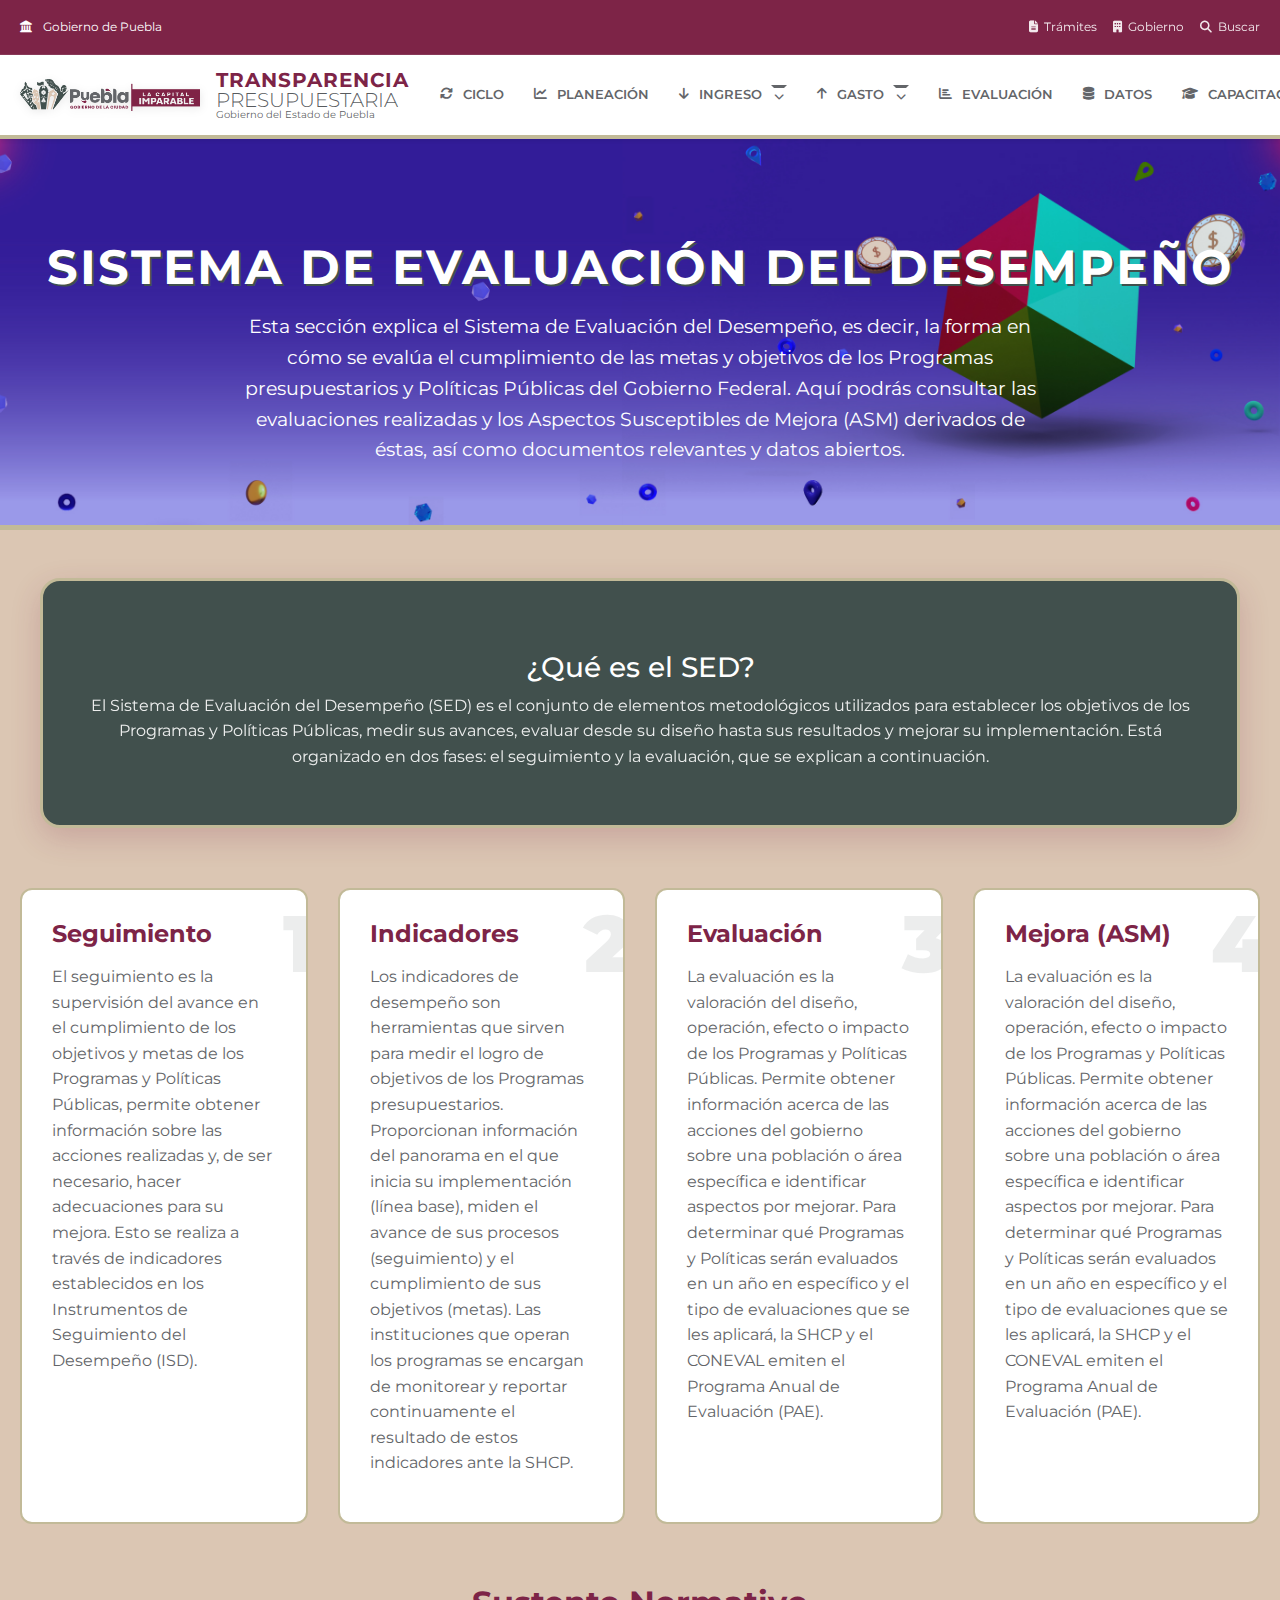
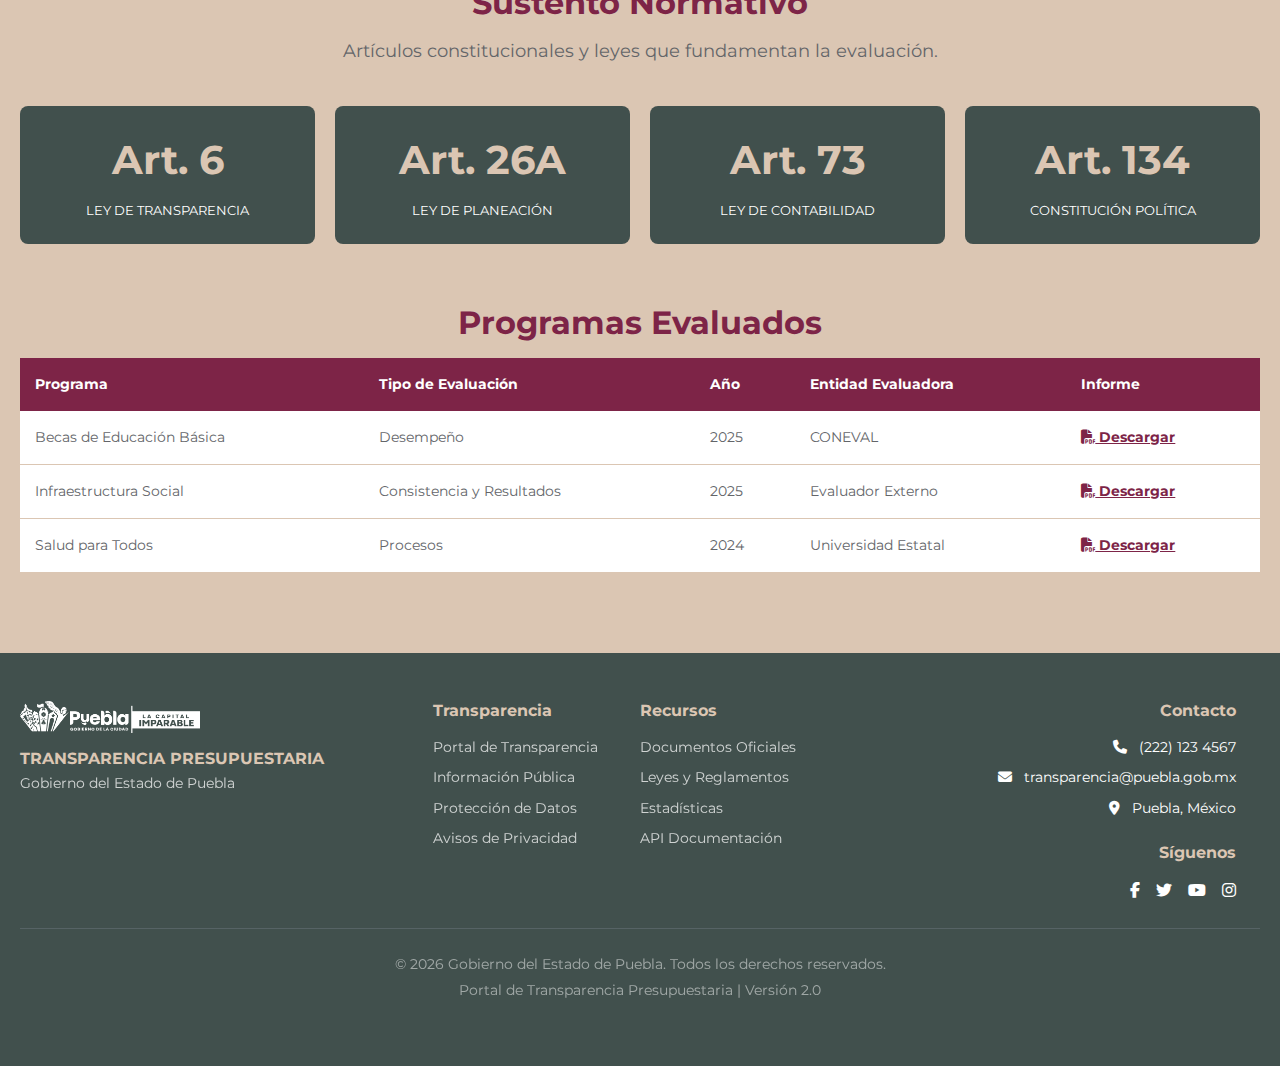
<file: Presupuestacion/Sistema-Evaluacion-Desempeno.html>
<!DOCTYPE html>
<html lang="es">

<head>
    <meta charset="UTF-8">
    <meta name="viewport" content="width=device-width, initial-scale=1.0">
    <title>Sistema de Evaluación del Desempeño - Transparencia Presupuestaria Puebla</title>

    <link
        href="https://fonts.googleapis.com/css2?family=Montserrat:wght@300;400;500;600;700&family=Poppins:wght@300;400;500;600;700&display=swap"
        rel="stylesheet">
    <link href="https://cdn.jsdelivr.net/npm/bootstrap@5.3.0/dist/css/bootstrap.min.css" rel="stylesheet">
    <link rel="stylesheet" href="https://cdnjs.cloudflare.com/ajax/libs/font-awesome/6.4.0/css/all.min.css">
    <link rel="stylesheet" href="../styles.css">

    <style>
        @media (max-width: 1199.98px) {

            /*  Fondo guinda sólido para el panel desplegable completo */
            .navbar-collapse {
                background-color: var(--guinda-1);
                padding: 15px;
                margin-top: 10px;
                border-radius: 8px;
                box-shadow: 0 10px 25px rgba(0, 0, 0, 0.3);
                /* Sombra para que resalte */
            }

            /* Letras blancas para los enlaces principales */
            .navbar-collapse .nav-link {
                color: #ffffff !important;
                border-radius: 5px;
            }

            /* Fondo guinda también para los submenús (Ingreso, Gasto) y quitar su borde superior */
            .navbar-collapse .dropdown-menu {
                background-color: transparent;
                border: none;
                padding-left: 15px;
                /* Sangría para diferenciar el submenú */
                margin-top: 0;
            }

            /*  Letras blancas para los elementos dentro de los submenús */
            .navbar-collapse .dropdown-item {
                color: #ffffff !important;
                border-radius: 5px;
            }

            /*  Efecto Hover al pasar el dedo/mouse en móvil (Fondo traslúcido y letras doradas) */
            .navbar-collapse .nav-link:hover,
            .navbar-collapse .dropdown-item:hover,
            .navbar-collapse .nav-link.active {
                background-color: rgba(255, 255, 255, 0.1) !important;
                color: var(--dorado-8) !important;
            }
        }


        body {
            font-family: 'Montserrat', sans-serif;
            color: var(--gris-2);
        }

        /* --- ESTILOS DE NAVEGACIÓN UNIFICADOS --- */
        .top-bar {
            background-color: var(--guinda-1);
            border-bottom: 1px solid rgba(255, 255, 255, 0.1);
            font-size: 0.85rem;
        }

        .main-nav {
            background-color: #fff;
            border-bottom: 4px solid var(--dorado-8);
        }

        .nav-link {
            color: var(--gris-2) !important;
            font-weight: 600;
            font-size: 0.8rem;
            padding: 10px 15px !important;
            transition: all 0.3s;
        }

        .nav-link:hover,
        .dropdown-item:hover {
            color: var(--guinda-1) !important;
            background-color: rgba(219, 198, 179, 0.2);
        }

        .dropdown-menu {
            border-top: 4px solid var(--guinda-1);
            border-radius: 0 0 8px 8px;
        }

        /* --- ESTILOS ESPECÍFICOS DE EVALUACIÓN (Intactos) --- */
        .page-header {
            background-color: var(--guinda-1);
            background-image: url('../models/images/banner_home.png');
            background-size: cover;
            background-position: center;
            background-repeat: no-repeat;
            color: var(--blanco);
            padding: 100px 0 60px;
            text-align: center;
            margin-bottom: 40px;
            border-bottom: 5px solid var(--dorado-8);
            position: relative;
        }

        .page-header h1 {
            font-size: 3rem;
            font-weight: 700;
            margin-bottom: 15px;
            text-transform: uppercase;
            letter-spacing: 2px;
            text-shadow: 2px 2px 0px var(--verde-3);
        }

        /* --- RESPONSIVE PAGE HEADER --- */
        @media (max-width: 768px) {
            .page-header {
                padding: 60px 0 35px;
                margin-bottom: 25px;
                background-image: url('../models/images/banner_home.png');
            }

            .page-header h1 {
                font-size: 1.8rem;
                letter-spacing: 1px;
                word-break: break-word;
                padding: 0 15px;
            }

            .page-header p {
                font-size: 0.9rem !important;
                padding: 0 15px;
                line-height: 1.5;
            }
        }

        @media (max-width: 480px) {
            .page-header {
                padding: 45px 0 25px;
                margin-bottom: 15px;
                border-bottom-width: 3px;
            }

            .page-header h1 {
                font-size: 1.3rem;
                letter-spacing: 0;
                margin-bottom: 10px;
            }

            .page-header p {
                font-size: 0.8rem !important;
            }
        }

        .process-grid {
            display: grid;
            grid-template-columns: repeat(auto-fit, minmax(280px, 1fr));
            gap: 30px;
            margin-bottom: 60px;
        }

        .process-card {
            background: var(--blanco);
            border: 2px solid var(--dorado-8);
            border-radius: 12px;
            padding: 30px;
            position: relative;
            overflow: hidden;
            transition: all 0.4s cubic-bezier(0.25, 0.46, 0.45, 0.94);
            cursor: pointer;
        }

        .process-card:hover {
            transform: translateY(-10px) scale(1.03);
            box-shadow: 0 20px 40px rgba(125, 36, 71, 0.25);
            border-color: var(--guinda-1);
            background: var(--guinda-1);
        }

        .process-card:hover .process-title {
            color: var(--dorado-8);
            font-size: 1.7rem;
        }

        .process-card:hover .process-content p {
            color: var(--blanco);
            font-size: 1.05rem;
        }

        .process-card:hover .step-number {
            color: rgba(255, 255, 255, 0.15);
        }

        .step-number {
            position: absolute;
            top: -10px;
            right: -10px;
            font-size: 5rem;
            font-weight: 900;
            color: rgba(65, 80, 77, 0.1);
            z-index: 0;
        }

        .process-content {
            position: relative;
            z-index: 1;
        }

        .process-content p {
            transition: all 0.4s cubic-bezier(0.25, 0.46, 0.45, 0.94);
        }

        .process-title {
            color: var(--guinda-1);
            font-size: 1.5rem;
            font-weight: 700;
            margin-bottom: 15px;
            transition: all 0.4s cubic-bezier(0.25, 0.46, 0.45, 0.94);
        }

        /* Marco Legal */
        .legal-grid {
            display: grid;
            grid-template-columns: repeat(auto-fit, minmax(150px, 1fr));
            gap: 20px;
            margin-bottom: 60px;
        }

        .legal-card {
            background: var(--verde-3);
            color: var(--blanco);
            padding: 20px;
            border-radius: 8px;
            text-align: center;
            transition: all 0.4s cubic-bezier(0.25, 0.46, 0.45, 0.94);
            cursor: pointer;
            border: 2px solid transparent;
        }

        .legal-card:hover {
            background: var(--guinda-1);
            transform: translateY(-8px) scale(1.05);
            box-shadow: 0 15px 35px rgba(125, 36, 71, 0.3);
            border-color: var(--dorado-8);
        }

        .article-num {
            font-size: 2.5rem;
            font-weight: 700;
            display: block;
            margin-bottom: 5px;
            color: var(--crema-4);
            transition: all 0.4s cubic-bezier(0.25, 0.46, 0.45, 0.94);
        }

        .legal-card:hover .article-num {
            font-size: 3rem;
            color: var(--dorado-8);
        }

        .legal-desc {
            font-size: 0.8rem;
            text-transform: uppercase;
            line-height: 1.4;
            transition: all 0.4s cubic-bezier(0.25, 0.46, 0.45, 0.94);
        }

        .legal-card:hover .legal-desc {
            font-size: 0.9rem;
        }

        .custom-table {
            width: 100%;
            border-collapse: collapse;
            font-size: 0.9rem;
            background: var(--blanco);
            box-shadow: 0 5px 15px rgba(0, 0, 0, 0.05);
        }

        .custom-table th {
            background: var(--guinda-1);
            color: white;
            padding: 15px;
            text-align: left;
        }

        .custom-table td {
            padding: 15px;
            border-bottom: 1px solid var(--crema-4);
            color: var(--gris-2);
        }

        .custom-table tr:hover {
            background: rgba(125, 36, 71, 0.05);
        }

        /* Preloader */
        .preloader {
            position: fixed;
            top: 0;
            left: 0;
            width: 100%;
            height: 100%;
            background: var(--guinda-1);
            display: flex;
            justify-content: center;
            align-items: center;
            z-index: 9999;
            transition: opacity 0.5s ease, visibility 0.5s ease;
        }

        .preloader.hidden {
            opacity: 0;
            visibility: hidden;
        }

        .loader-img {
            width: 150px;
            height: auto;
            animation: latido 2s infinite ease-in-out;
        }

        @keyframes latido {
            0% {
                transform: scale(1);
            }

            50% {
                transform: scale(1.1);
                opacity: 0.8;
            }

            100% {
                transform: scale(1);
            }
        }

        /* Títulos de sección */
        .section-title {
            color: var(--guinda-1);
            font-weight: 700;
            margin-bottom: 15px;
        }

        .section-subtitle {
            color: var(--gris-2);
            font-size: 1.1rem;
            margin-bottom: 40px;
        }

        .featured-box {
            text-align: center;
            justify-content: center;
            background-color: var(--verde-3);
            color: var(--blanco);
            border-radius: 20px;
            padding: 40px;
            display: flex;
            flex-direction: column;
            /* Móvil: columna */
            align-items: center;
            gap: 30px;
            margin-bottom: 60px;
            margin-left: auto;
            margin-right: auto;
            border: 3px solid var(--dorado-8);
            box-shadow: 0 10px 30px rgba(125, 36, 71, 0.2);
            max-width: 1200px;
        }
    </style>
</head>

<body>

    <div class="preloader" id="preloader">
        <img src="../models/images/semo.png" alt="Cargando..." class="loader-img">
    </div>

    <div class="top-bar">
        <div class="container d-flex justify-content-between align-items-center py-2">
            <div class="top-left">
                <a href="../Portal.html" class="text-white text-decoration-none small">
                    <i class="fas fa-landmark me-2"></i> Gobierno de Puebla
                </a>
            </div>
            <div class="top-right d-flex gap-3">
                <a href="#" class="text-white text-decoration-none small"><i class="fas fa-file-alt"></i> Trámites</a>
                <a href="#" class="text-white text-decoration-none small"><i class="fas fa-building"></i> Gobierno</a>
                <a href="#" class="text-white text-decoration-none small"><i class="fas fa-search"></i> Buscar</a>
            </div>
        </div>
    </div>

    <nav class="navbar navbar-expand-xl sticky-top main-nav shadow-sm p-0">
        <div class="container nav-content py-2">

            <a class="navbar-brand d-flex align-items-center" href="../Portal.html">
                <img src="../models/images/image.png" alt="Gobierno de Puebla" class="logo-img me-3"
                    style="height: 50px;">
                <div class="d-none d-lg-block lh-1">
                    <span class="d-block fw-bold text-guinda"
                        style="color: var(--guinda-1); letter-spacing: 1px;">TRANSPARENCIA</span>
                    <span class="d-block fw-light text-muted">PRESUPUESTARIA</span>
                    <span class="d-block text-muted" style="font-size: 10px;">Gobierno del Estado de Puebla</span>
                </div>
            </a>

            <button class="navbar-toggler border-0" type="button" data-bs-toggle="collapse"
                data-bs-target="#navbarContent" aria-controls="navbarContent" aria-expanded="false"
                aria-label="Navegación">
                <span class="fas fa-bars fs-2" style="color: var(--guinda-1);"></span>
            </button>

            <button class="dark-mode-toggle" onclick="toggleDarkMode()" aria-label="Cambiar modo día/noche"
                title="Modo día/noche">
                <i class="fas fa-moon"></i>
                <i class="fas fa-sun"></i>
            </button>

            <div class="collapse navbar-collapse justify-content-end" id="navbarContent">
                <ul class="navbar-nav align-items-center text-uppercase fw-bold">
                    <li class="nav-item">
                        <a href="../Presupuestacion/Ciclo-Presupuestario.html" class="nav-link">
                            <i class="fas fa-sync-alt me-1"></i> CICLO
                        </a>
                    </li>
                    <li class="nav-item">
                        <a href="../Presupuestacion/Planeacion.html" class="nav-link">
                            <i class="fas fa-chart-line me-1"></i> PLANEACIÓN
                        </a>
                    </li>
                    <li class="nav-item dropdown">
                        <a class="nav-link dropdown-toggle" href="#" role="button" data-bs-toggle="dropdown"
                            aria-expanded="false">
                            <i class="fas fa-arrow-down me-1"></i> INGRESO
                        </a>
                        <ul class="dropdown-menu shadow">
                            <li><a class="dropdown-item py-2" href="../Presupuestacion/Ingresos-Federales.html"><i
                                        class="fas fa-landmark me-2"></i> Ingresos Federales</a></li>
                            <li><a class="dropdown-item py-2" href="../Presupuestacion/Recaudacion-Local.html"><i
                                        class="fas fa-map-marker-alt me-2"></i> Recaudación Local</a></li>
                        </ul>
                    </li>
                    <li class="nav-item dropdown">
                        <a class="nav-link dropdown-toggle" href="#" role="button" data-bs-toggle="dropdown"
                            aria-expanded="false">
                            <i class="fas fa-arrow-up me-1"></i> GASTO
                        </a>
                        <ul class="dropdown-menu shadow">
                            <li><a class="dropdown-item py-2" href="../Presupuestacion/Programas.html"><i
                                        class="fas fa-clipboard-list me-2"></i> Programas</a></li>
                            <li><a class="dropdown-item py-2" href="../Presupuestacion/Obra-Publica-Abierta.html"><i
                                        class="fas fa-hard-hat me-2"></i> Obra Pública</a></li>
                            <li><a class="dropdown-item py-2" href="../Presupuestacion/Entidades-Federativas.html"><i
                                        class="fas fa-university me-2"></i> Entidades Federativas</a></li>
                            <li><a class="dropdown-item py-2" href="../Presupuestacion/Ramo23.html"><i
                                        class="fas fa-chart-pie me-2"></i> Ramo 23</a></li>
                        </ul>
                    </li>
                    <li class="nav-item">
                        <a href="../Presupuestacion/Sistema-Evaluacion-Desempeno.html" class="nav-link">
                            <i class="fas fa-chart-bar me-1"></i> EVALUACIÓN
                        </a>
                    </li>
                    <li class="nav-item">
                        <a href="../Presupuestacion/Datos-Abiertos.html" class="nav-link">
                            <i class="fas fa-database me-1"></i> DATOS
                        </a>
                    </li>
                    <li class="nav-item">
                        <a href="../Presupuestacion/Capacitacion.html" class="nav-link">
                            <i class="fas fa-graduation-cap me-1"></i> CAPACITACIÓN
                        </a>
                    </li>
                    <li class="nav-item ms-lg-2">
                        <button class="btn border-0 text-secondary fs-5"><i class="fas fa-search"></i></button>
                    </li>
                </ul>
            </div>
        </div>
    </nav>

    <header class="page-header">
        <div class="container">
            <h1>Sistema de Evaluación del Desempeño</h1>
            <p style="font-size: 1.2rem; max-width: 800px; margin: 0 auto;">
                Esta sección explica el Sistema de Evaluación del Desempeño, es decir, la forma en cómo se evalúa el
                cumplimiento de las metas y objetivos de los Programas presupuestarios y Políticas Públicas del Gobierno
                Federal. Aquí podrás consultar las evaluaciones realizadas y los Aspectos Susceptibles de Mejora (ASM)
                derivados de éstas, así como documentos relevantes y datos abiertos.
            </p>
        </div>
    </header>

    <div class="featured-box mt-5">
        <div class="featured-icon">
        </div>
        <div class="featured-content" style="flex: 1;">
            <h3>¿Qué es el SED?</h3>
            <p style="opacity: 0.9;">
                El Sistema de Evaluación del Desempeño (SED) es el conjunto de elementos metodológicos utilizados para
                establecer los objetivos de los Programas y Políticas Públicas, medir sus avances, evaluar desde su
                diseño hasta sus resultados y mejorar su implementación. Está organizado en dos fases: el seguimiento y
                la
                evaluación, que se explican a continuación.
            </p>
        </div>
    </div>

    <div class="container" style="margin-bottom: 80px;">

        <div class="process-grid">
            <div class="process-card">
                <span class="step-number">1</span>
                <div class="process-content">
                    <h3 class="process-title">Seguimiento</h3>
                    <p>El seguimiento es la supervisión del avance en el cumplimiento de los objetivos y metas de los
                        Programas y Políticas Públicas, permite obtener información sobre las acciones realizadas y, de
                        ser necesario, hacer adecuaciones para su mejora. Esto se realiza a través de indicadores
                        establecidos en los Instrumentos de Seguimiento del Desempeño (ISD).</p>
                </div>
            </div>
            <div class="process-card">
                <span class="step-number">2</span>
                <div class="process-content">
                    <h3 class="process-title">Indicadores</h3>
                    <p>Los indicadores de desempeño son herramientas que sirven para medir el logro de objetivos de los
                        Programas presupuestarios. Proporcionan información del panorama en el que inicia su
                        implementación (línea base), miden el avance de sus procesos (seguimiento) y el cumplimiento de
                        sus objetivos (metas). Las instituciones que operan los programas se encargan de monitorear y
                        reportar continuamente el resultado de estos indicadores ante la SHCP.</p>
                </div>
            </div>
            <div class="process-card">
                <span class="step-number">3</span>
                <div class="process-content">
                    <h3 class="process-title">Evaluación</h3>
                    <p>La evaluación es la valoración del diseño, operación, efecto o impacto de los Programas y
                        Políticas Públicas. Permite obtener información acerca de las acciones del gobierno sobre una
                        población o área específica e identificar aspectos por mejorar. Para determinar qué Programas y
                        Políticas serán evaluados en un año en específico y el tipo de evaluaciones que se les aplicará,
                        la SHCP y el CONEVAL emiten el Programa Anual de Evaluación (PAE).</p>
                </div>
            </div>
            <div class="process-card">
                <span class="step-number">4</span>
                <div class="process-content">
                    <h3 class="process-title">Mejora (ASM)</h3>
                    <p>La evaluación es la valoración del diseño, operación, efecto o impacto de los Programas y
                        Políticas Públicas. Permite obtener información acerca de las acciones del gobierno sobre una
                        población o área específica e identificar aspectos por mejorar. Para determinar qué Programas y
                        Políticas serán evaluados en un año en específico y el tipo de evaluaciones que se les aplicará,
                        la SHCP y el CONEVAL emiten el Programa Anual de Evaluación (PAE).</p>
                </div>
            </div>
        </div>

        <h2 class="section-title">Sustento Normativo</h2>
        <p class="section-subtitle">Artículos constitucionales y leyes que fundamentan la evaluación.</p>

        <div class="legal-grid">
            <div class="legal-card">
                <span class="article-num">Art. 6</span>
                <span class="legal-desc">Ley de Transparencia</span>
            </div>
            <div class="legal-card">
                <span class="article-num">Art. 26A</span>
                <span class="legal-desc">Ley de Planeación</span>
            </div>
            <div class="legal-card">
                <span class="article-num">Art. 73</span>
                <span class="legal-desc">Ley de Contabilidad</span>
            </div>
            <div class="legal-card">
                <span class="article-num">Art. 134</span>
                <span class="legal-desc">Constitución Política</span>
            </div>
        </div>

        <div style="margin-top: 60px;">
            <h2 class="section-title">Programas Evaluados</h2>
            <div style="overflow-x: auto;">
                <table class="custom-table">
                    <thead>
                        <tr>
                            <th>Programa</th>
                            <th>Tipo de Evaluación</th>
                            <th>Año</th>
                            <th>Entidad Evaluadora</th>
                            <th>Informe</th>
                        </tr>
                    </thead>
                    <tbody>
                        <tr>
                            <td>Becas de Educación Básica</td>
                            <td>Desempeño</td>
                            <td>2025</td>
                            <td>CONEVAL</td>
                            <td><a href="#" style="color:var(--guinda-1); font-weight:bold;"><i
                                        class="fas fa-file-pdf"></i> Descargar</a></td>
                        </tr>
                        <tr>
                            <td>Infraestructura Social</td>
                            <td>Consistencia y Resultados</td>
                            <td>2025</td>
                            <td>Evaluador Externo</td>
                            <td><a href="#" style="color:var(--guinda-1); font-weight:bold;"><i
                                        class="fas fa-file-pdf"></i> Descargar</a></td>
                        </tr>
                        <tr>
                            <td>Salud para Todos</td>
                            <td>Procesos</td>
                            <td>2024</td>
                            <td>Universidad Estatal</td>
                            <td><a href="#" style="color:var(--guinda-1); font-weight:bold;"><i
                                        class="fas fa-file-pdf"></i> Descargar</a></td>
                        </tr>
                    </tbody>
                </table>
            </div>
        </div>

    </div>

    <footer class="footer-section bg-secondary text-white py-5" style="background-color: var(--verde-3) !important;">
        <div class="container">
            <div class="row gy-4">
                <div class="col-lg-4">
                    <div class="mb-3">
                        <img src="../models/images/image.png" alt="Gobierno de Puebla"
                            style="filter: brightness(0) invert(1); max-width: 180px;">
                    </div>
                    <div class="lh-1">
                        <h4 class="h6 fw-bold text-crema" style="color: var(--crema-4);">TRANSPARENCIA PRESUPUESTARIA
                        </h4>
                        <p class="small opacity-75">Gobierno del Estado de Puebla</p>
                    </div>
                </div>

                <div class="col-6 col-lg-2">
                    <h5 class="h6 fw-bold mb-3" style="color: var(--crema-4);">Transparencia</h5>
                    <ul class="list-unstyled small">
                        <li class="mb-2"><a href="#" class="text-white text-decoration-none opacity-75">Portal de
                                Transparencia</a></li>
                        <li class="mb-2"><a href="#" class="text-white text-decoration-none opacity-75">Información
                                Pública</a></li>
                        <li class="mb-2"><a href="#" class="text-white text-decoration-none opacity-75">Protección de
                                Datos</a></li>
                        <li class="mb-2"><a href="#" class="text-white text-decoration-none opacity-75">Avisos de
                                Privacidad</a></li>
                    </ul>
                </div>

                <div class="col-6 col-lg-2">
                    <h5 class="h6 fw-bold mb-3" style="color: var(--crema-4);">Recursos</h5>
                    <ul class="list-unstyled small">
                        <li class="mb-2"><a href="#" class="text-white text-decoration-none opacity-75">Documentos
                                Oficiales</a></li>
                        <li class="mb-2"><a href="#" class="text-white text-decoration-none opacity-75">Leyes y
                                Reglamentos</a></li>
                        <li class="mb-2"><a href="#" class="text-white text-decoration-none opacity-75">Estadísticas</a>
                        </li>
                        <li class="mb-2"><a href="#" class="text-white text-decoration-none opacity-75">API
                                Documentación</a></li>
                    </ul>
                </div>

                <div class="col-lg-4 text-lg-end">
                    <div class="mb-4">
                        <h5 class="h6 fw-bold mb-3" style="color: var(--crema-4);">Contacto</h5>
                        <ul class="list-unstyled small">
                            <li class="mb-2"><i class="fas fa-phone me-2"></i> (222) 123 4567</li>
                            <li class="mb-2"><i class="fas fa-envelope me-2"></i> transparencia@puebla.gob.mx</li>
                            <li class="mb-2"><i class="fas fa-map-marker-alt me-2"></i> Puebla, México</li>
                        </ul>
                    </div>
                    <div>
                        <h5 class="h6 fw-bold mb-3" style="color: var(--crema-4);">Síguenos</h5>
                        <div class="d-flex justify-content-lg-end gap-3">
                            <a href="#" class="text-white"><i class="fab fa-facebook-f"></i></a>
                            <a href="#" class="text-white"><i class="fab fa-twitter"></i></a>
                            <a href="#" class="text-white"><i class="fab fa-youtube"></i></a>
                            <a href="#" class="text-white"><i class="fab fa-instagram"></i></a>
                        </div>
                    </div>
                </div>
            </div>

            <div class="border-top border-secondary mt-4 pt-4 text-center small opacity-50">
                <p class="mb-1">&copy; 2026 Gobierno del Estado de Puebla. Todos los derechos reservados.</p>
                <p>Portal de Transparencia Presupuestaria | Versión 2.0</p>
            </div>
        </div>
    </footer>

    <script src="https://cdn.jsdelivr.net/npm/bootstrap@5.3.0/dist/js/bootstrap.bundle.min.js"></script>
    <script src="../script.js"></script>
    <script>
        window.addEventListener('load', function () {
            const preloader = document.getElementById('preloader');
            if (preloader) {
                preloader.style.display = 'none';
            }
        });
    </script>
</body>

</html>
</file>
<file: styles.css>
:root {
    /* --- 8 COLORES EXACTOS --- */
    --guinda-1: #7d2447;
    /* Principal (PANTONE 216 C) */
    --gris-2: #636569;
    /* Texto (PANTONE Cool Gray 10 C) */
    --verde-3: #41504D;
    /* Acentos/Botones (PANTONE P 8524C) */
    --crema-4: #DBC6B3;
    /* Fondos Claros (PANTONE 482 C) */

    /* Colores Secundarios */
    --vino-5: #671C33;
    /* Hover oscuro (PANTONE 7421 CP) */
    --marron-6: #6f1728;
    /* Detalles fuertes (PANTONE P 64-16 C) */
    --rojo-7: #6f1728;
    /* Variante (PANTONE P 72-16 C) */
    --dorado-8: #C2BA98;
    /* Decorativo (PANTONE 4525 U) */

    /* --- ASIGNACIÓN DE USO --- */
    --bg-pagina: var(--crema-4);
    --texto-principal: var(--gris-2);
    --texto-titulo: var(--guinda-1);
    --color-borde: var(--dorado-8);
    --blanco: #ffffff;

    /* Sombras usando tus colores */
    --sombra: 0 4px 6px -1px rgba(125, 36, 71, 0.1), 0 2px 4px -1px rgba(125, 36, 71, 0.06);
}



/* --- RESET Y BASE --- */
* {
    margin: 0;
    padding: 0;
    box-sizing: border-box;
}

/* --- PREVENIR SCROLL HORIZONTAL EN MÓVIL --- */
html {
    scroll-behavior: smooth;
    max-width: 100%;
    overflow-x: hidden;
}

body {
    font-family: 'Montserrat', sans-serif;
    background-color: var(--crema-4);
    /* Usando var en lugar de gris-claro antiguo */
    color: var(--gris-2);
    line-height: 1.6;
    max-width: 100%;
    overflow-x: hidden;
}

/* Asegurar que ningún elemento cause scroll horizontal */
img,
video,
iframe {
    max-width: 100%;
    height: auto;
}

.container,
.row,
[class*="col-"] {
    max-width: 100%;
}

.container {
    max-width: 1400px;
    margin: 0 auto;
    padding: 0 20px;
}

/* --- BARRA SUPERIOR OFICIAL --- */
.top-bar {
    background: var(--guinda-1);
    color: var(--blanco);
    padding: 8px 0;
    font-size: 13px;
    border-bottom: 1px solid rgba(255, 255, 255, 0.1);
}

.top-bar-content {
    display: flex;
    justify-content: space-between;
    align-items: center;
    flex-wrap: wrap;
}

.top-left .top-link {
    font-weight: 600;
    display: flex;
    align-items: center;
    gap: 8px;
    color: var(--crema-4);
}

.top-right {
    display: flex;
    gap: 25px;
}

.top-right a {
    color: var(--blanco);
    opacity: 0.9;
    transition: opacity 0.3s;
    display: flex;
    align-items: center;
    gap: 6px;
}

.top-right a:hover {
    opacity: 1;
    color: var(--crema-4);
}

/* --- NAVEGACIÓN PRINCIPAL --- */
.main-nav {
    background: var(--blanco);
    box-shadow: 0 2px 15px var(--sombra);
    position: relative;
    z-index: 1000;
    border-bottom: 3px solid var(--guinda-1);
}

.main-nav.navbar-fixed {
    position: fixed;
    top: 0;
    left: 0;
    width: 100%;
    box-shadow: 0 4px 20px rgba(0, 0, 0, 0.15);
    animation: slideDown 0.3s ease;
}

@keyframes slideDown {
    from {
        transform: translateY(-100%);
    }

    to {
        transform: translateY(0);
    }
}

.nav-content {
    display: flex;
    justify-content: space-between;
    align-items: center;
    height: 80px;
}

.brand-area {
    display: flex;
    align-items: center;
    gap: 15px;
}

/* Logo original */
.logo-img {
    height: 60px;
    width: auto;
    max-width: 180px;
    object-fit: contain;
    filter: drop-shadow(0 2px 4px rgba(0, 0, 0, 0.1));
}

.vertical-divider {
    width: 1px;
    height: 40px;
    background: linear-gradient(to bottom, transparent, var(--guinda-1), transparent);
    opacity: 0.3;
}

.site-title {
    display: flex;
    flex-direction: column;
    line-height: 1.2;
}

.title-bold {
    font-weight: 700;
    font-size: 16px;
    color: var(--guinda-1);
    letter-spacing: 1px;
    text-transform: uppercase;
}

.title-light {
    font-weight: 600;
    font-size: 14px;
    color: var(--verde-3);
    text-transform: uppercase;
}

.title-sub {
    font-size: 11px;
    color: var(--gris-2);
    margin-top: 2px;
    opacity: 0.8;
}

.nav-links {
    display: flex;
    align-items: center;
    gap: 3px;
    position: relative;
}

.nav-link {
    color: var(--gris-2);
    font-weight: 600;
    font-size: 11px;
    padding: 10px 12px;
    border-radius: 6px;
    transition: all 0.3s;
    display: flex;
    align-items: center;
    gap: 6px;
    text-transform: uppercase;
    position: relative;
    white-space: nowrap;
}

.nav-link:hover {
    background: var(--crema-4);
    color: var(--guinda-1);
}

/* --- DROPDOWN MENUS --- */
.dropdown {
    position: relative;
}

.dropdown-toggle::after {
    content: '\f078';
    font-family: 'Font Awesome 6 Free';
    font-weight: 900;
    font-size: 10px;
    margin-left: 3px;
    transition: transform 0.3s;
}

.dropdown:hover .dropdown-toggle::after {
    transform: rotate(180deg);
}

.dropdown-menu {
    position: absolute;
    top: 100%;
    left: 0;
    background: var(--blanco);
    min-width: 220px;
    border-radius: 0 0 8px 8px;
    box-shadow: 0 10px 30px rgba(0, 0, 0, 0.15);
    opacity: 0;
    visibility: hidden;
    transform: translateY(-10px);
    transition: all 0.3s cubic-bezier(0.175, 0.885, 0.32, 1.275);
    z-index: 1001;
    border-top: 3px solid var(--guinda-1);
    overflow: hidden;
}

.dropdown:hover .dropdown-menu {
    opacity: 1;
    visibility: visible;
    transform: translateY(0);
}

.dropdown-item {
    display: flex;
    align-items: center;
    gap: 10px;
    padding: 12px 20px;
    color: var(--gris-2);
    font-weight: 500;
    font-size: 13px;
    border-bottom: 1px solid var(--dorado-8);
    transition: all 0.3s;
    text-transform: none;
}

.dropdown-item:last-child {
    border-bottom: none;
}

.dropdown-item:hover {
    background: var(--crema-4);
    color: var(--guinda-1);
    padding-left: 25px;
}

.dropdown-item i {
    width: 20px;
    text-align: center;
    color: var(--guinda-1);
}

.search-icon-btn {
    background: var(--guinda-1);
    color: var(--blanco);
    border: none;
    width: 40px;
    height: 40px;
    border-radius: 6px;
    cursor: pointer;
    display: flex;
    align-items: center;
    justify-content: center;
    margin-left: 10px;
    transition: all 0.3s;
}

.search-icon-btn:hover {
    background: var(--vino-5);
    transform: translateY(-2px);
}

.mobile-menu-btn {
    display: none;
    background: var(--guinda-1);
    color: var(--blanco);
    border: none;
    font-size: 20px;
    cursor: pointer;
    padding: 10px;
    border-radius: 6px;
}

/* --- CARRUSEL ANIMADO --- */
.hero-carousel {
    position: relative;
    height: 600px;
    overflow: hidden;
    background: #000;
}

.carousel-container {
    position: relative;
    width: 100%;
    height: 100%;
}

.carousel-slide {
    position: absolute;
    top: 0;
    left: 0;
    width: 100%;
    height: 100%;
    opacity: 0;
    transition: opacity 1.5s ease-in-out;
    z-index: 1;
}

.carousel-slide.active {
    opacity: 1;
    z-index: 2;
}

.slide-image {
    width: 100%;
    height: 100%;
    object-fit: cover;
    object-position: center;
}

.slide-overlay {
    position: absolute;
    top: 0;
    left: 0;
    width: 100%;
    height: 100%;
    z-index: 1;
}

.slide-content {
    position: absolute;
    top: 50%;
    left: 50%;
    transform: translate(-50%, -50%);
    text-align: center;
    color: var(--blanco);
    z-index: 2;
    width: 90%;
    max-width: 800px;
    padding: 0 20px;
    text-shadow: 0 2px 10px rgba(0, 0, 0, 0.5);
}

.slide-title {
    font-size: 48px;
    font-weight: 700;
    margin-bottom: 20px;
    animation: fadeInUp 1s ease-out;
}

.slide-text {
    font-size: 20px;
    margin-bottom: 30px;
    opacity: 0.95;
    animation: fadeInUp 1s ease-out 0.3s both;
}

/* Controles del carrusel */
.carousel-btn {
    position: absolute;
    top: 50%;
    transform: translateY(-50%);
    background: rgba(125, 36, 71, 0.5);
    /* Guinda transparente */
    color: var(--blanco);
    border: none;
    width: 50px;
    height: 50px;
    border-radius: 50%;
    cursor: pointer;
    z-index: 10;
    display: flex;
    align-items: center;
    justify-content: center;
    font-size: 20px;
    transition: all 0.3s;
    backdrop-filter: blur(5px);
}

.carousel-btn:hover {
    background: rgba(125, 36, 71, 0.8);
    transform: translateY(-50%) scale(1.1);
}

.carousel-prev {
    left: 30px;
}

.carousel-next {
    right: 30px;
}

/* Indicadores del carrusel */
.carousel-indicators {
    position: absolute;
    bottom: 30px;
    left: 50%;
    transform: translateX(-50%);
    display: flex;
    gap: 12px;
    z-index: 10;
}

.indicator {
    width: 12px;
    height: 12px;
    border-radius: 50%;
    background: rgba(255, 255, 255, 0.5);
    cursor: pointer;
    transition: all 0.3s;
}

.indicator.active {
    background: var(--blanco);
    transform: scale(1.2);
}

.indicator:hover {
    background: var(--crema-4);
}

/* --- BARRA DE BÚSQUEDA --- */
.main-search-section {
    padding: 40px 0;
    background: var(--blanco);
    border-bottom: 1px solid var(--dorado-8);
}

.search-wrapper {
    max-width: 800px;
    margin: 0 auto;
}

.search-container {
    display: flex;
    background: var(--blanco);
    border-radius: 50px;
    overflow: hidden;
    box-shadow: 0 5px 25px rgba(0, 0, 0, 0.1);
    border: 2px solid var(--crema-4);
    margin-bottom: 20px;
    transition: all 0.3s;
}

.search-container:focus-within {
    border-color: var(--guinda-1);
    box-shadow: 0 8px 30px rgba(125, 36, 71, 0.2);
}

.search-icon {
    padding: 0 20px;
    color: var(--guinda-1);
    display: flex;
    align-items: center;
}

.main-search-input {
    flex: 1;
    border: none;
    padding: 18px 10px;
    font-size: 16px;
    outline: none;
    font-family: 'Montserrat', sans-serif;
    color: var(--gris-2);
}

.main-search-btn {
    background: var(--verde-3);
    color: var(--blanco);
    border: none;
    padding: 0 30px;
    font-weight: 600;
    font-size: 14px;
    cursor: pointer;
    transition: all 0.3s;
    display: flex;
    align-items: center;
    gap: 8px;
}

.main-search-btn:hover {
    background: var(--guinda-1);
}

.search-tags {
    display: flex;
    flex-wrap: wrap;
    justify-content: center;
    gap: 15px;
    align-items: center;
}

.search-tags span {
    font-weight: 600;
    color: var(--gris-2);
}

.tag {
    background: var(--crema-4);
    color: var(--gris-2);
    padding: 8px 20px;
    border-radius: 25px;
    border: 1px solid var(--dorado-8);
    transition: all 0.3s;
    display: flex;
    align-items: center;
    gap: 6px;
    font-size: 14px;
}

.tag:hover {
    background: var(--guinda-1);
    color: var(--blanco);
    border-color: var(--guinda-1);
    transform: translateY(-2px);
}

/* --- SECCIÓN DE INDICADORES --- */
.indicators-section {
    padding: 80px 0;
    background: var(--blanco);
}

.section-title {
    text-align: center;
    font-size: 32px;
    color: var(--guinda-1);
    margin-bottom: 15px;
    font-weight: 700;
}

.section-subtitle {
    text-align: center;
    color: var(--gris-2);
    margin-bottom: 50px;
    max-width: 600px;
    margin-left: auto;
    margin-right: auto;
}

.indicators-grid {
    display: grid;
    grid-template-columns: repeat(auto-fit, minmax(250px, 1fr));
    gap: 30px;
    margin-top: 40px;
}

.indicator-card {
    background: var(--crema-4);
    border-radius: 10px;
    padding: 30px;
    text-align: center;
    transition: all 0.3s;
    border: 1px solid var(--dorado-8);
}

.indicator-card:hover {
    transform: translateY(-5px);
    box-shadow: 0 10px 30px rgba(0, 0, 0, 0.1);
    border-color: var(--guinda-1);
}

.indicator-icon {
    font-size: 40px;
    color: var(--guinda-1);
    margin-bottom: 20px;
}

.indicator-value {
    font-size: 36px;
    font-weight: 700;
    color: var(--verde-3);
    margin-bottom: 5px;
}

.indicator-label {
    font-size: 18px;
    font-weight: 600;
    color: var(--guinda-1);
    margin-bottom: 5px;
}

.indicator-sub {
    font-size: 14px;
    color: var(--gris-2);
    opacity: 0.8;
}

/* --- SECCIÓN DE 10 CONTENEDORES --- */
.pages-section {
    padding: 80px 0;
    background: var(--crema-4);
    /* Fondo crema */
}

.pages-grid {
    display: flex;
    flex-wrap: wrap;
    justify-content: center;
    /* ESTO ES LA CLAVE: Centra todo */
    gap: 30px;
    margin-top: 40px;
    padding: 0 20px;
}

.page-card {
    flex: 0 1 280px;
    min-width: 280px;

    background: var(--blanco);
    border-radius: 12px;
    padding: 30px 20px;
    text-align: center;
    text-decoration: none;
    color: var(--gris-2);
    border: 2px solid var(--dorado-8);
    transition: all 0.3s cubic-bezier(0.175, 0.885, 0.32, 1.275);
    display: flex;
    flex-direction: column;
    align-items: center;
    height: 100%;
    position: relative;
    overflow: hidden;
}

/* Overlay para la animación */
.page-hover-overlay {
    position: absolute;
    top: 0;
    left: 0;
    width: 100%;
    height: 100%;
    background: linear-gradient(135deg, var(--guinda-1) 0%, var(--vino-5) 100%);
    opacity: 0;
    z-index: -1;
    transition: opacity 0.4s ease;
    border-radius: 10px;
}

.page-card:hover .page-hover-overlay {
    opacity: 1;
}

.page-card:hover {
    transform: translateY(-10px);
    border-color: var(--guinda-1);
    box-shadow: 0 15px 40px rgba(125, 36, 71, 0.2);
}

.page-card:hover .page-icon,
.page-card:hover h3,
.page-card:hover p {
    color: var(--blanco);
}

.page-icon {
    font-size: 48px;
    color: var(--guinda-1);
    margin-bottom: 20px;
    width: 80px;
    height: 80px;
    display: flex;
    align-items: center;
    justify-content: center;
    background: var(--crema-4);
    border-radius: 50%;
    transition: all 0.4s ease;
}

.page-card:hover .page-icon {
    background: rgba(255, 255, 255, 0.2);
    transform: scale(1.1) rotate(5deg);
}

.page-card h3 {
    font-size: 22px;
    color: var(--guinda-1);
    margin-bottom: 12px;
    font-weight: 700;
    transition: all 0.4s ease;
}

.page-card p {
    font-size: 15px;
    line-height: 1.6;
    transition: all 0.4s ease;
    opacity: 0.9;
}

/* --- SECCIÓN DE PERFILES --- */
.profiles-section {
    text-align: center;
    padding: 80px 0;
    background: linear-gradient(135deg, var(--verde-3) 0%, var(--vino-5) 100%);
    color: var(--blanco);

    @media (max-width: 992px) {
        padding: 60px 20px;
    }
}

.profiles-grid {
    display: grid;
    grid-template-columns: repeat(auto-fit, minmax(250px, 1fr));
    gap: 30px;
    margin-top: 40px;
}

.profile-card {
    background: rgba(255, 255, 255, 0.1);
    backdrop-filter: blur(10px);
    border-radius: 15px;
    padding: 30px;
    text-align: center;
    transition: all 0.3s;
    border: 1px solid rgba(255, 255, 255, 0.1);
    cursor: pointer;
}

.profile-card:hover,
.profile-card.active {
    background: rgba(125, 36, 71, 0.2);
    transform: translateY(-10px);
    border-color: var(--crema-4);
}

.profile-icon {
    font-size: 48px;
    color: var(--crema-4);
    margin-bottom: 20px;
}

.profile-card h3 {
    font-size: 20px;
    margin-bottom: 10px;
    color: var(--blanco);
}

.profile-card p {
    font-size: 14px;
    opacity: 0.9;
}

/* --- FAQ PANEL --- */
.faq-panel {
    background: rgba(255, 255, 255, 0.05);
    border-radius: 15px;
    padding: 40px;
    margin-top: 50px;
    display: none;
}

.faq-panel.active {
    display: block;
    animation: fadeIn 0.5s;
}

.faq-content h3 {
    color: var(--crema-4);
    margin-bottom: 30px;
    font-size: 24px;
}

.faq-item {
    background: rgba(255, 255, 255, 0.1);
    border-radius: 10px;
    padding: 20px;
    margin-bottom: 15px;
    border-left: 4px solid var(--crema-4);
}

.faq-question {
    font-weight: 600;
    margin-bottom: 10px;
    color: var(--blanco);
}

.faq-answer {
    opacity: 0.9;
    font-size: 14px;
}

.faq-answer a {
    color: var(--crema-4);
    text-decoration: underline;
}

/* --- ACCESOS RÁPIDOS --- */
.quick-access-section {
    padding: 80px 0;
    background: var(--crema-4);
}

.quick-access-grid {
    display: grid;
    grid-template-columns: repeat(auto-fit, minmax(280px, 1fr));
    gap: 30px;
    margin-top: 40px;
}

.quick-access-card {
    background: var(--blanco);
    border-radius: 10px;
    padding: 25px;
    display: flex;
    align-items: center;
    gap: 20px;
    text-decoration: none;
    color: var(--gris-2);
    transition: all 0.3s;
    border: 1px solid var(--dorado-8);
    cursor: pointer;
}

.quick-access-card:hover {
    transform: translateY(-5px);
    box-shadow: 0 10px 30px rgba(0, 0, 0, 0.1);
    border-color: var(--guinda-1);
}

.quick-access-icon {
    font-size: 32px;
    color: var(--guinda-1);
    width: 60px;
    height: 60px;
    background: var(--crema-4);
    border-radius: 10px;
    display: flex;
    align-items: center;
    justify-content: center;
}

.quick-access-content {
    flex: 1;
}

.quick-access-content h4 {
    color: var(--guinda-1);
    margin-bottom: 8px;
    font-size: 18px;
}

.quick-access-content p {
    font-size: 14px;
    opacity: 0.8;
}

.quick-access-arrow {
    color: var(--guinda-1);
    font-size: 18px;
    transition: transform 0.3s;
}

.quick-access-card:hover .quick-access-arrow {
    transform: translateX(5px);
}

/* --- FOOTER --- */
.footer-section {
    background: var(--verde-3);
    color: var(--blanco);
    padding: 60px 0 30px;
}

.footer-content {
    display: grid;
    grid-template-columns: 1fr 2fr;
    gap: 50px;
    margin-bottom: 40px;
}

.footer-brand {
    display: flex;
    flex-direction: column;
    gap: 15px;
}

.footer-logo-placeholder {
    width: 200px;
    height: 200px;
    display: flex;
    align-items: center;
    justify-content: center;
}

.footer-logo-img {
    animation: infinite;
    height: auto;
    width: auto;
    max-width: 100%;
    max-height: 100%;
    object-fit: contain;
    filter: brightness(0) invert(1);
}

.footer-titles h4 {
    font-size: 18px;
    margin-bottom: 5px;
    color: var(--crema-4);
}

.footer-titles p {
    font-size: 14px;
    opacity: 0.8;
}

.footer-columns {
    display: grid;
    grid-template-columns: repeat(auto-fit, minmax(150px, 1fr));
    gap: 30px;
}

.footer-column h5 {
    color: var(--crema-4);
    margin-bottom: 20px;
    font-size: 16px;
    text-transform: uppercase;
}

.footer-column ul {
    list-style: none;
}

.footer-column ul li {
    margin-bottom: 10px;
    font-size: 14px;
    opacity: 0.9;
    display: flex;
    align-items: center;
    gap: 8px;
}

.footer-column ul li a {
    color: var(--blanco);
    text-decoration: none;
    transition: all 0.3s;
}

.footer-column ul li a:hover {
    color: var(--crema-4);
    padding-left: 5px;
}

.social-icons {
    display: flex;
    gap: 15px;
    margin-top: 20px;
}

.social-icons a {
    width: 40px;
    height: 40px;
    background: rgba(255, 255, 255, 0.1);
    border-radius: 50%;
    display: flex;
    align-items: center;
    justify-content: center;
    color: var(--blanco);
    transition: all 0.3s;
}

.social-icons a:hover {
    background: var(--guinda-1);
    transform: translateY(-3px);
}

.footer-bottom {
    border-top: 1px solid rgba(255, 255, 255, 0.1);
    padding-top: 30px;
    text-align: center;
    font-size: 14px;
    opacity: 0.8;
}

.footer-version {
    margin-top: 10px;
    font-size: 12px;
    opacity: 0.6;
}

/* --- MOBILE MENU --- */
.mobile-menu-container {
    display: none;
    background: var(--guinda-1);
    position: absolute;
    top: 100%;
    left: 0;
    right: 0;
    z-index: 1000;
    padding: 20px;
    box-shadow: 0 10px 30px rgba(0, 0, 0, 0.2);
}

.mobile-menu-container.active {
    display: block;
}

.mobile-menu-container a {
    display: flex;
    align-items: center;
    gap: 10px;
    color: var(--blanco);
    padding: 15px;
    border-bottom: 1px solid rgba(255, 255, 255, 0.1);
    text-decoration: none;
    transition: all 0.3s;
}

.mobile-menu-container a:hover {
    background: rgba(255, 255, 255, 0.1);
    padding-left: 25px;
}

.mobile-dropdown-toggle {
    display: flex;
    justify-content: space-between;
    align-items: center;
}

.mobile-dropdown-toggle .fa-chevron-down {
    transition: transform 0.3s;
}

.mobile-dropdown.active .mobile-dropdown-toggle .fa-chevron-down {
    transform: rotate(180deg);
}

.mobile-dropdown-menu {
    max-height: 0;
    overflow: hidden;
    transition: max-height 0.3s ease;
    background: rgba(255, 255, 255, 0.05);
    border-radius: 5px;
    margin: 0 10px 10px;
}

.mobile-dropdown.active .mobile-dropdown-menu {
    max-height: 500px;
}

.mobile-dropdown-menu a {
    padding-left: 40px;
    font-size: 14px;
    border-bottom: 1px solid rgba(255, 255, 255, 0.05);
}

/* Reemplazamos el estilo anterior con el que pediste */
.preloader {
    position: fixed;
    top: 0;
    left: 0;
    width: 100%;
    height: 100%;
    background: var(--guinda-1);
    display: flex;
    justify-content: center;
    align-items: center;
    z-index: 9999;
    transition: opacity 0.5s ease, visibility 0.5s ease;
}

.preloader.hidden {
    opacity: 0;
    visibility: hidden;
}

.loader-img {
    width: 150px;
    height: auto;
    object-fit: contain;
    /* Animación suave de latido */
    animation: latido 2s infinite ease-in-out;
}

@keyframes spin {
    0% {
        transform: rotate(0deg);
    }

    100% {
        transform: rotate(360deg);
    }
}

/* --- ANIMACIONES GLOBALES --- */
@keyframes fadeIn {
    from {
        opacity: 0;
        transform: translateY(20px);
    }

    to {
        opacity: 1;
        transform: translateY(0);
    }
}

@keyframes fadeInUp {
    from {
        opacity: 0;
        transform: translateY(30px);
    }

    to {
        opacity: 1;
        transform: translateY(0);
    }
}

@keyframes fillAnimation {
    from {
        transform: scaleX(0);
    }

    to {
        transform: scaleX(1);
    }
}

/* --- RESPONSIVE --- */
@media (max-width: 1200px) {
    .container {
        padding: 0 30px;
    }

    .nav-links {
        gap: 2px;
    }

    .nav-link {
        font-size: 10px;
        padding: 10px 8px;
    }
}

@media (max-width: 992px) {
    .nav-links {
        display: none;
    }

    .mobile-menu-btn {
        display: block;
    }

    .hero-carousel {
        height: 500px;
    }

    .slide-title {
        font-size: 36px;
    }

    .slide-text {
        font-size: 18px;
    }

    .footer-content {
        grid-template-columns: 1fr;
        gap: 40px;
    }

    .carousel-btn {
        width: 40px;
        height: 40px;
        font-size: 16px;
    }

    .carousel-prev {
        left: 15px;
    }

    .carousel-next {
        right: 15px;
    }

    .pages-grid {
        grid-template-columns: repeat(auto-fill, minmax(250px, 1fr));
    }
}

@media (max-width: 768px) {
    .container {
        padding: 0 20px;
    }

    .top-bar-content {
        flex-direction: column;
        gap: 10px;
        text-align: center;
    }

    .top-right {
        flex-wrap: wrap;
        justify-content: center;
        gap: 15px;
    }

    .hero-carousel {
        height: 400px;
    }

    .slide-image {
        object-position: center top;
    }

    .slide-title {
        font-size: 28px;
    }

    .slide-text {
        font-size: 16px;
        margin-bottom: 20px;
    }

    .carousel-btn {
        width: 40px;
        height: 40px;
        font-size: 16px;
    }

    .carousel-prev {
        left: 10px;
    }

    .carousel-next {
        right: 10px;
    }

    .search-container {
        flex-direction: column;
        border-radius: 10px;
    }

    .main-search-input {
        padding: 15px;
        text-align: center;
    }

    .main-search-btn {
        padding: 15px;
        justify-content: center;
        border-radius: 0 0 10px 10px;
    }

    .search-tags {
        flex-direction: column;
        gap: 10px;
    }

    .pages-grid,
    .indicators-grid,
    .profiles-grid,
    .quick-access-grid {
        grid-template-columns: 1fr;
    }

    .faq-panel {
        padding: 20px;
    }
}

@media (max-width: 480px) {
    .nav-content {
        height: 70px;
    }

    .logo-img {
        height: 50px;
        max-width: 140px;
    }

    .title-bold {
        font-size: 14px;
    }

    .title-light {
        font-size: 12px;
    }

    .hero-carousel {
        height: 300px;
    }

    .slide-title {
        font-size: 22px;
        margin-bottom: 10px;
    }

    .slide-text {
        font-size: 13px;
        margin-bottom: 15px;
    }

    .slide-content {
        width: 95%;
        padding: 0 10px;
    }

    .section-title {
        font-size: 24px;
    }

    .page-card,
    .indicator-card,
    .profile-card,
    .quick-access-card {
        padding: 20px;
    }

    .page-icon {
        width: 60px;
        height: 60px;
        font-size: 36px;
    }

    .page-card h3 {
        font-size: 18px;
    }

    .carousel-btn {
        width: 35px;
        height: 35px;
        font-size: 14px;
    }

    .carousel-indicators {
        bottom: 15px;
        gap: 8px;
    }

    .indicator {
        width: 10px;
        height: 10px;
    }
}

/* --- MUY PEQUEÑO (320px) --- */
@media (max-width: 360px) {
    .hero-carousel {
        height: 250px;
    }

    .slide-title {
        font-size: 18px;
    }

    .slide-text {
        font-size: 12px;
        display: -webkit-box;
        -webkit-line-clamp: 2;
        line-clamp: 2;
        -webkit-box-orient: vertical;
        overflow: hidden;
    }

    .carousel-btn {
        display: none;
    }
}

/* ============================================
   MODO NOCHE (DARK MODE)
   ============================================ */

/* Botón toggle día/noche */
.dark-mode-toggle {
    background: none;
    border: 2px solid var(--dorado-8);
    color: var(--guinda-1);
    width: 40px;
    height: 40px;
    border-radius: 50%;
    cursor: pointer;
    display: flex;
    align-items: center;
    justify-content: center;
    font-size: 18px;
    transition: all 0.3s ease;
    margin-left: 8px;
    position: relative;
    flex-shrink: 0;
    order: 10;
    /* Siempre al final del flex container */
}

/* En móvil, empujar hamburger a la derecha pegado al toggle */
@media (max-width: 992px) {
    .navbar-toggler {
        margin-left: auto;
        margin-right: 5px;
    }
}

.dark-mode-toggle:hover {
    background: var(--guinda-1);
    color: var(--blanco);
    border-color: var(--guinda-1);
    transform: rotate(20deg) scale(1.1);
}

.dark-mode-toggle .fa-sun {
    display: none;
}

.dark-mode-toggle .fa-moon {
    display: inline-block;
}

body.dark-mode .dark-mode-toggle .fa-sun {
    display: inline-block;
}

body.dark-mode .dark-mode-toggle .fa-moon {
    display: none;
}

/* Transición suave global */
body,
body .main-nav,
body .dropdown-menu,
body .page-card,
body .indicator-card,
body .quick-access-card,
body .search-container,
body .main-search-input,
body .footer-section,
body .tag,
body .nav-link,
body .dropdown-item {
    transition: background-color 0.3s ease, color 0.3s ease, border-color 0.3s ease;
}

/* --- OVERRIDE DE VARIABLES EN DARK MODE --- */
body.dark-mode {
    background-color: #111111;
    color: #e0e0e0;
}

/* Top bar — se mantiene guinda, sutil ajuste */
body.dark-mode .top-bar {
    background: #1a0a10;
    border-bottom-color: rgba(125, 36, 71, 0.3);
}

/* Navbar principal */
body.dark-mode .main-nav {
    background: #1a1a1a;
    border-bottom-color: var(--guinda-1);
    box-shadow: 0 2px 15px rgba(0, 0, 0, 0.4);
}

body.dark-mode .title-bold {
    color: #d4a0b5;
}

body.dark-mode .title-light {
    color: #8ca8a0;
}

body.dark-mode .title-sub {
    color: #999;
}

body.dark-mode .nav-link {
    color: #ccc !important;
}

body.dark-mode .nav-link:hover {
    background: rgba(125, 36, 71, 0.2);
    color: #d4a0b5 !important;
}

body.dark-mode .dropdown-menu {
    background: #222222;
    border-top-color: var(--guinda-1);
    box-shadow: 0 10px 30px rgba(0, 0, 0, 0.4);
}

body.dark-mode .dropdown-item {
    color: #ccc;
    border-bottom-color: rgba(255, 255, 255, 0.05);
}

body.dark-mode .dropdown-item:hover {
    background: rgba(125, 36, 71, 0.2);
    color: #d4a0b5;
}

body.dark-mode .dropdown-item i {
    color: #d4a0b5;
}

/* Toggle button en dark mode */
body.dark-mode .dark-mode-toggle {
    color: #f4c542;
    border-color: rgba(244, 197, 66, 0.4);
}

body.dark-mode .dark-mode-toggle:hover {
    background: rgba(244, 197, 66, 0.15);
    border-color: #f4c542;
    color: #f4c542;
}

/* Barra de búsqueda */
body.dark-mode .main-search-section {
    background: #1a1a1a;
    border-bottom-color: rgba(125, 36, 71, 0.2);
}

body.dark-mode .search-container {
    background: #252525;
    border-color: rgba(125, 36, 71, 0.3);
}

body.dark-mode .search-container:focus-within {
    border-color: var(--guinda-1);
    box-shadow: 0 8px 30px rgba(125, 36, 71, 0.3);
}

body.dark-mode .search-icon {
    color: #d4a0b5;
}

body.dark-mode .main-search-input {
    background: transparent;
    color: #e0e0e0;
}

body.dark-mode .main-search-input::placeholder {
    color: #777;
}

body.dark-mode .tag {
    background: #252525;
    color: #ccc;
    border-color: rgba(125, 36, 71, 0.3);
}

body.dark-mode .tag:hover {
    background: var(--guinda-1);
    color: #fff;
    border-color: var(--guinda-1);
}

body.dark-mode .search-tags span {
    color: #999;
}

/* Sección de indicadores */
body.dark-mode .indicators-section {
    background: #151515;
}

body.dark-mode .section-title {
    color: #d4a0b5;
}

body.dark-mode .section-subtitle {
    color: #999;
}

body.dark-mode .indicator-card {
    background: #222222;
    border-color: rgba(125, 36, 71, 0.2);
}

body.dark-mode .indicator-card:hover {
    border-color: var(--guinda-1);
    box-shadow: 0 10px 30px rgba(125, 36, 71, 0.2);
}

body.dark-mode .indicator-icon {
    color: #d4a0b5;
}

body.dark-mode .indicator-value {
    color: #8ca8a0;
}

body.dark-mode .indicator-label {
    color: #d4a0b5;
}

body.dark-mode .indicator-sub {
    color: #888;
}

/* Grid de páginas */
body.dark-mode .pages-section {
    background: #111111;
}

body.dark-mode .page-card {
    background: #222222;
    border-color: rgba(125, 36, 71, 0.2);
    color: #ccc;
}

body.dark-mode .page-card h3 {
    color: #d4a0b5;
}

body.dark-mode .page-card p {
    color: #aaa;
}

body.dark-mode .page-icon {
    background: rgba(125, 36, 71, 0.15);
    color: #d4a0b5;
}

/* Quick access */
body.dark-mode .quick-access-section {
    background: #151515;
}

body.dark-mode .quick-access-card {
    background: #222222;
    border-color: rgba(125, 36, 71, 0.2);
    color: #ccc;
}

body.dark-mode .quick-access-card:hover {
    border-color: var(--guinda-1);
    box-shadow: 0 10px 30px rgba(125, 36, 71, 0.2);
}

body.dark-mode .quick-access-icon {
    background: rgba(125, 36, 71, 0.15);
    color: #d4a0b5;
}

body.dark-mode .quick-access-content h4 {
    color: #d4a0b5;
}

body.dark-mode .quick-access-content p {
    color: #999;
}

body.dark-mode .quick-access-arrow {
    color: #d4a0b5;
}

/* Footer */
body.dark-mode .footer-section {
    background: #0d0d0d;
}

/* Mobile menu */
body.dark-mode .mobile-menu-container {
    background: #1a0a10;
}

/* Hamburger */
body.dark-mode .navbar-toggler .fa-bars {
    color: #d4a0b5 !important;
}

/* --- DARK MODE PARA SUBPÁGINAS (inline styles override) --- */

/* Page headers — se mantienen con guinda, no cambian */

/* Cards genéricas dentro de subpáginas */
body.dark-mode .normativity-card,
body.dark-mode .resource-card,
body.dark-mode .process-card,
body.dark-mode .legal-card {
    background: #222222;
    border-color: rgba(125, 36, 71, 0.2);
}

body.dark-mode .process-card:hover {
    background: var(--guinda-1);
}

/* Tablas */
body.dark-mode .custom-table {
    background: #222222;
}

body.dark-mode .custom-table td {
    border-bottom-color: rgba(255, 255, 255, 0.05);
    color: #ccc;
}

body.dark-mode .custom-table tr:hover {
    background: rgba(125, 36, 71, 0.1);
}

/* Featured box — se mantiene con verde/guinda */

/* Containers genéricos */
body.dark-mode .container {
    color: #e0e0e0;
}

/* Textos que heredan color */
body.dark-mode h1,
body.dark-mode h2,
body.dark-mode h3,
body.dark-mode h4,
body.dark-mode h5,
body.dark-mode h6 {
    color: #e0e0e0;
}

body.dark-mode p {
    color: #ccc;
}

/* Preloader — se mantiene con guinda */

/* Botones outline */
body.dark-mode .btn-outline {
    color: #d4a0b5;
    border-color: #d4a0b5;
}

body.dark-mode .btn-outline:hover {
    background: var(--guinda-1);
    color: #fff;
}

/* Links */
body.dark-mode a {
    color: #d4a0b5;
}

body.dark-mode a:hover {
    color: #e8c0d0;
}

/* Scroll bar dark */
body.dark-mode::-webkit-scrollbar {
    width: 8px;
}

body.dark-mode::-webkit-scrollbar-track {
    background: #111;
}

body.dark-mode::-webkit-scrollbar-thumb {
    background: var(--guinda-1);
    border-radius: 4px;
}

/* Bootstrap overrides en dark mode */
body.dark-mode .text-muted {
    color: #999 !important;
}

body.dark-mode .bg-white,
body.dark-mode .bg-light {
    background-color: #1a1a1a !important;
}

body.dark-mode .shadow,
body.dark-mode .shadow-sm {
    box-shadow: 0 2px 15px rgba(0, 0, 0, 0.4) !important;
}

body.dark-mode .border {
    border-color: rgba(255, 255, 255, 0.1) !important;
}

/* Mobile navbar en dark mode */
@media (max-width: 1199.98px) {
    body.dark-mode .navbar-collapse {
        background-color: #1a0a10;
    }
}

/* Toggle responsive */
@media (max-width: 480px) {
    .dark-mode-toggle {
        width: 35px;
        height: 35px;
        font-size: 15px;
    }
}
</file>
